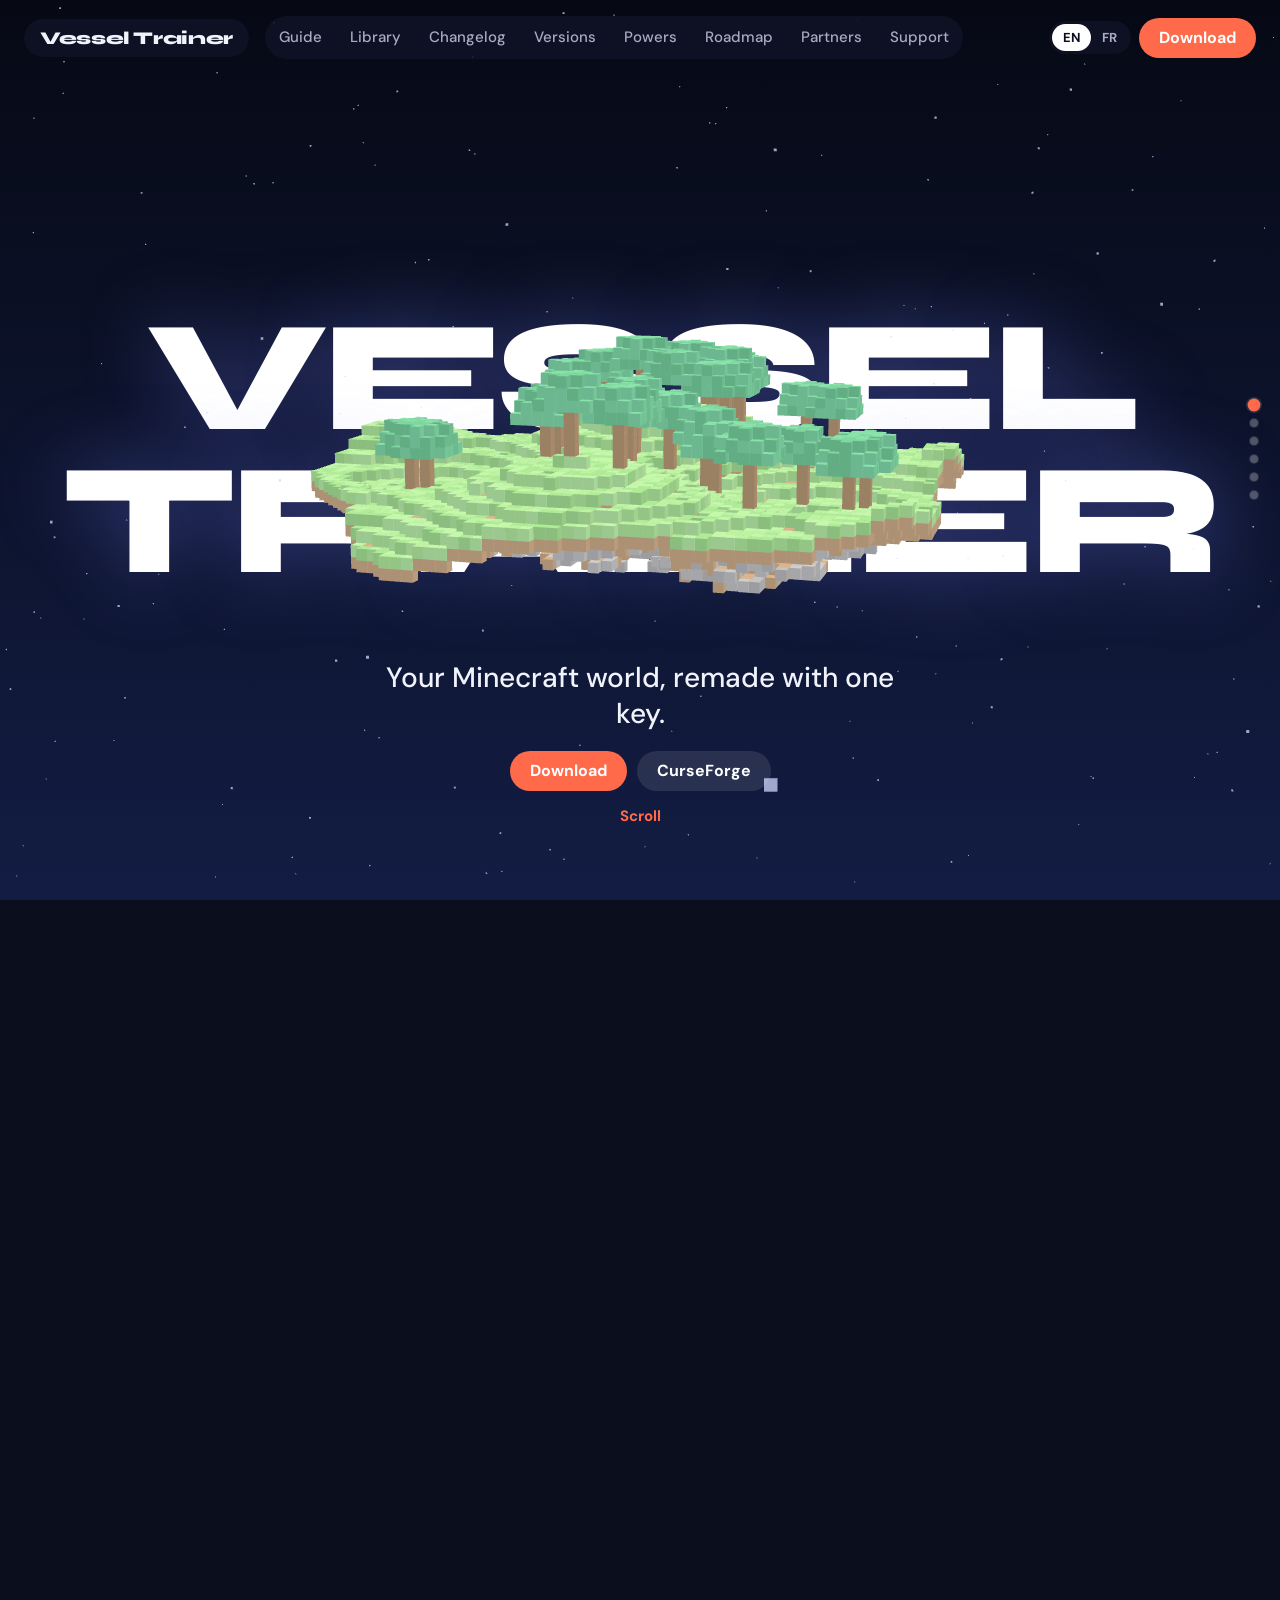
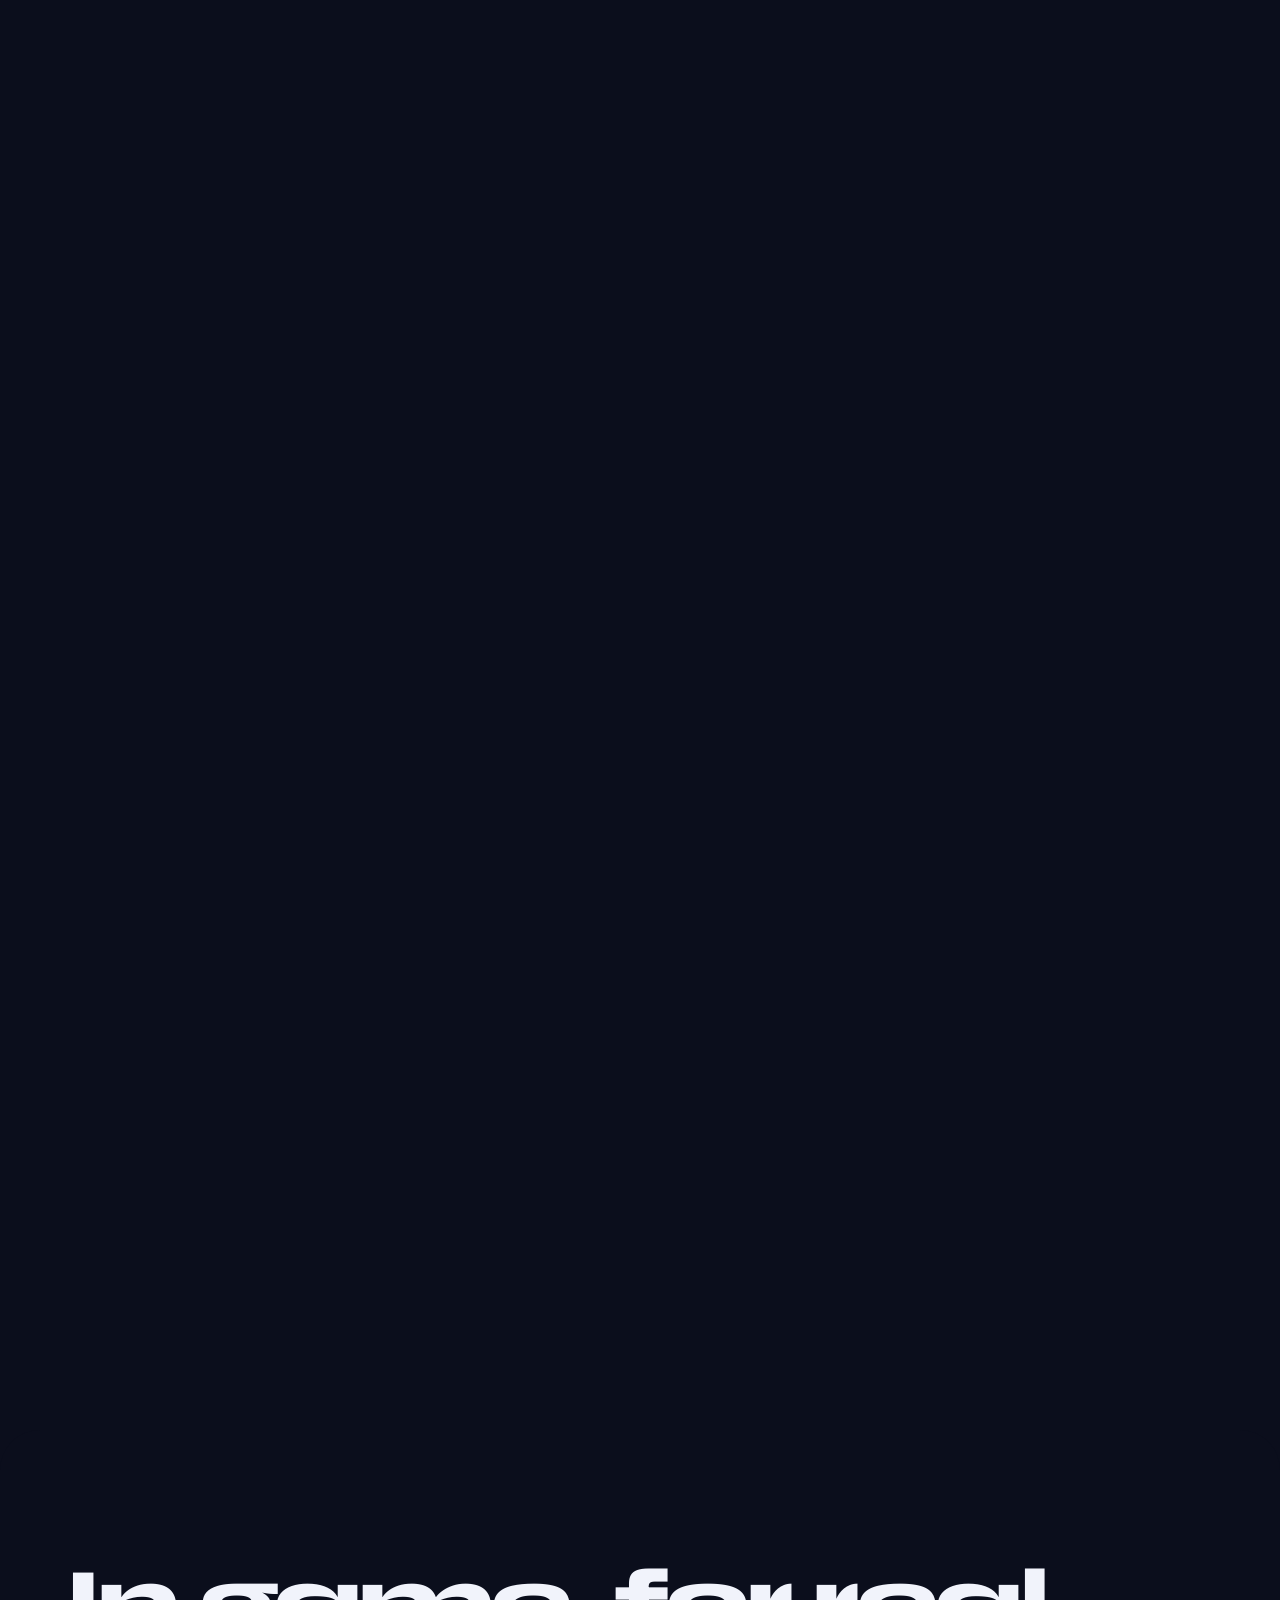
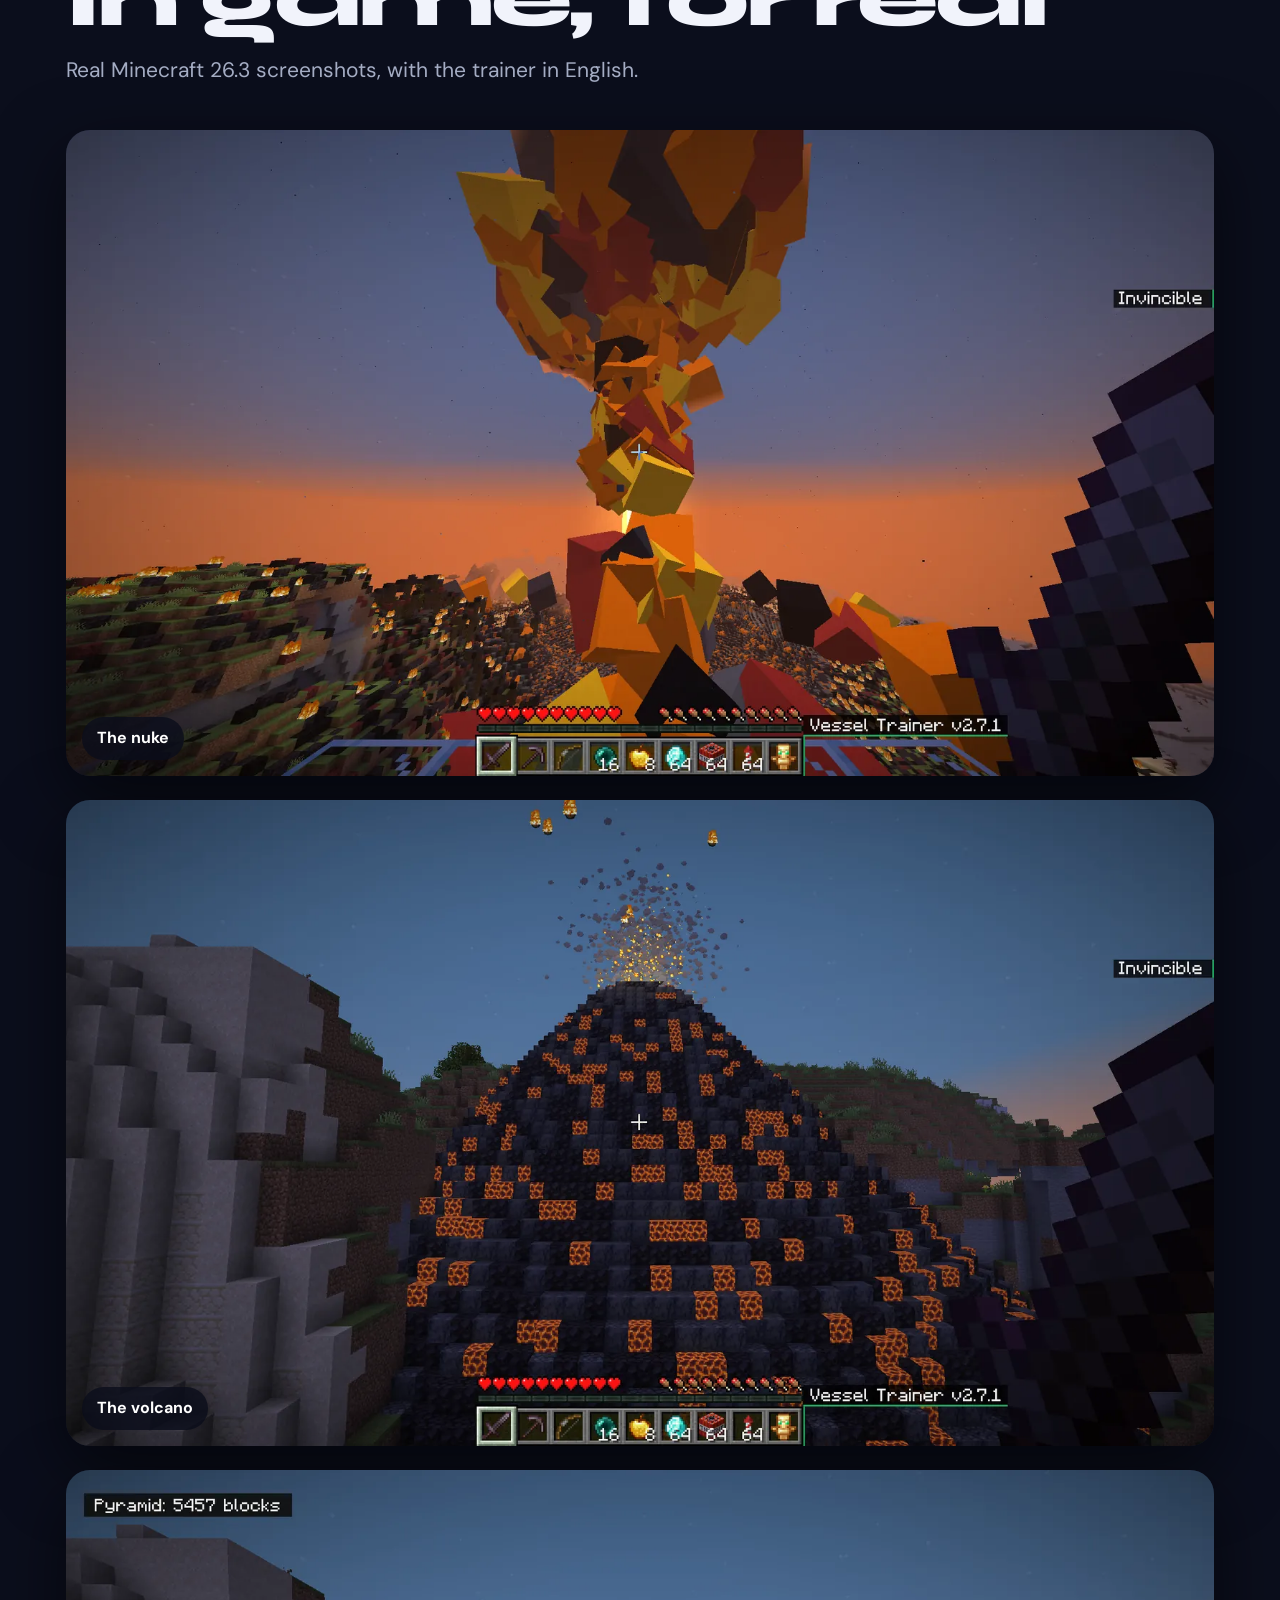
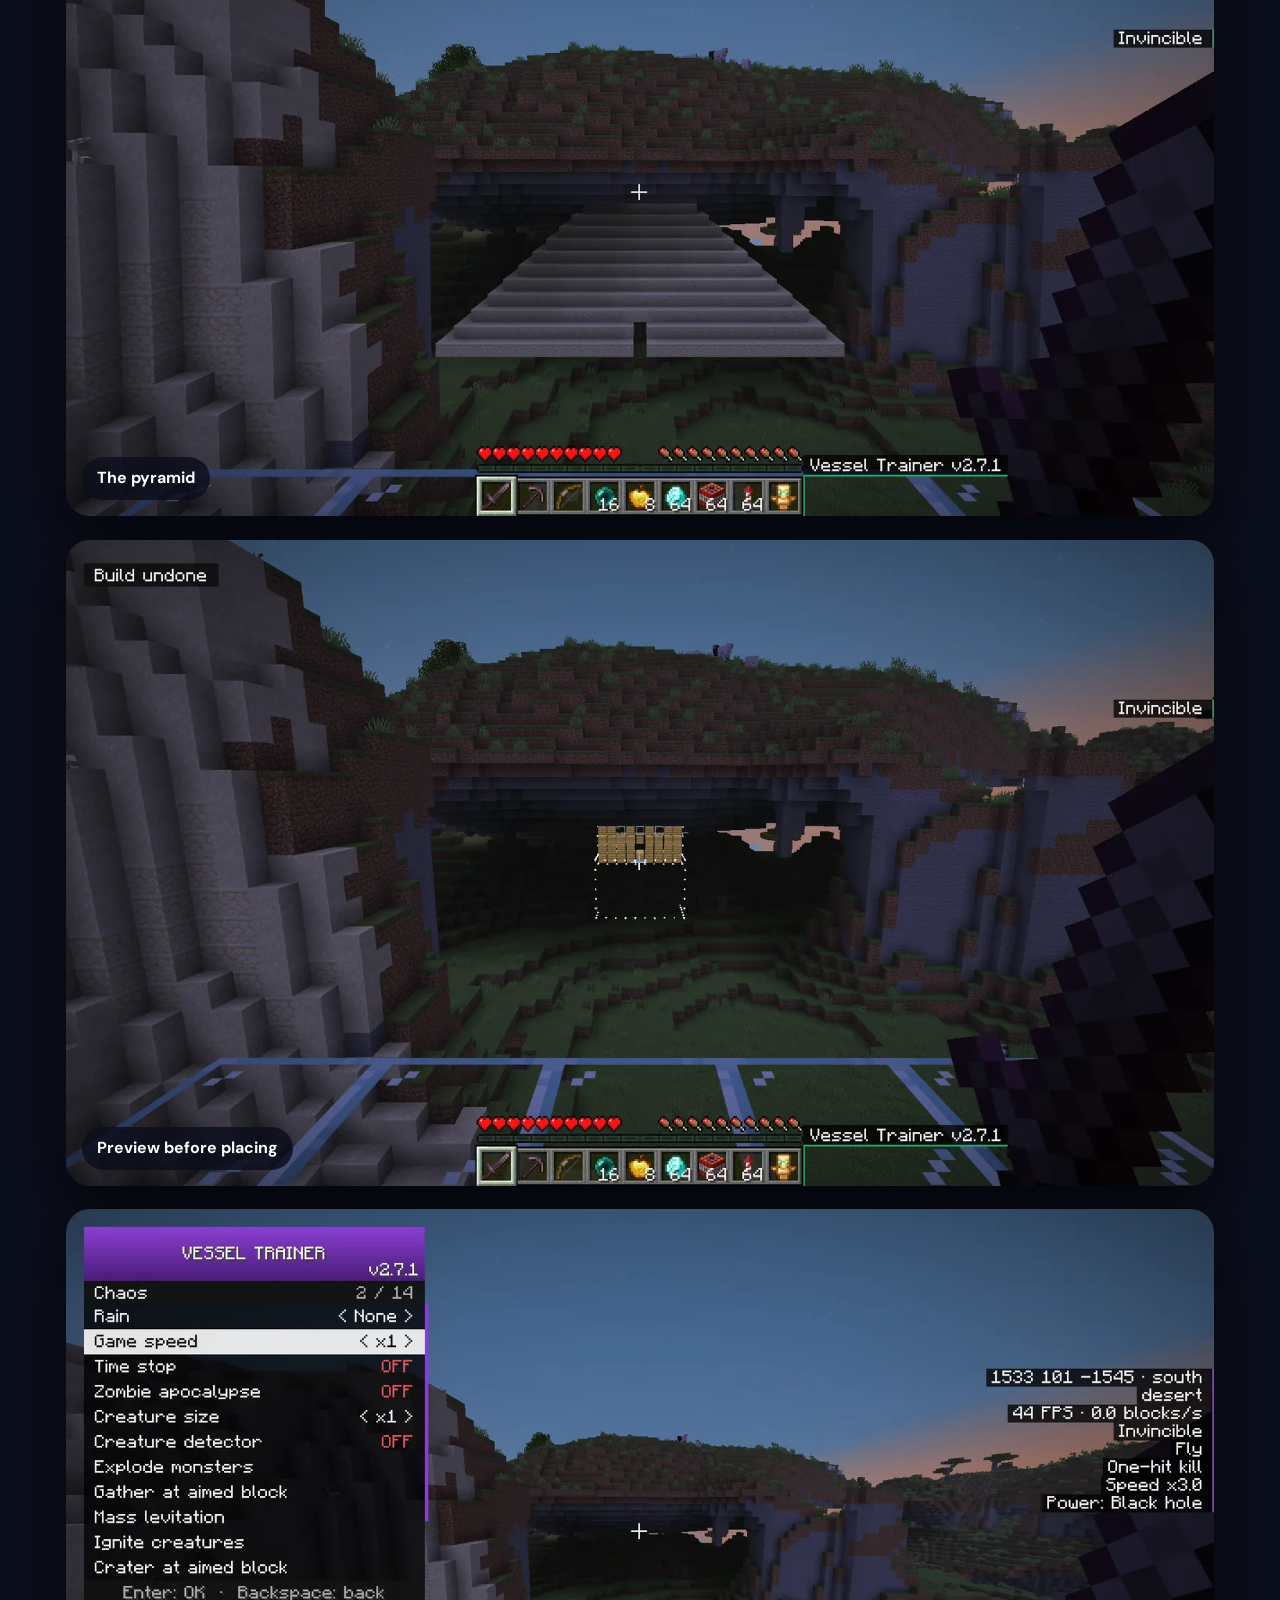
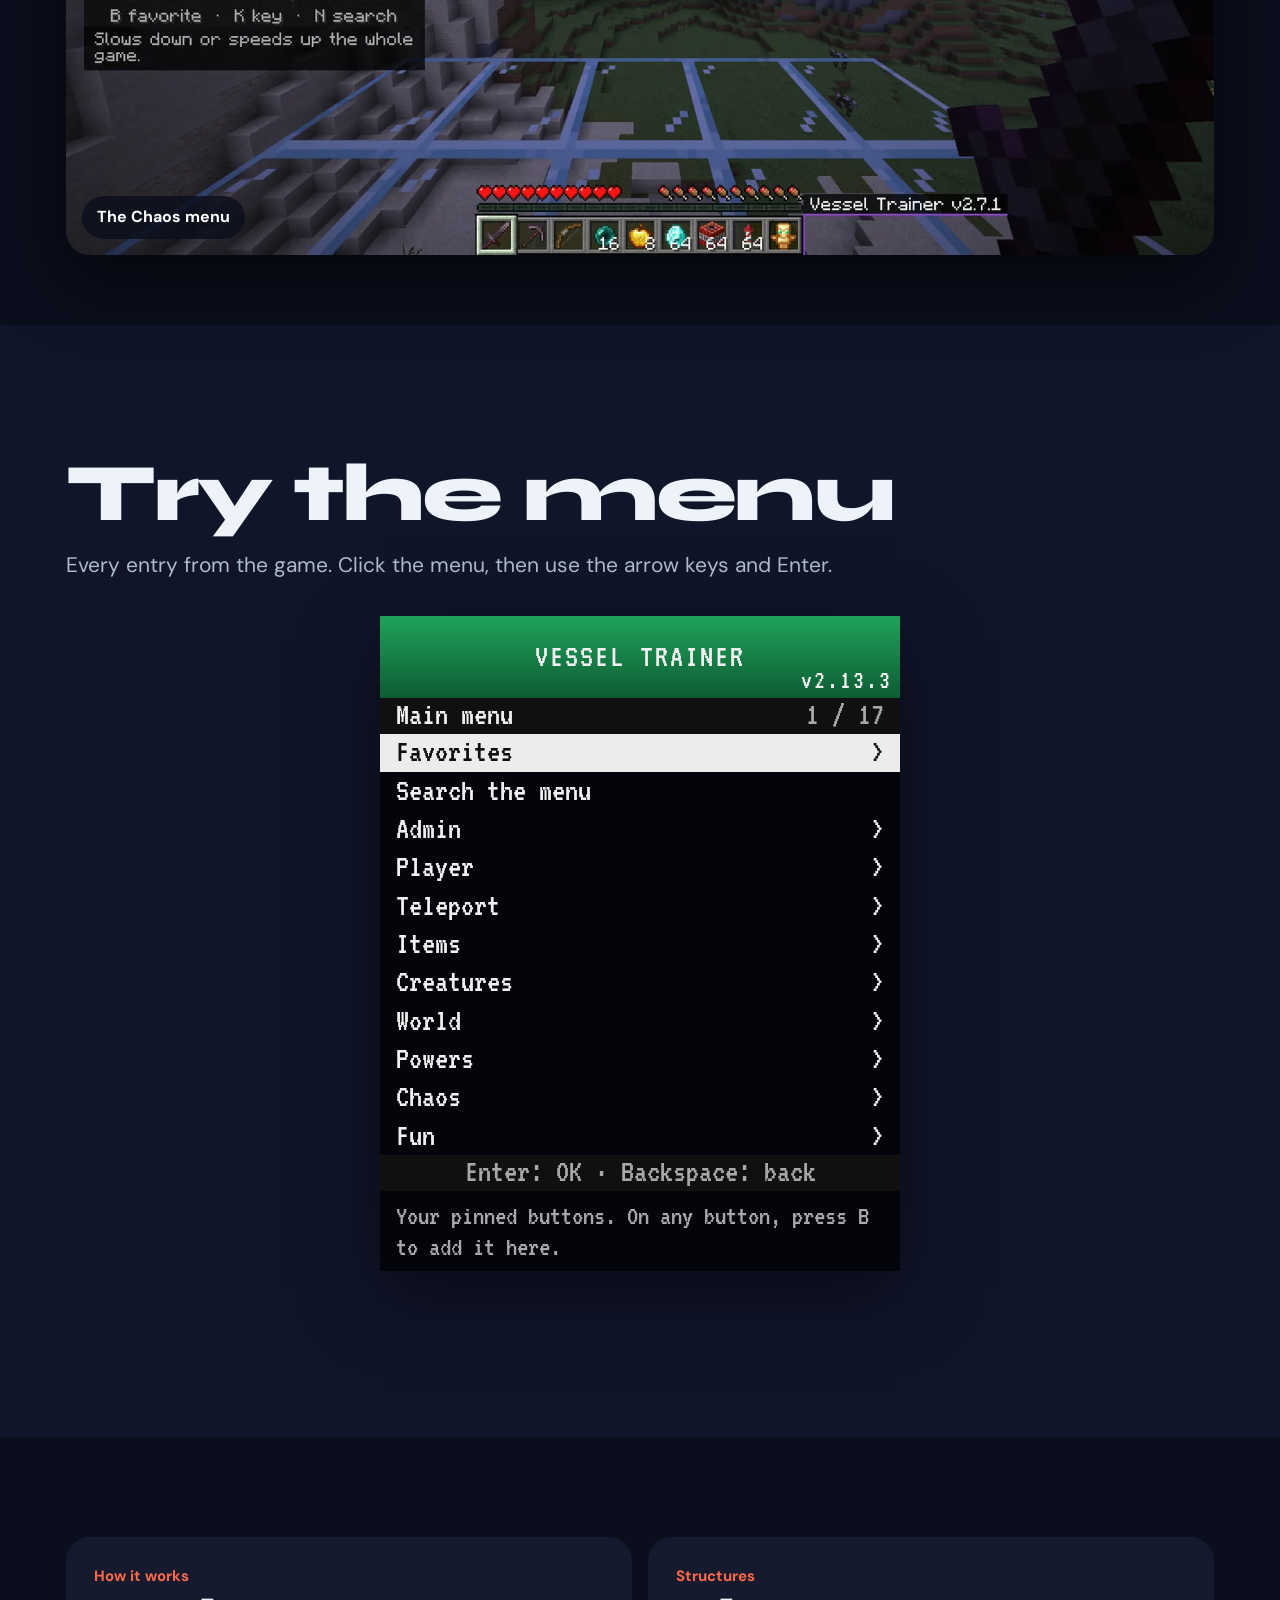
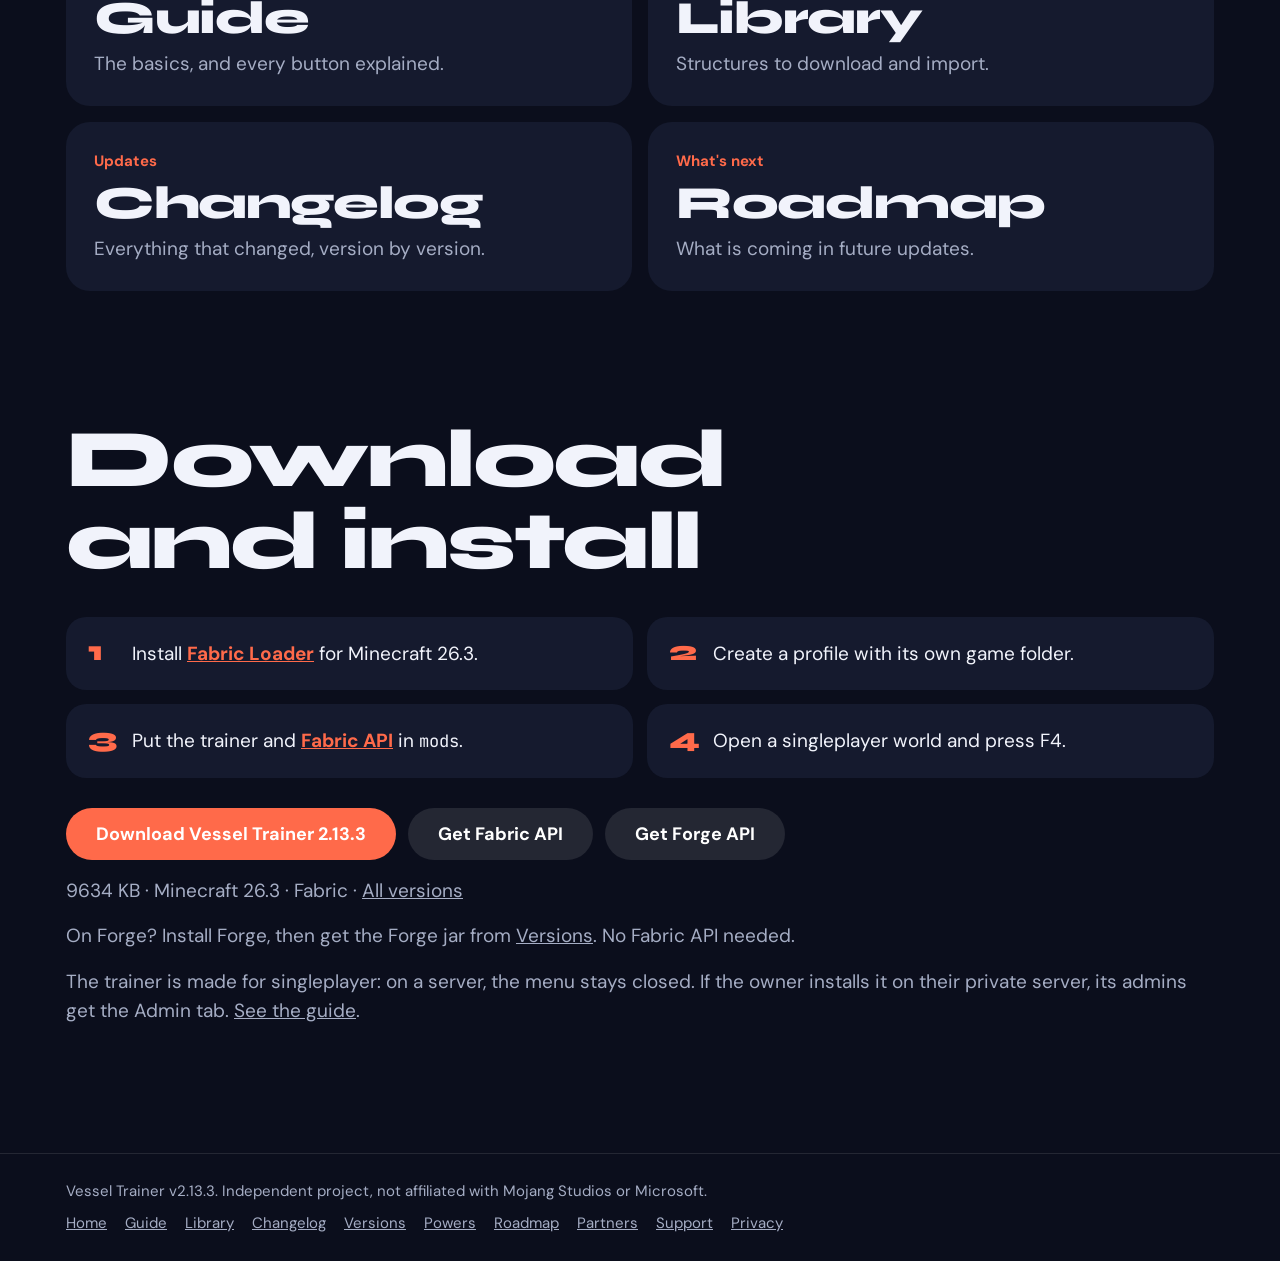
<file: index.html>
<!doctype html>
<html lang="en">
<head>
<meta charset="utf-8">
<meta name="viewport" content="width=device-width, initial-scale=1, viewport-fit=cover">
<title>Vessel Trainer</title>
<meta name="description" content="Vessel Trainer: a 334-command menu for your Minecraft 26.3 singleplayer world.">
<link rel="icon" type="image/png" href="assets/img/favicon.png">
<link rel="stylesheet" href="assets/css/style.css?v=8cb9c6679a">
</head>
<body>
<div class="sky" aria-hidden="true"></div>
<h1 class="title" id="title" aria-label="Vessel Trainer"><span aria-hidden="true">VESSEL</span><span aria-hidden="true">TRAINER</span></h1>
<canvas id="world" aria-hidden="true"></canvas>

<nav class="nav" aria-label="Main navigation" data-fr-aria="Navigation principale">
  <a class="brand" href="#top">Vessel Trainer</a>
  <div class="nav-links">
    <a href="guide.html">Guide</a>
    <a href="library.html" data-fr="Bibliothèque">Library</a>
    <a href="changelog.html">Changelog</a>
    <a href="versions.html">Versions</a>
    <a href="powers.html" data-fr="Pouvoirs">Powers</a>
    <a href="roadmap.html">Roadmap</a>
    <a href="partners.html" data-fr="Partenaires">Partners</a><a href="support.html" data-fr="Soutenir">Support</a>
  </div>
  <div class="nav-right">
    <div class="lang" role="group" aria-label="Language">
      <button type="button" data-lang="en">EN</button>
      <button type="button" data-lang="fr">FR</button>
    </div>
    <a class="pill" href="#install" data-fr="Télécharger">Download</a>
  </div>
</nav>

<div class="dots" id="dots" aria-hidden="true"></div>

<main id="top">
  <div id="story">
    <section class="chapter hero-ch">
      <div class="copy">
        <p class="lead" data-fr="Ton monde Minecraft, refait d'une seule touche.">Your Minecraft world, remade with one key.</p>
        <div class="hero-dl">
          <a class="pill" href="downloads/vesseltrainer-2.13.3.jar" download data-fr="Télécharger">Download</a>
          <a class="pill quiet" data-store="curseforge">CurseForge</a>
          <a class="pill quiet" data-store="modrinth">Modrinth</a>
        </div>
        <p class="hint" data-fr="Fais défiler">Scroll</p>
      </div>
    </section>

    <section class="chapter right">
      <div class="copy">
        <p class="tag" data-fr="Construction">Build</p>
        <h2 data-fr="Une pyramide en un appui">A pyramid in one press</h2>
        <p data-fr="5 457 blocs posés d'un coup. Capture tes constructions, importe celles des autres, prévisualise, puis annule ou rétablis.">5,457 blocks placed at once. Capture your builds, import others', preview them, then undo or redo.</p>
      </div>
    </section>

    <section class="chapter left">
      <div class="copy">
        <p class="tag" data-fr="Catastrophes">Disasters</p>
        <h2 data-fr="Appelle la tempête">Call the storm</h2>
        <p data-fr="Tornade, séisme, volcan, météorite géante. Le terrain change pour de bon.">Tornado, earthquake, volcano, giant meteorite. The land changes for good.</p>
      </div>
    </section>

    <section class="chapter right night">
      <div class="copy">
        <p class="tag" data-fr="Pouvoirs">Powers</p>
        <h2 data-fr="48 pouvoirs sur une touche">48 powers on one key</h2>
        <p data-fr="Trou noir, dragon de feu, supernova, clones. Choisis-en un et appuie sur R.">Black hole, fire dragon, supernova, clones. Pick one and press R.</p>
      </div>
    </section>

    <section class="chapter left night">
      <div class="copy">
        <p class="tag" data-fr="La bombe">The nuke</p>
        <h2 data-fr="La grosse">The big one</h2>
        <p data-fr="Un cratère jusqu'à 130 blocs de rayon, une onde de choc et un champignon de plus de 300 blocs géants.">A crater up to a 130-block radius, a shockwave and a mushroom cloud of over 300 giant blocks.</p>
      </div>
    </section>

    <section class="chapter right">
      <div class="copy">
        <p class="tag" data-fr="Voici Vess">Meet Vess</p>
        <h2 data-fr="Vess contient tout">Vess holds it all</h2>
        <p data-fr="Vess est une fiole vivante. À l'intérieur : 334 commandes pour ton monde solo.">Vess is a living flask. Inside: 334 commands for your singleplayer world.</p>
        <a class="pill big" href="#install" data-fr="Télécharger">Download</a>
      </div>
    </section>
  </div>

  <div class="solid">
    <section class="shots" id="shots">
      <div class="wrap">
        <h2 data-fr="En jeu, pour de vrai">In game, for real</h2>
        <p class="sub" data-fr="Captures réelles de Minecraft 26.3, avec le trainer en français.">Real Minecraft 26.3 screenshots, with the trainer in English.</p>
      </div>
      <div class="wrap stack">
        <figure class="card"><img loading="lazy" data-shot="bombe_3" src="assets/img/en/bombe_3.webp" width="1600" height="900" alt="A mushroom cloud over a burning plain at dusk." data-fr-alt="Un champignon atomique au-dessus d'une plaine en feu au crépuscule."><figcaption data-fr="La bombe">The nuke</figcaption></figure>
        <figure class="card"><img loading="lazy" data-shot="volcan" src="assets/img/en/volcan.webp" width="1600" height="900" alt="A volcano erupting." data-fr-alt="Un volcan en éruption."><figcaption data-fr="Le volcan">The volcano</figcaption></figure>
        <figure class="card"><img loading="lazy" data-shot="pyramide" src="assets/img/en/pyramide.webp" width="1600" height="900" alt="A pyramid built next to a desert village." data-fr-alt="Une pyramide construite près d'un village du désert."><figcaption data-fr="La pyramide">The pyramid</figcaption></figure>
        <figure class="card"><img loading="lazy" data-shot="apercu" src="assets/img/en/apercu.webp" width="1600" height="900" alt="A preview of a captured building hovering over the ground before it is placed." data-fr-alt="L'aperçu d'un bâtiment capturé, posé au sol avant d'être placé."><figcaption data-fr="L'aperçu avant de placer">Preview before placing</figcaption></figure>
        <figure class="card"><img loading="lazy" data-shot="chaos" src="assets/img/en/chaos.webp" width="1600" height="900" alt="The Chaos menu with the purple theme." data-fr-alt="Le menu Chaos avec le thème violet."><figcaption data-fr="Le menu Chaos">The Chaos menu</figcaption></figure>
      </div>
    </section>

    <section class="try" id="try">
      <div class="wrap">
        <h2 data-fr="Essaie le menu">Try the menu</h2>
        <p class="sub" data-fr="Toutes les entrées du jeu. Clique sur le menu puis utilise les flèches et Entrée.">Every entry from the game. Click the menu, then use the arrow keys and Enter.</p>
        <div class="stage" id="stage" tabindex="0" role="application" aria-label="Menu demo. Arrow keys to navigate, Enter to select, Backspace to go back." data-fr-aria="Démonstration du menu. Flèches pour naviguer, Entrée pour valider, Effacer pour revenir.">
          <div class="vt" id="vt"></div>
          <div class="vt-flash" id="vtFlash"></div>
          <div class="vt-count" id="vtCount"></div>
        </div>
        <div class="pad" aria-label="Touch controls" data-fr-aria="Commandes tactiles">
          <button type="button" data-k="ArrowUp" aria-label="Up" data-fr-aria="Haut">↑</button>
          <button type="button" data-k="ArrowDown" aria-label="Down" data-fr-aria="Bas">↓</button>
          <button type="button" data-k="ArrowLeft" aria-label="Previous value" data-fr-aria="Valeur précédente">←</button>
          <button type="button" data-k="ArrowRight" aria-label="Next value" data-fr-aria="Valeur suivante">→</button>
          <button type="button" data-k="Enter" aria-label="Select" data-fr-aria="Valider">OK</button>
          <button type="button" data-k="Backspace" aria-label="Back" data-fr-aria="Retour">⌫</button>
        </div>
      </div>
    </section>

    <section class="more">
      <div class="wrap more-grid">
        <a class="more-card" href="guide.html"><span data-fr="Mode d'emploi">How it works</span><b>Guide</b><i data-fr="Les bases et tous les boutons expliqués.">The basics, and every button explained.</i></a>
        <a class="more-card" href="library.html"><span>Structures</span><b data-fr="Bibliothèque">Library</b><i data-fr="Des structures à télécharger et à importer.">Structures to download and import.</i></a>
        <a class="more-card" href="changelog.html"><span data-fr="Mises à jour">Updates</span><b>Changelog</b><i data-fr="Tout ce qui a changé, version par version.">Everything that changed, version by version.</i></a>
        <a class="more-card" href="roadmap.html"><span data-fr="La suite">What's next</span><b>Roadmap</b><i data-fr="Ce qui arrive dans les prochaines mises à jour.">What is coming in future updates.</i></a>
      </div>
    </section>

    <section class="install" id="install">
      <div class="wrap">
        <h2 data-fr="Télécharger et installer">Download and install</h2>
        <ol class="steps">
          <li data-fr="Installe <a href=&quot;https://fabricmc.net/use/installer/&quot;>Fabric Loader</a> pour Minecraft 26.3.">Install <a href="https://fabricmc.net/use/installer/">Fabric Loader</a> for Minecraft 26.3.</li>
          <li data-fr="Crée un profil avec son propre dossier de jeu.">Create a profile with its own game folder.</li>
          <li data-fr="Mets le trainer et <a href=&quot;https://modrinth.com/mod/fabric-api&quot;>Fabric API</a> dans <code>mods</code>.">Put the trainer and <a href="https://modrinth.com/mod/fabric-api">Fabric API</a> in <code>mods</code>.</li>
          <li data-fr="Ouvre un monde solo et appuie sur F4.">Open a singleplayer world and press F4.</li>
        </ol>
        <div class="downloads">
          <a class="pill big" id="downloadJar" href="downloads/vesseltrainer-2.13.3.jar" download data-fr="Télécharger Vessel Trainer 2.13.3">Download Vessel Trainer 2.13.3</a>
          <a class="pill big quiet" href="https://modrinth.com/mod/fabric-api" data-fr="Récupérer Fabric API">Get Fabric API</a>
          <a class="pill big quiet" href="https://files.minecraftforge.net/net/minecraftforge/forge/" data-fr="Récupérer Forge API">Get Forge API</a>
        </div>
        <p class="note">9634 KB · Minecraft 26.3 · Fabric · <a href="versions.html" data-fr="Toutes les versions">All versions</a></p>
        <p class="note" data-fr="Sur Forge ? Installe Forge, puis prends le jar Forge dans <a href=&quot;versions.html&quot;>Versions</a>. Pas besoin de Fabric API.">On Forge? Install Forge, then get the Forge jar from <a href="versions.html">Versions</a>. No Fabric API needed.</p>
        <p class="note" data-fr="Le trainer est fait pour le solo : sur un serveur, le menu reste fermé. Si le propriétaire l'installe sur son serveur privé, ses admins ont l'onglet Admin. <a href=&quot;guide.html#admin&quot;>Voir le guide</a>.">The trainer is made for singleplayer: on a server, the menu stays closed. If the owner installs it on their private server, its admins get the Admin tab. <a href="guide.html#admin">See the guide</a>.</p>
      </div>
    </section>

    <footer class="foot">
  <div class="wrap foot-in">
    <span data-fr="Vessel Trainer v2.13.3. Projet indépendant, non affilié à Mojang Studios ni à Microsoft.">Vessel Trainer v2.13.3. Independent project, not affiliated with Mojang Studios or Microsoft.</span>
    <span class="foot-links"><a href="#top" data-fr="Accueil">Home</a><a href="guide.html">Guide</a><a href="library.html" data-fr="Bibliothèque">Library</a><a href="changelog.html">Changelog</a><a href="versions.html">Versions</a><a href="powers.html" data-fr="Pouvoirs">Powers</a><a href="roadmap.html">Roadmap</a><a href="partners.html" data-fr="Partenaires">Partners</a><a href="support.html" data-fr="Soutenir">Support</a><a href="privacy.html" data-fr="Confidentialité">Privacy</a></span>
  </div>
</footer>
  </div>
</main>

<script src="assets/js/vendor/three.min.js?v=3b3a1c97de"></script>
<script src="assets/js/vendor/gsap.min.js?v=28033e449a"></script>
<script src="assets/js/vendor/ScrollTrigger.min.js?v=ad33c2df9a"></script>
<script src="assets/js/vendor/lenis.min.js?v=b2958f142f"></script>
<script src="assets/js/lang.js?v=766214369f"></script>
<script src="assets/js/menu-data.js?v=fa72b974bd"></script>
<script src="assets/js/vess.js?v=04c6b9b6e1"></script>
<script src="assets/js/data.js?v=85277a6fb2"></script>
<script src="assets/js/main.js?v=349796317e"></script>
</body>
</html>
</file>
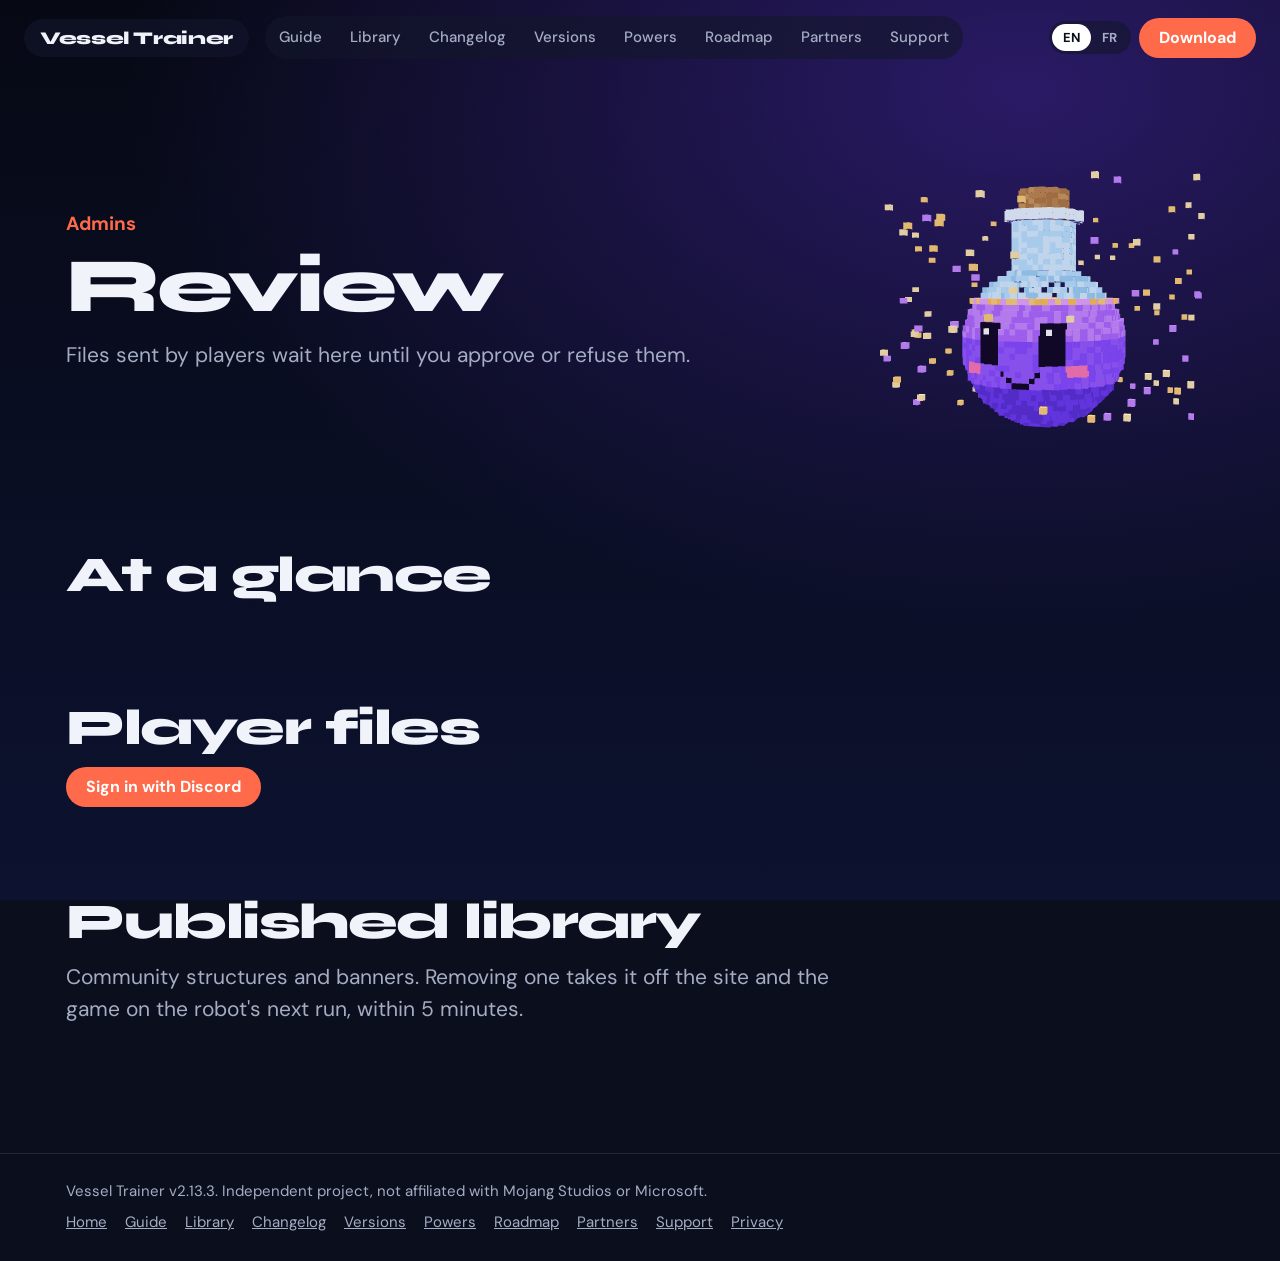
<file: admin.html>
<!doctype html>
<html lang="en">
<head>
<meta charset="utf-8">
<meta name="viewport" content="width=device-width, initial-scale=1, viewport-fit=cover">
<title>Vessel Trainer Review</title>
<meta name="description" content="Files sent by players wait here until you approve or refuse them.">
<meta name="robots" content="noindex">
<link rel="icon" type="image/png" href="assets/img/favicon.png">
<link rel="stylesheet" href="assets/css/style.css?v=8cb9c6679a">
</head>
<body class="page">
<div class="sky" aria-hidden="true"></div>
<nav class="nav" aria-label="Main navigation" data-fr-aria="Navigation principale">
  <a class="brand" href="index.html">Vessel Trainer</a>
  <div class="nav-links">
    <a href="guide.html">Guide</a>
    <a href="library.html" data-fr="Bibliothèque">Library</a>
    <a href="changelog.html">Changelog</a>
    <a href="versions.html">Versions</a>
    <a href="powers.html" data-fr="Pouvoirs">Powers</a>
    <a href="roadmap.html">Roadmap</a>
    <a href="partners.html" data-fr="Partenaires">Partners</a><a href="support.html" data-fr="Soutenir">Support</a>
  </div>
  <div class="nav-right">
    <div class="lang" role="group" aria-label="Language">
      <button type="button" data-lang="en">EN</button>
      <button type="button" data-lang="fr">FR</button>
    </div>
    <a class="pill" href="index.html#install" data-fr="Télécharger">Download</a>
  </div>
</nav>
<main class="page-main">
  <div class="wrap">
    <header class="page-top">
      <div class="page-head">
        <p class="kicker" data-fr="Admins">Admins</p>
        <h1 class="page-title" data-fr="Vérification">Review</h1>
        <p class="sub" data-fr="Les fichiers envoyés par les joueurs attendent ici que tu les valides ou les refuses.">Files sent by players wait here until you approve or refuse them.</p>
      </div>
      <canvas id="vess" aria-hidden="true"></canvas>
    </header>

    <section class="doc">
      <h2 data-fr="En un coup d'œil">At a glance</h2>
      <div class="admin-stats" id="adminStats"></div>
    </section>
    <section class="doc">
      <h2 data-fr="Envois des joueurs">Player files</h2>
      <div id="review"></div>
    </section>
    <section class="doc">
      <h2 data-fr="Bibliothèque publiée">Published library</h2>
      <p class="sub" data-fr="Les structures et bannières de la communauté. Retirer en enlève une du site et du jeu au prochain passage du robot, sous 5 minutes.">Community structures and banners. Removing one takes it off the site and the game on the robot's next run, within 5 minutes.</p>
      <div class="admin-list" id="publishedList"></div>
    </section>
  </div>
</main>
<footer class="foot">
  <div class="wrap foot-in">
    <span data-fr="Vessel Trainer v2.13.3. Projet indépendant, non affilié à Mojang Studios ni à Microsoft.">Vessel Trainer v2.13.3. Independent project, not affiliated with Mojang Studios or Microsoft.</span>
    <span class="foot-links"><a href="index.html" data-fr="Accueil">Home</a><a href="guide.html">Guide</a><a href="library.html" data-fr="Bibliothèque">Library</a><a href="changelog.html">Changelog</a><a href="versions.html">Versions</a><a href="powers.html" data-fr="Pouvoirs">Powers</a><a href="roadmap.html">Roadmap</a><a href="partners.html" data-fr="Partenaires">Partners</a><a href="support.html" data-fr="Soutenir">Support</a><a href="privacy.html" data-fr="Confidentialité">Privacy</a></span>
  </div>
</footer>
<script src="assets/js/vendor/three.min.js?v=3b3a1c97de"></script>
<script src="assets/js/vendor/gsap.min.js?v=28033e449a"></script>
<script src="assets/js/vendor/lenis.min.js?v=b2958f142f"></script>
<script src="assets/js/lang.js?v=766214369f"></script>
<script src="assets/js/vess.js?v=04c6b9b6e1"></script>
<script src="assets/js/data.js?v=85277a6fb2"></script>
<script src="assets/js/vendor/supabase.min.js?v=96277ec00e"></script>
<script src="assets/js/account.js?v=6cd736e3d2"></script>
<script src="assets/js/admin.js?v=2b6dd9f41d"></script>
<script src="assets/js/pages.js?v=c3deb91f3d"></script>
</body>
</html>
</file>
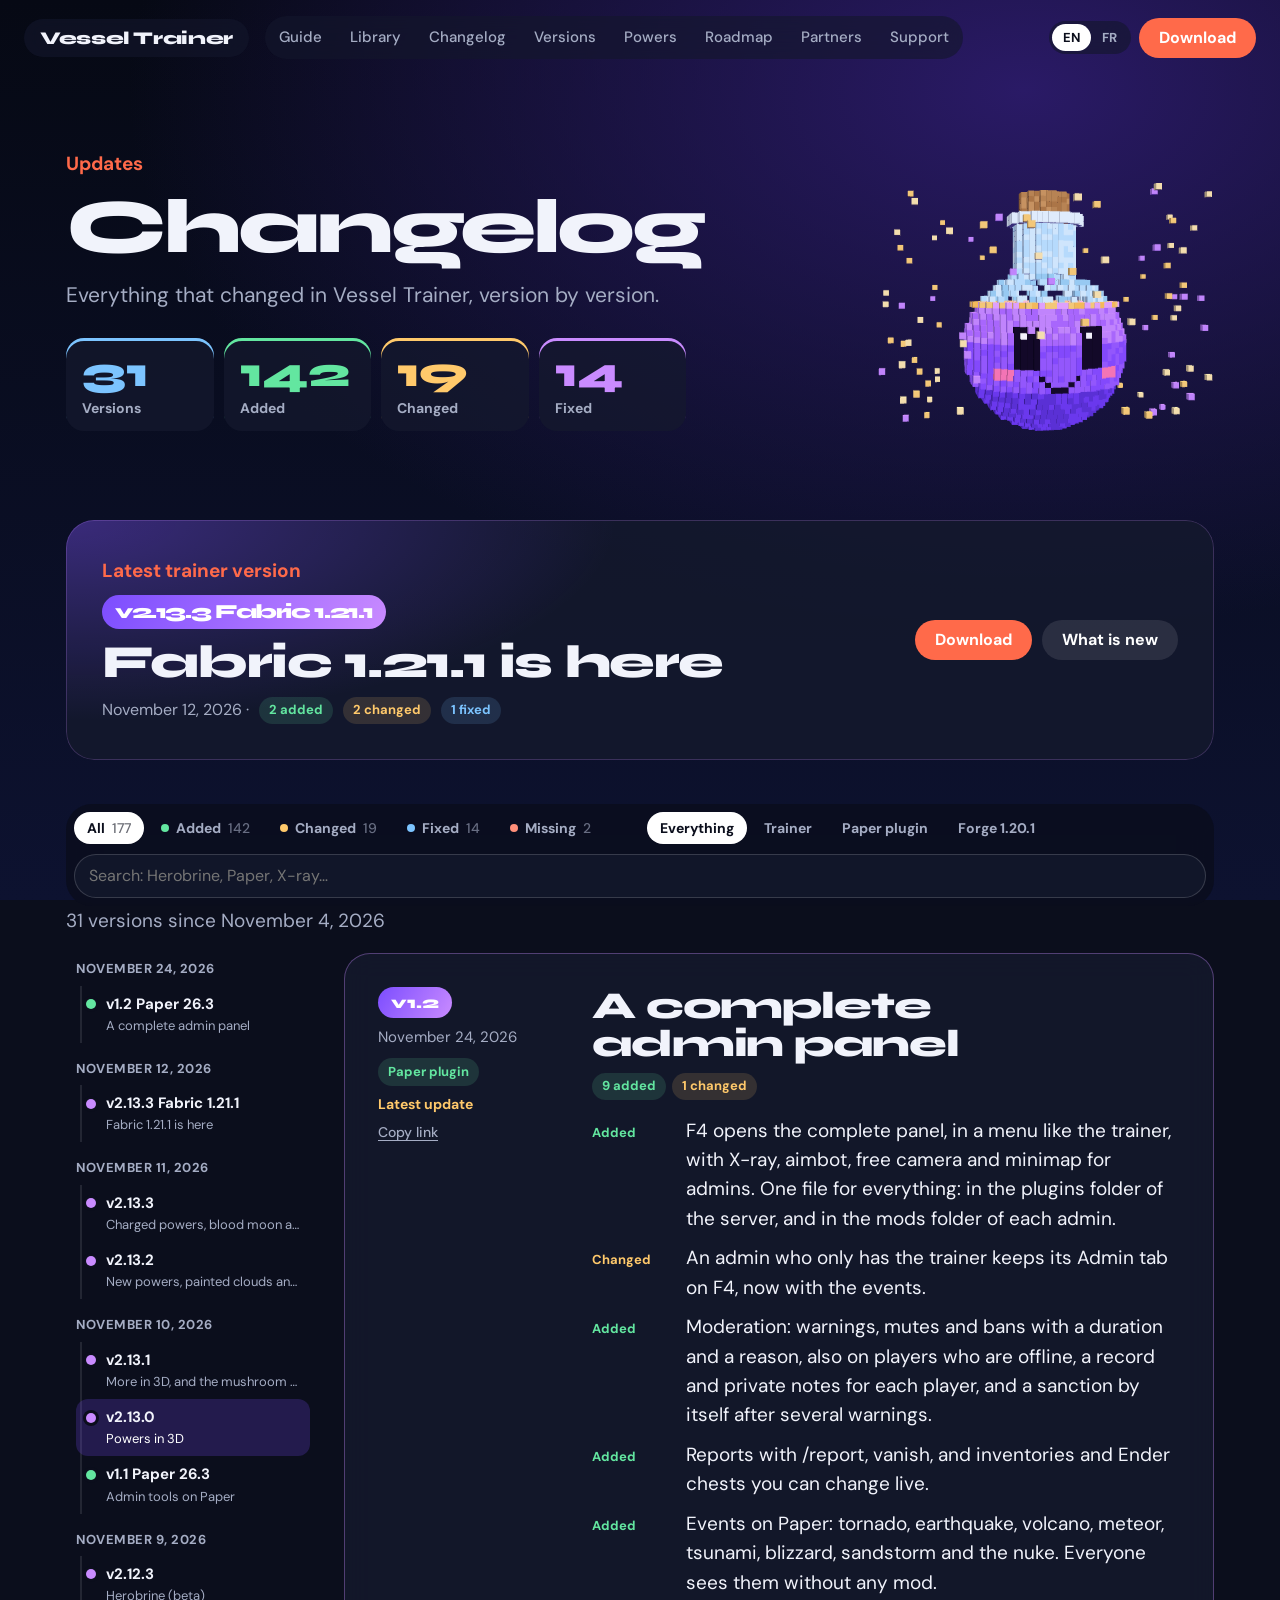
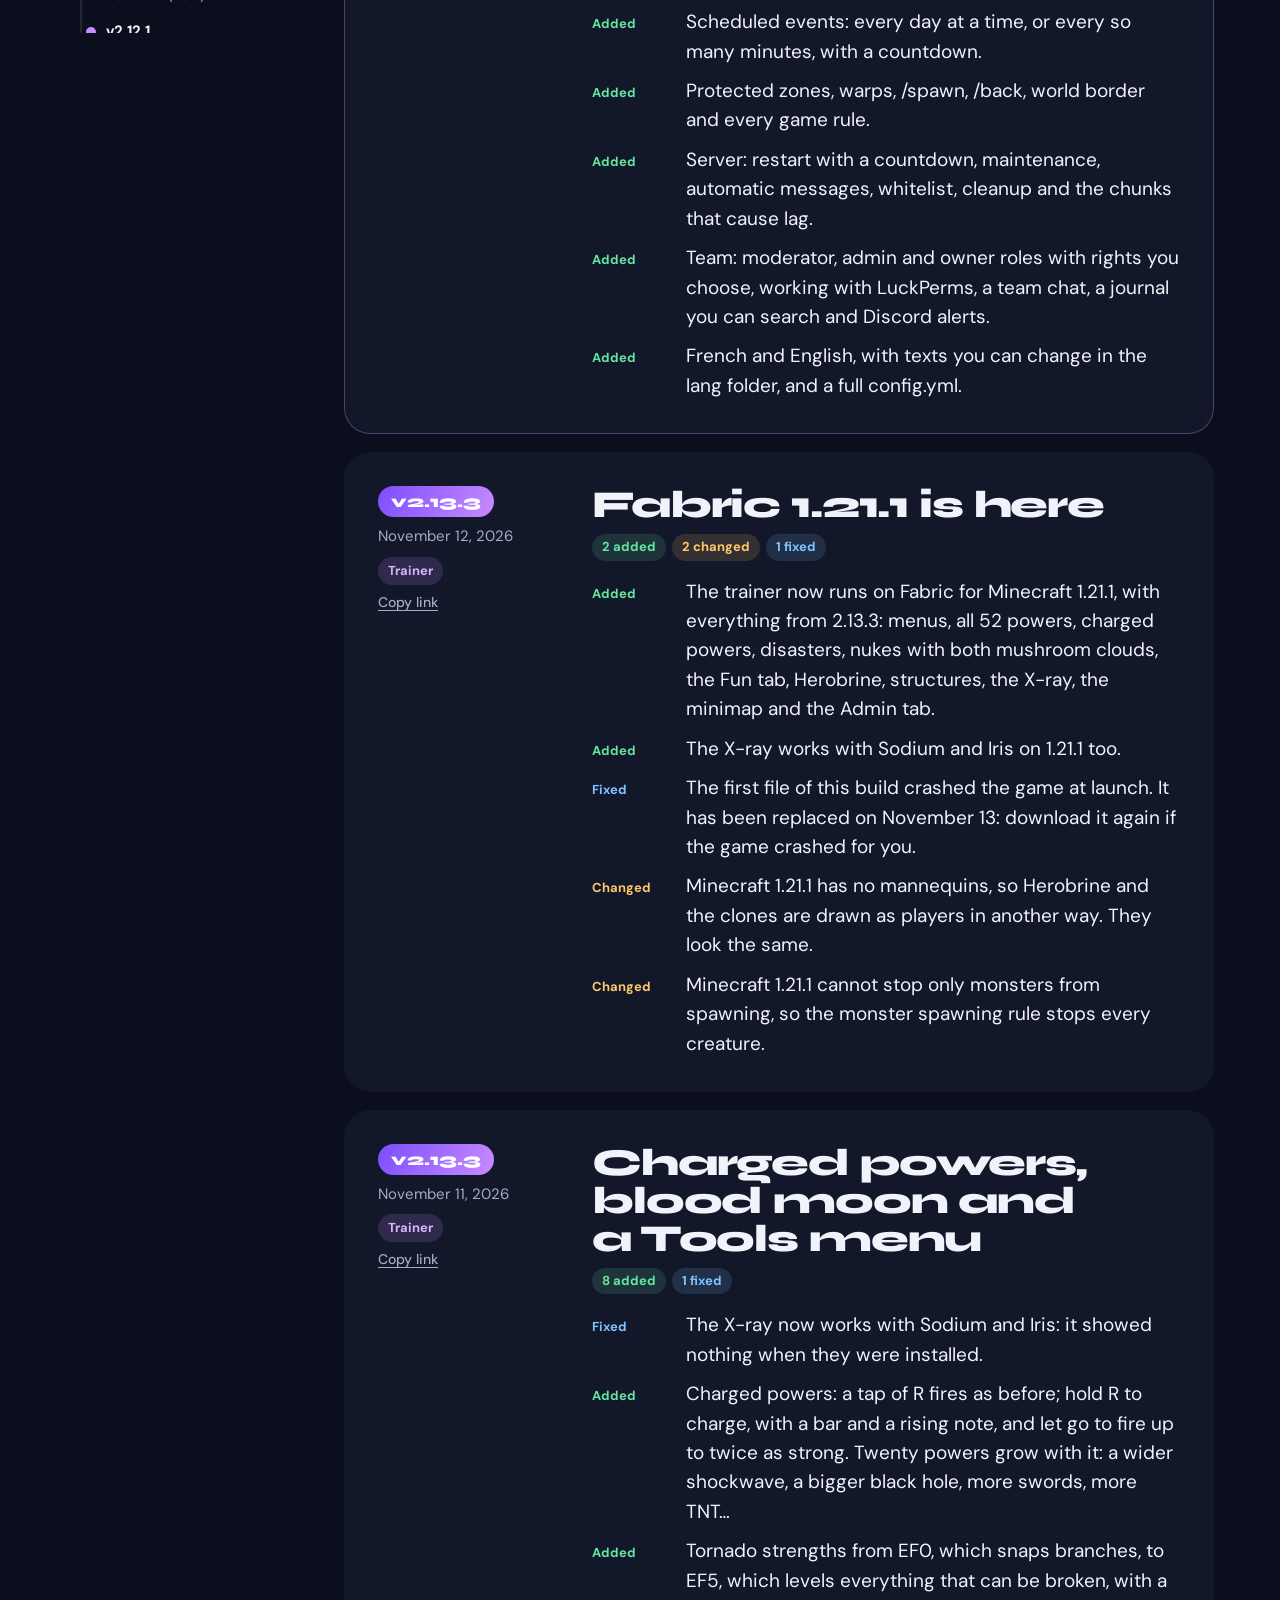
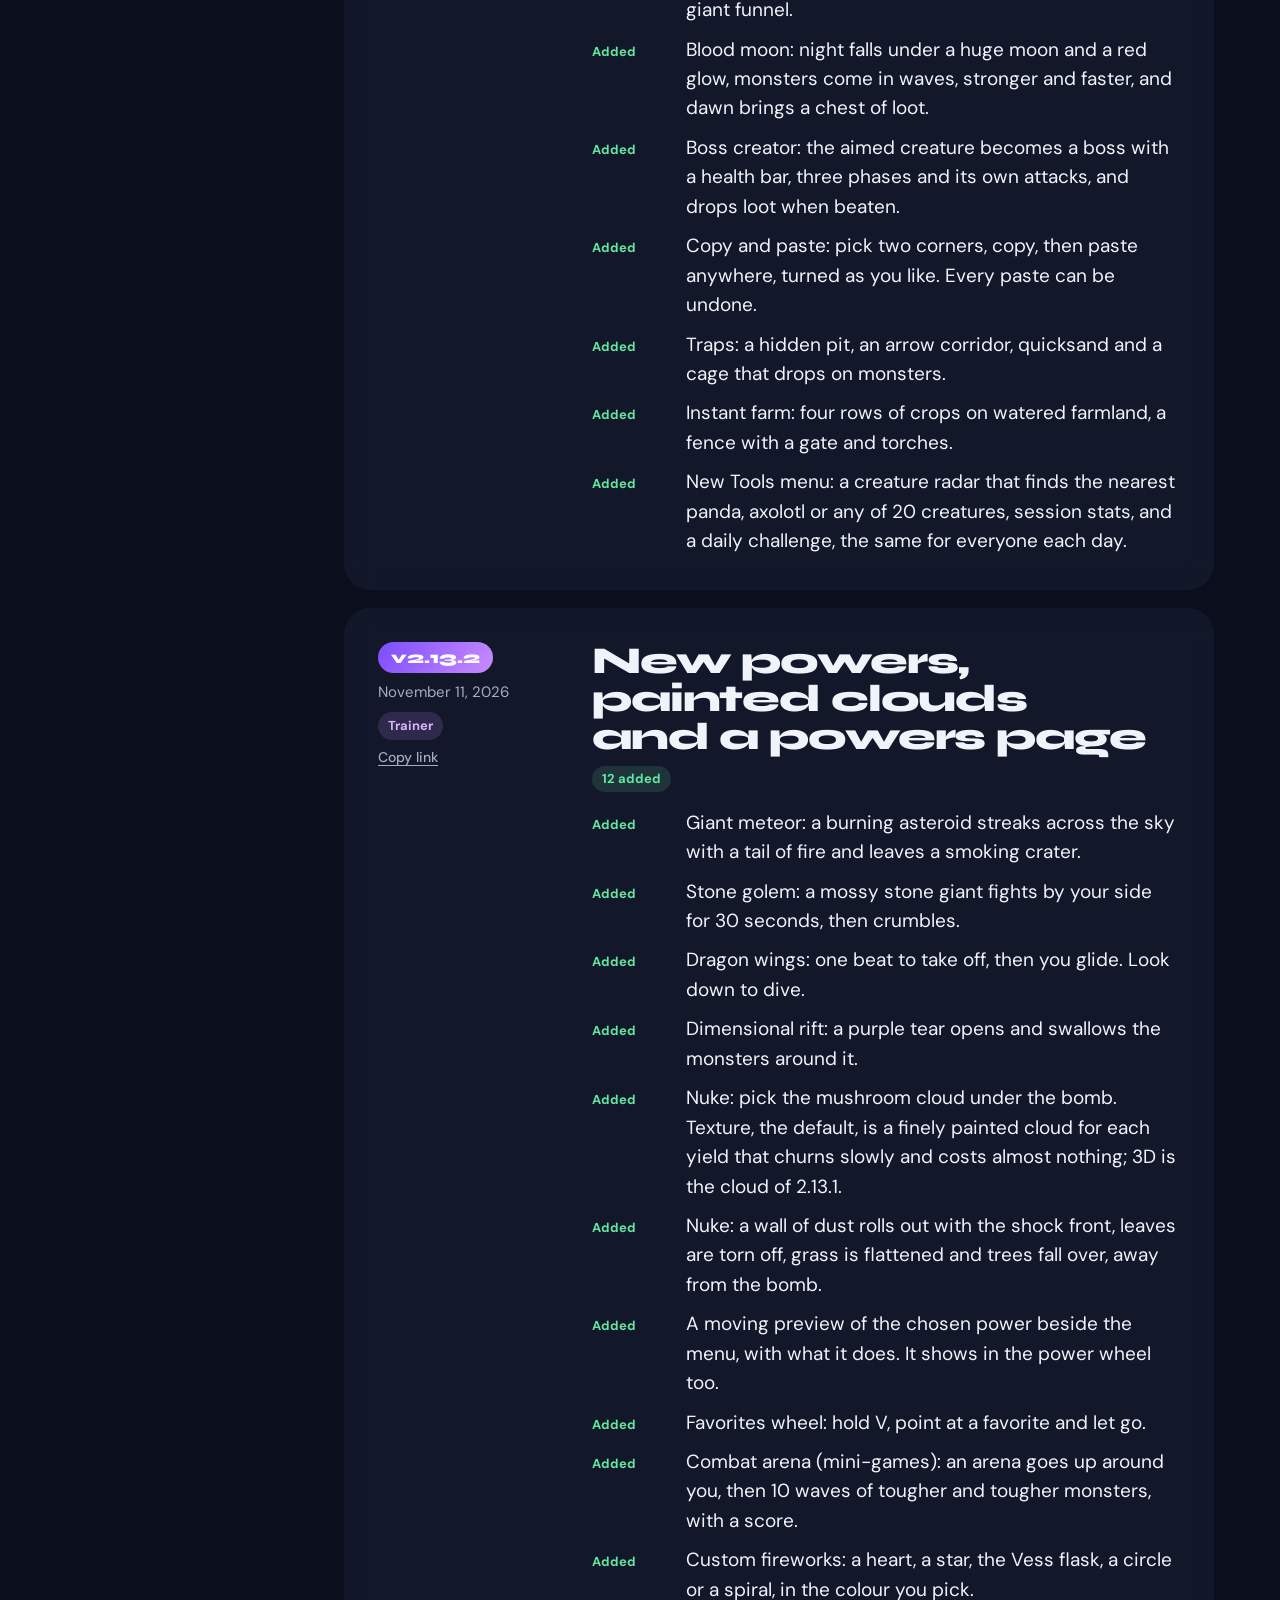
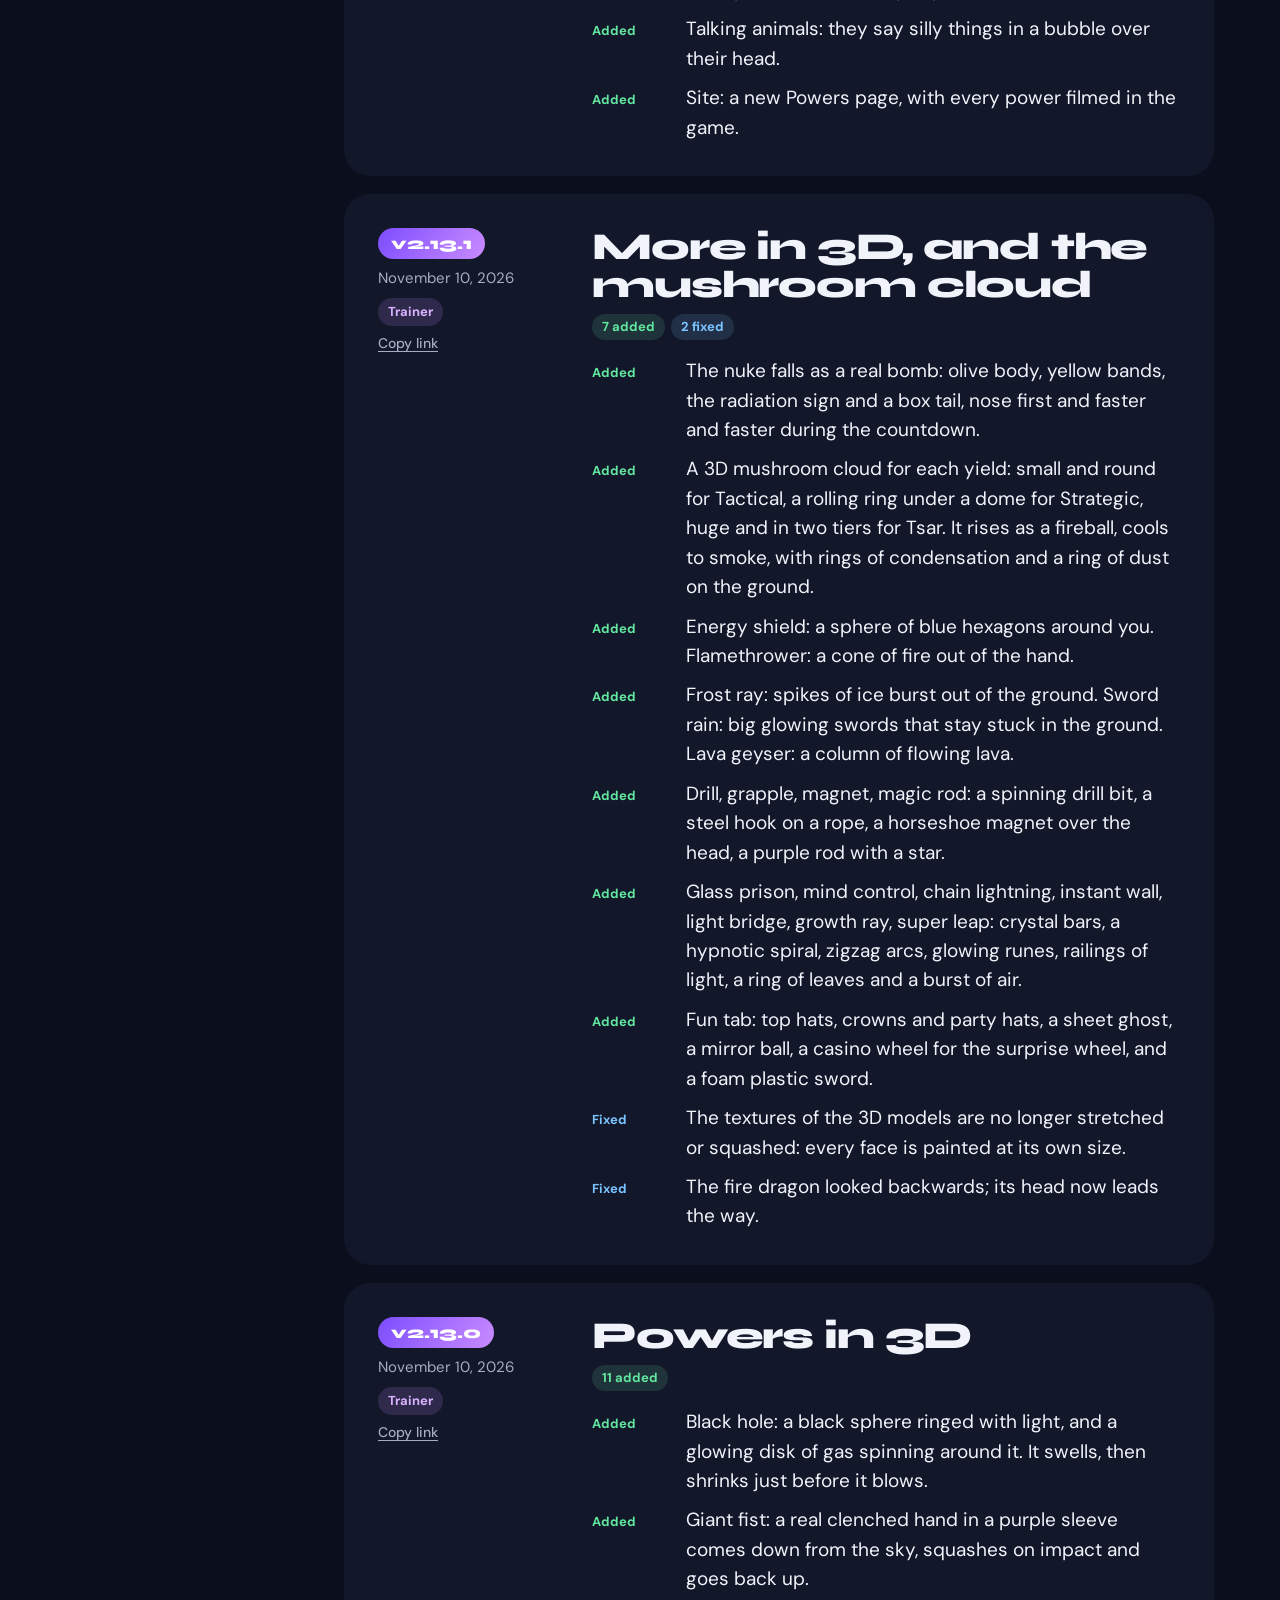
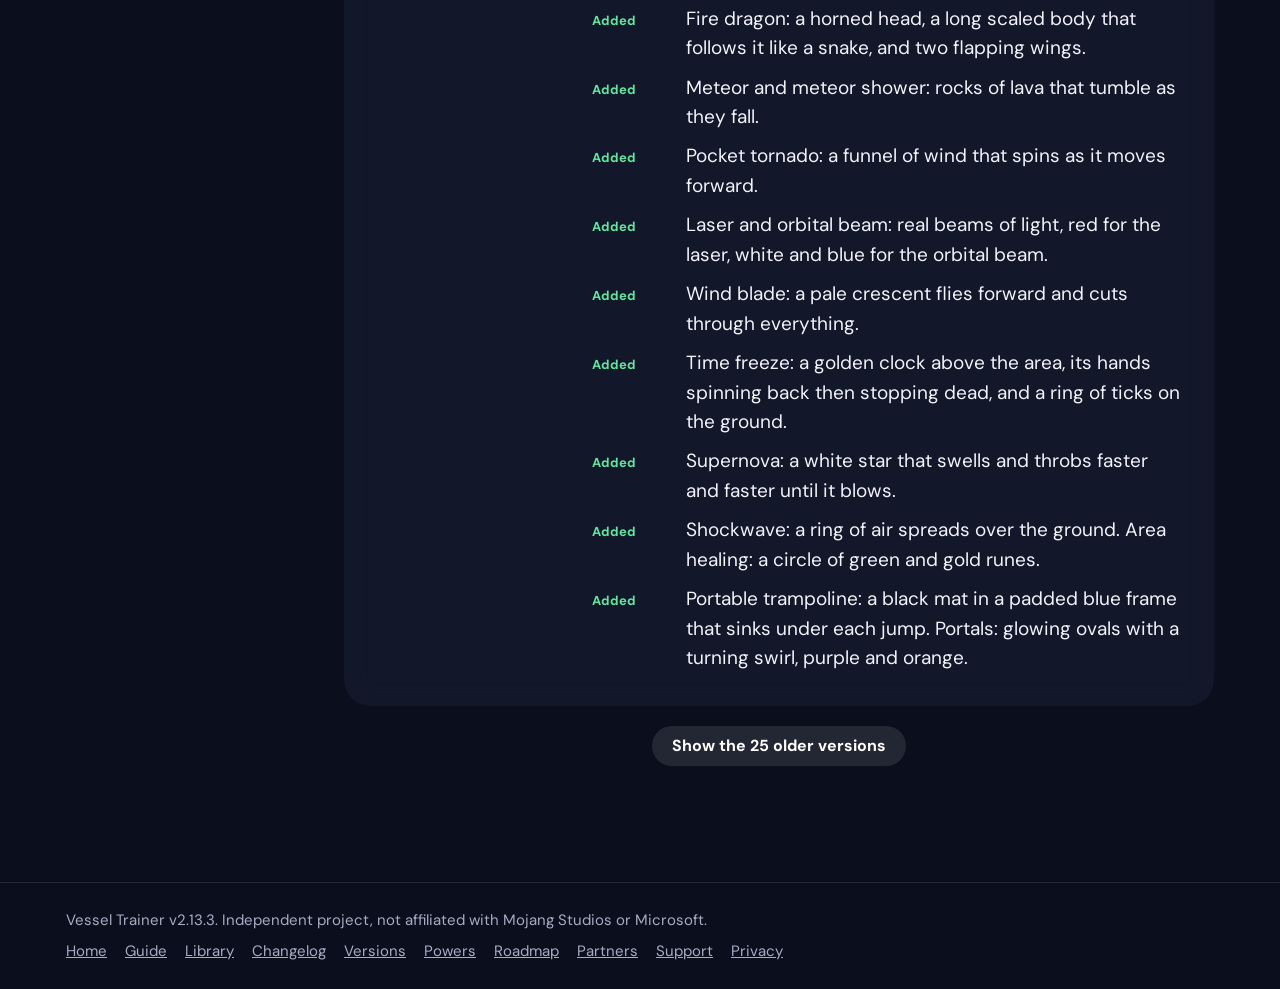
<file: changelog.html>
<!doctype html>
<html lang="en">
<head>
<meta charset="utf-8">
<meta name="viewport" content="width=device-width, initial-scale=1, viewport-fit=cover">
<title>Vessel Trainer Changelog</title>
<meta name="description" content="Every Vessel Trainer update, version by version: what was added, changed and fixed.">
<link rel="icon" type="image/png" href="assets/img/favicon.png">
<link rel="stylesheet" href="assets/css/style.css?v=8cb9c6679a">
</head>
<body class="page">
<div class="sky" aria-hidden="true"></div>
<nav class="nav" aria-label="Main navigation" data-fr-aria="Navigation principale">
  <a class="brand" href="index.html">Vessel Trainer</a>
  <div class="nav-links">
    <a href="guide.html">Guide</a>
    <a href="library.html" data-fr="Bibliothèque">Library</a>
    <a href="changelog.html">Changelog</a>
    <a href="versions.html">Versions</a>
    <a href="powers.html" data-fr="Pouvoirs">Powers</a>
    <a href="roadmap.html">Roadmap</a>
    <a href="partners.html" data-fr="Partenaires">Partners</a><a href="support.html" data-fr="Soutenir">Support</a>
  </div>
  <div class="nav-right">
    <div class="lang" role="group" aria-label="Language">
      <button type="button" data-lang="en">EN</button>
      <button type="button" data-lang="fr">FR</button>
    </div>
    <a class="pill" href="index.html#install" data-fr="Télécharger">Download</a>
  </div>
</nav>
<main class="page-main">
  <div class="wrap">
    <header class="page-top">
      <div class="page-head">
        <p class="kicker" data-fr="Mises à jour">Updates</p>
        <h1 class="page-title">Changelog</h1>
        <p class="sub" data-fr="Tout ce qui a changé dans Vessel Trainer, version par version.">Everything that changed in Vessel Trainer, version by version.</p>
        <dl class="rm-stats" id="clStats"></dl>
      </div>
      <canvas id="vess" aria-hidden="true"></canvas>
    </header>

    <section class="cl-latest" id="clLatest" aria-label="Latest version" data-fr-aria="Dernière version"></section>

    <div class="rm-toolbar cl-toolbar">
      <div class="filter-group" role="group" id="clTypes" aria-label="Kind of change" data-fr-aria="Type de changement"></div>
      <div class="filter-group" role="group" id="clProducts" aria-label="Product" data-fr-aria="Produit"></div>
      <label class="search rm-search" for="clSearch"><span class="sr" data-fr="Chercher dans le changelog">Search the changelog</span><input id="clSearch" type="search" autocomplete="off"></label>
    </div>
    <p class="build-count" id="clCount" aria-live="polite"></p>

    <div class="cl-layout">
      <nav class="cl-timeline" id="clTimeline" aria-label="Versions" data-fr-aria="Versions"></nav>
      <div class="cl-main">
        <label class="cl-jump" for="clJump"><span data-fr="Aller à la version">Go to version</span><select id="clJump"></select></label>
        <div class="releases" id="changelog"></div>
        <button class="pill quiet cl-older" id="clOlder" type="button" hidden></button>
      </div>
    </div>
  </div>
</main>
<footer class="foot">
  <div class="wrap foot-in">
    <span data-fr="Vessel Trainer v2.13.3. Projet indépendant, non affilié à Mojang Studios ni à Microsoft.">Vessel Trainer v2.13.3. Independent project, not affiliated with Mojang Studios or Microsoft.</span>
    <span class="foot-links"><a href="index.html" data-fr="Accueil">Home</a><a href="guide.html">Guide</a><a href="library.html" data-fr="Bibliothèque">Library</a><a href="changelog.html">Changelog</a><a href="versions.html">Versions</a><a href="powers.html" data-fr="Pouvoirs">Powers</a><a href="roadmap.html">Roadmap</a><a href="partners.html" data-fr="Partenaires">Partners</a><a href="support.html" data-fr="Soutenir">Support</a><a href="privacy.html" data-fr="Confidentialité">Privacy</a></span>
  </div>
</footer>
<script src="assets/js/vendor/three.min.js?v=3b3a1c97de"></script>
<script src="assets/js/vendor/gsap.min.js?v=28033e449a"></script>
<script src="assets/js/vendor/lenis.min.js?v=b2958f142f"></script>
<script src="assets/js/lang.js?v=766214369f"></script>
<script src="assets/js/vess.js?v=04c6b9b6e1"></script>
<script src="assets/js/data.js?v=85277a6fb2"></script>
<script src="assets/js/pages.js?v=c3deb91f3d"></script>
</body>
</html>
</file>
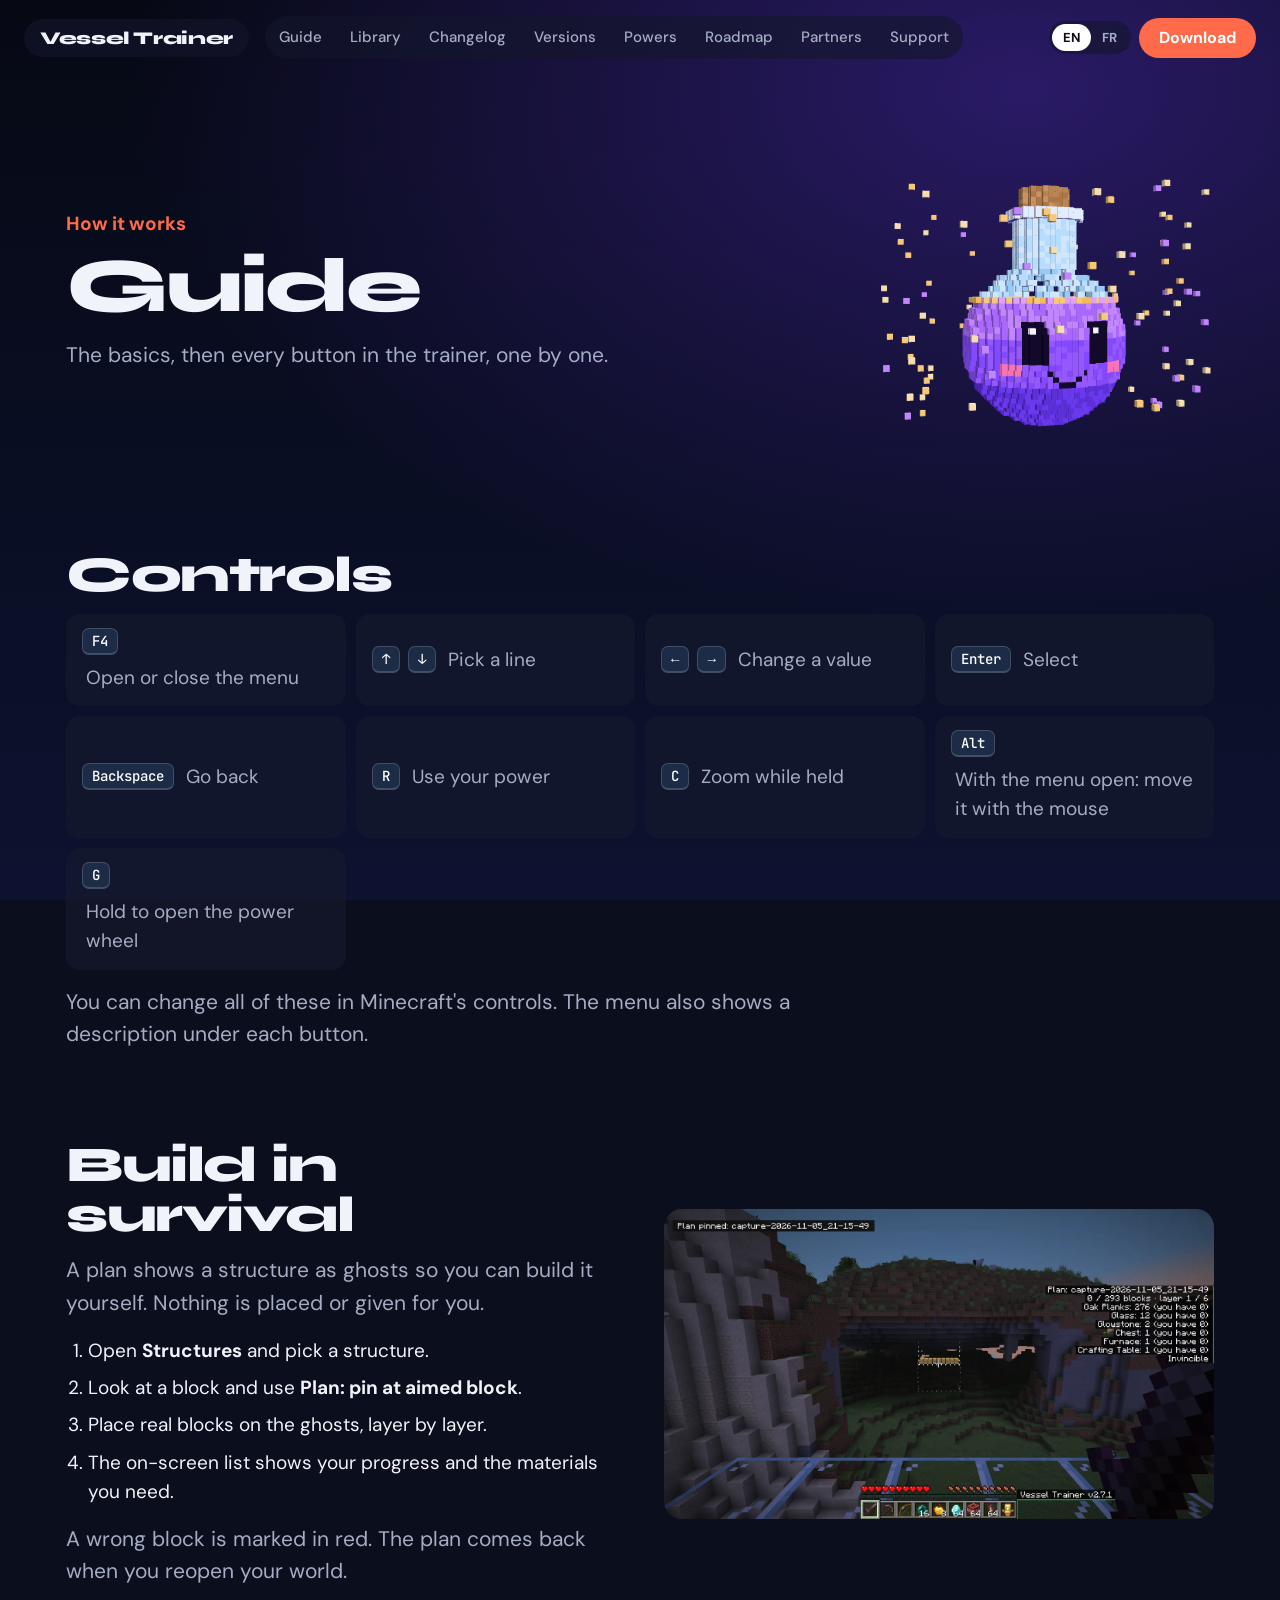
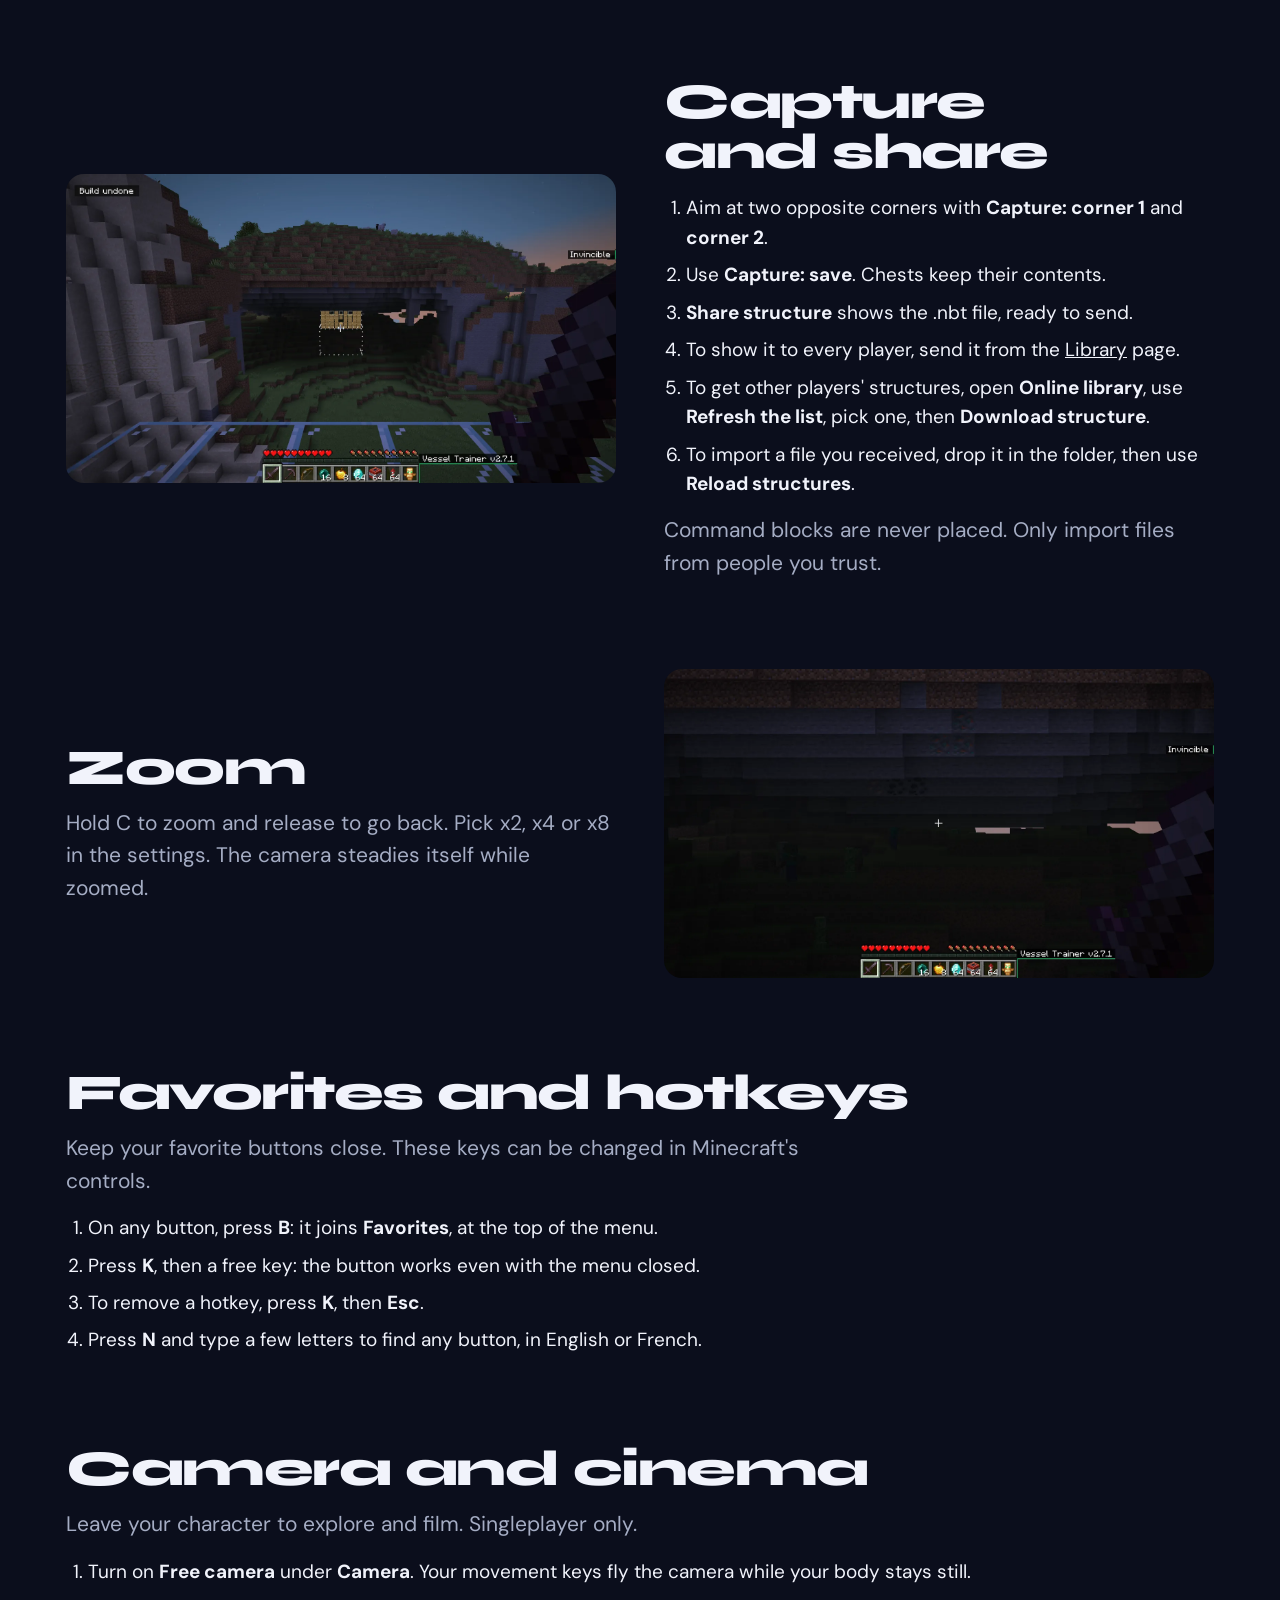
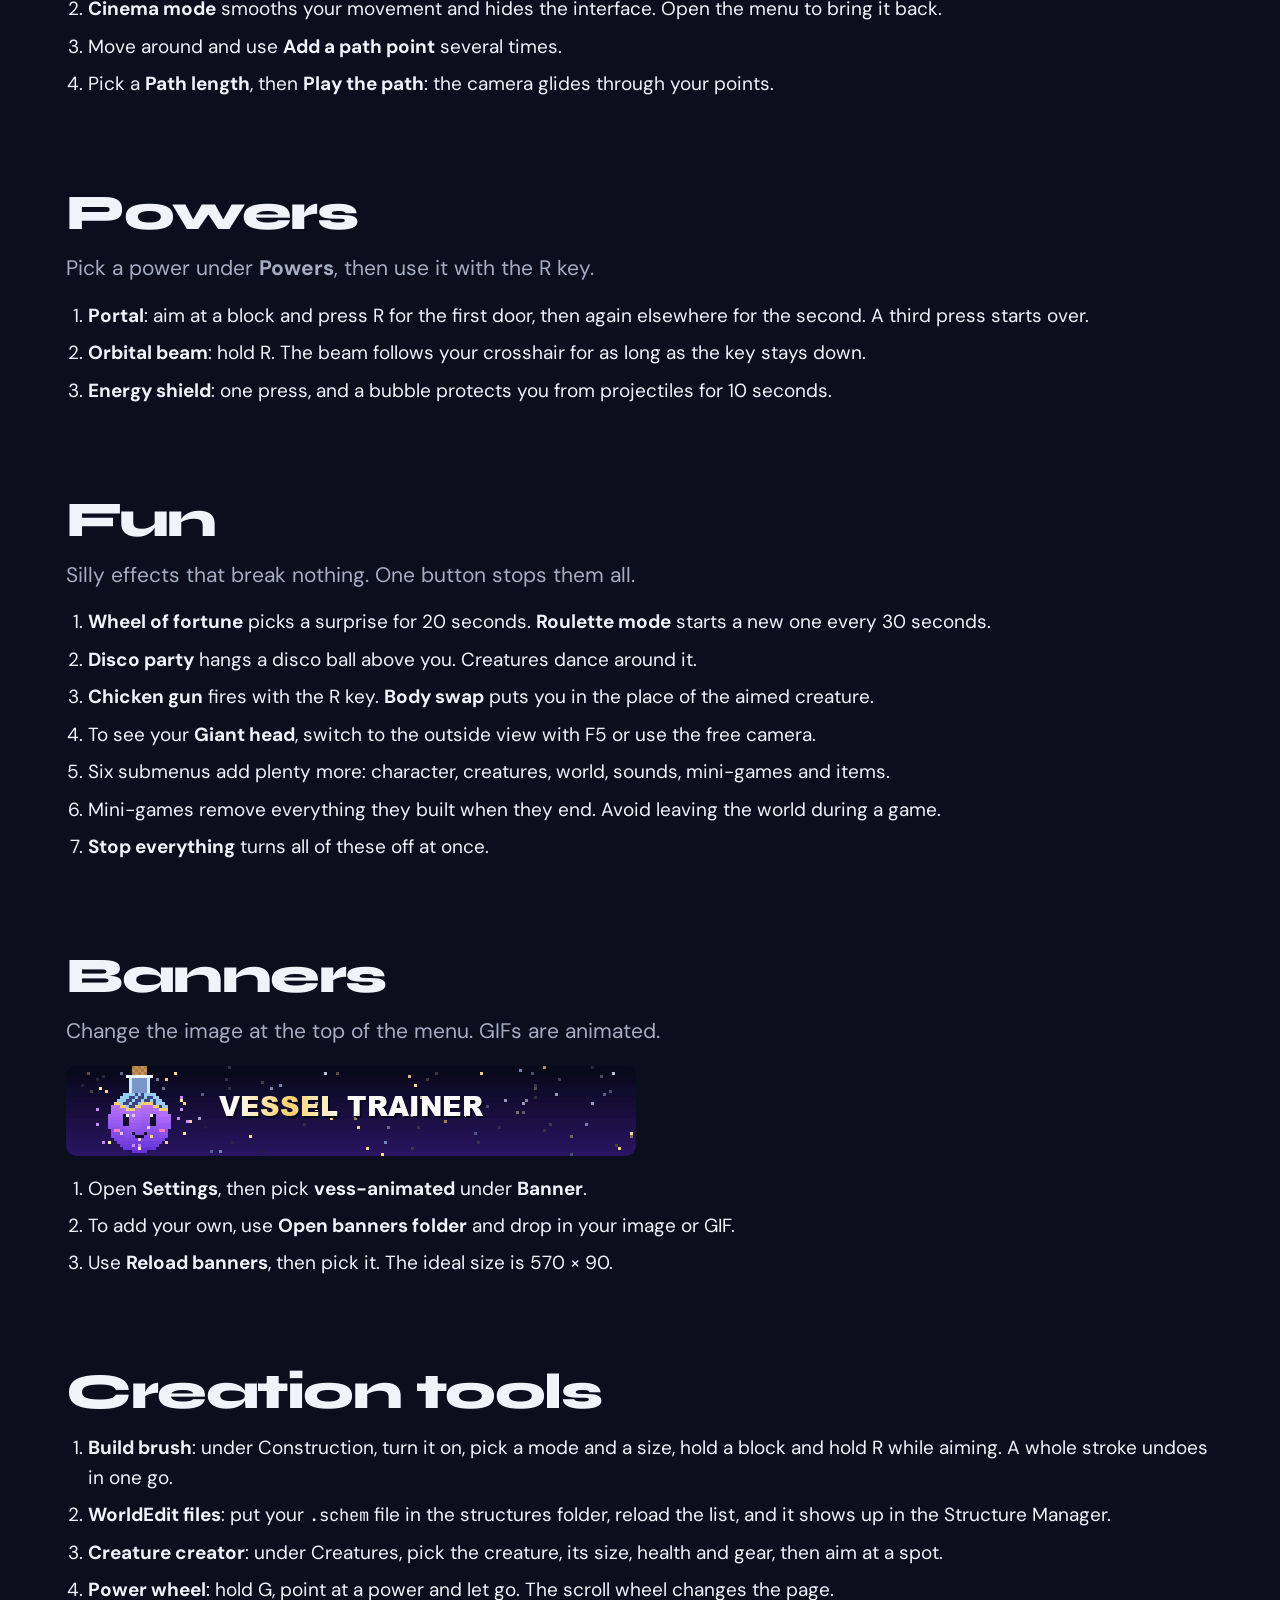
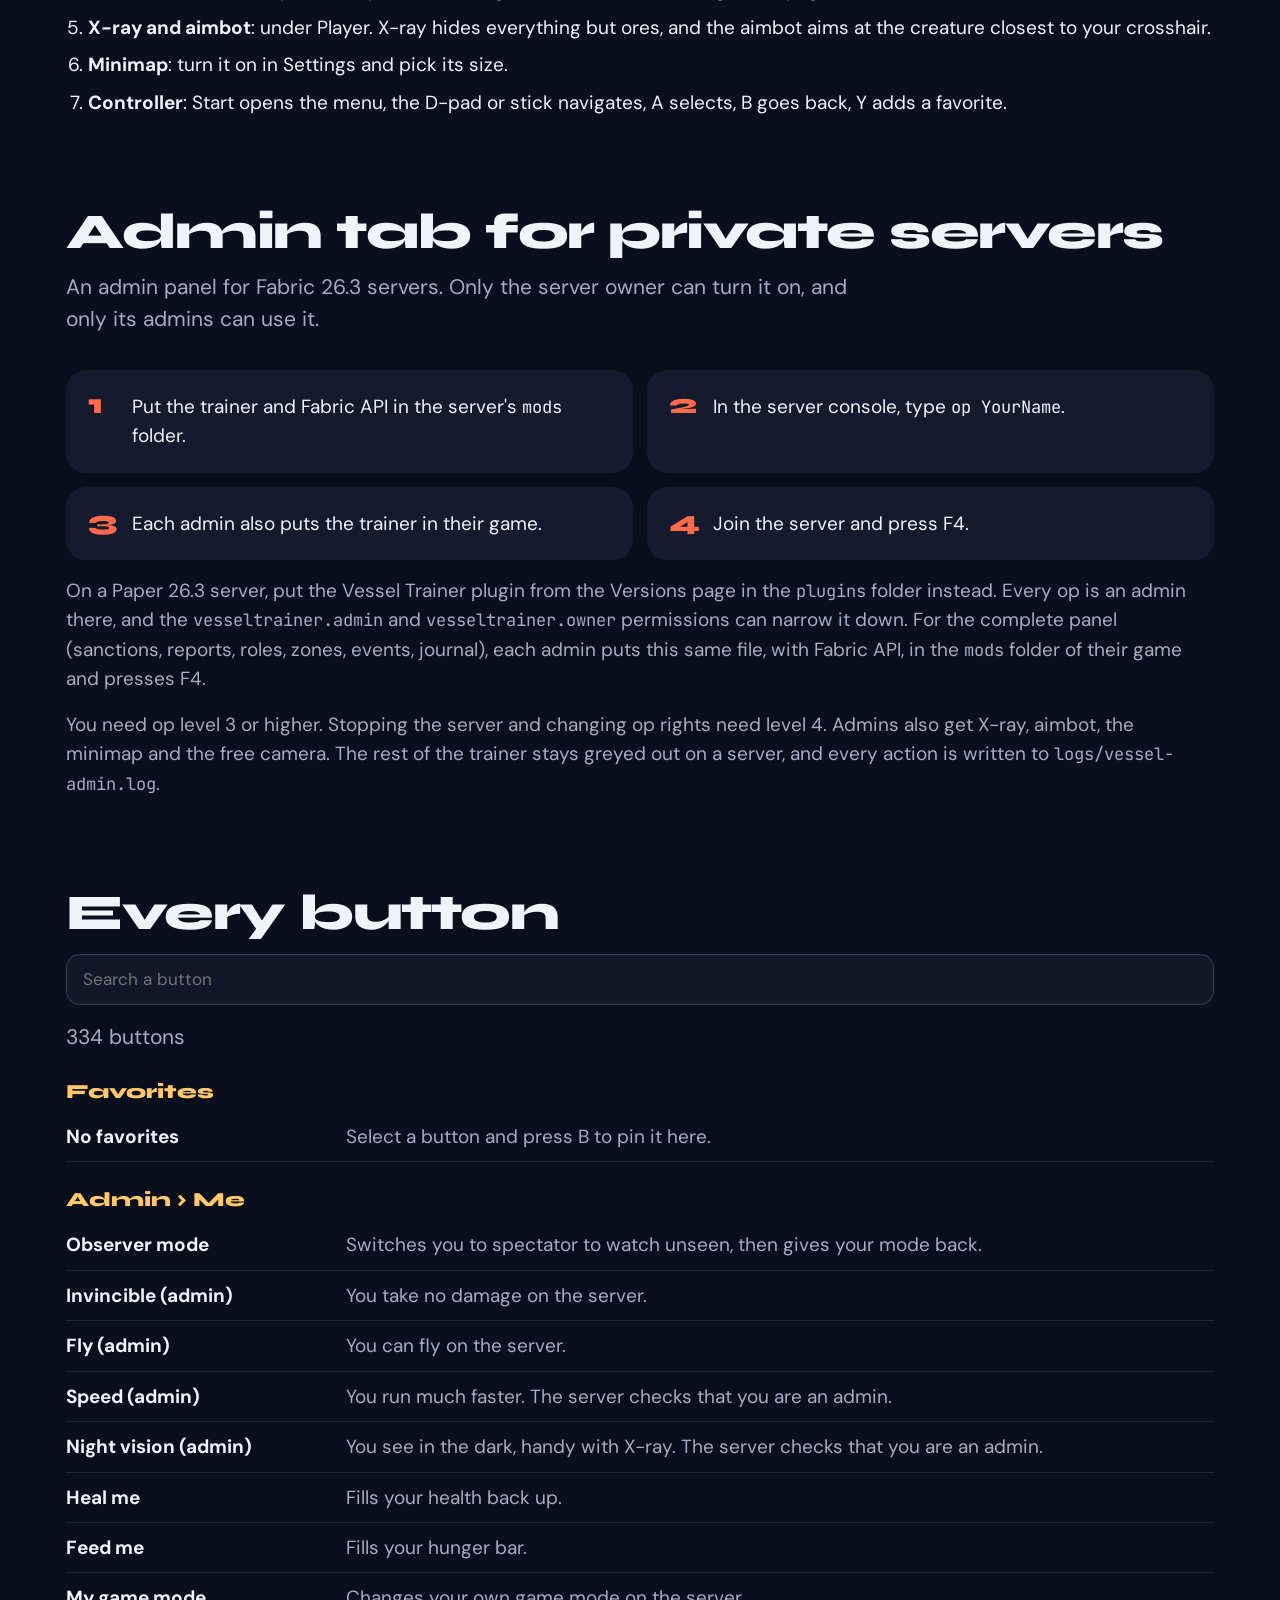
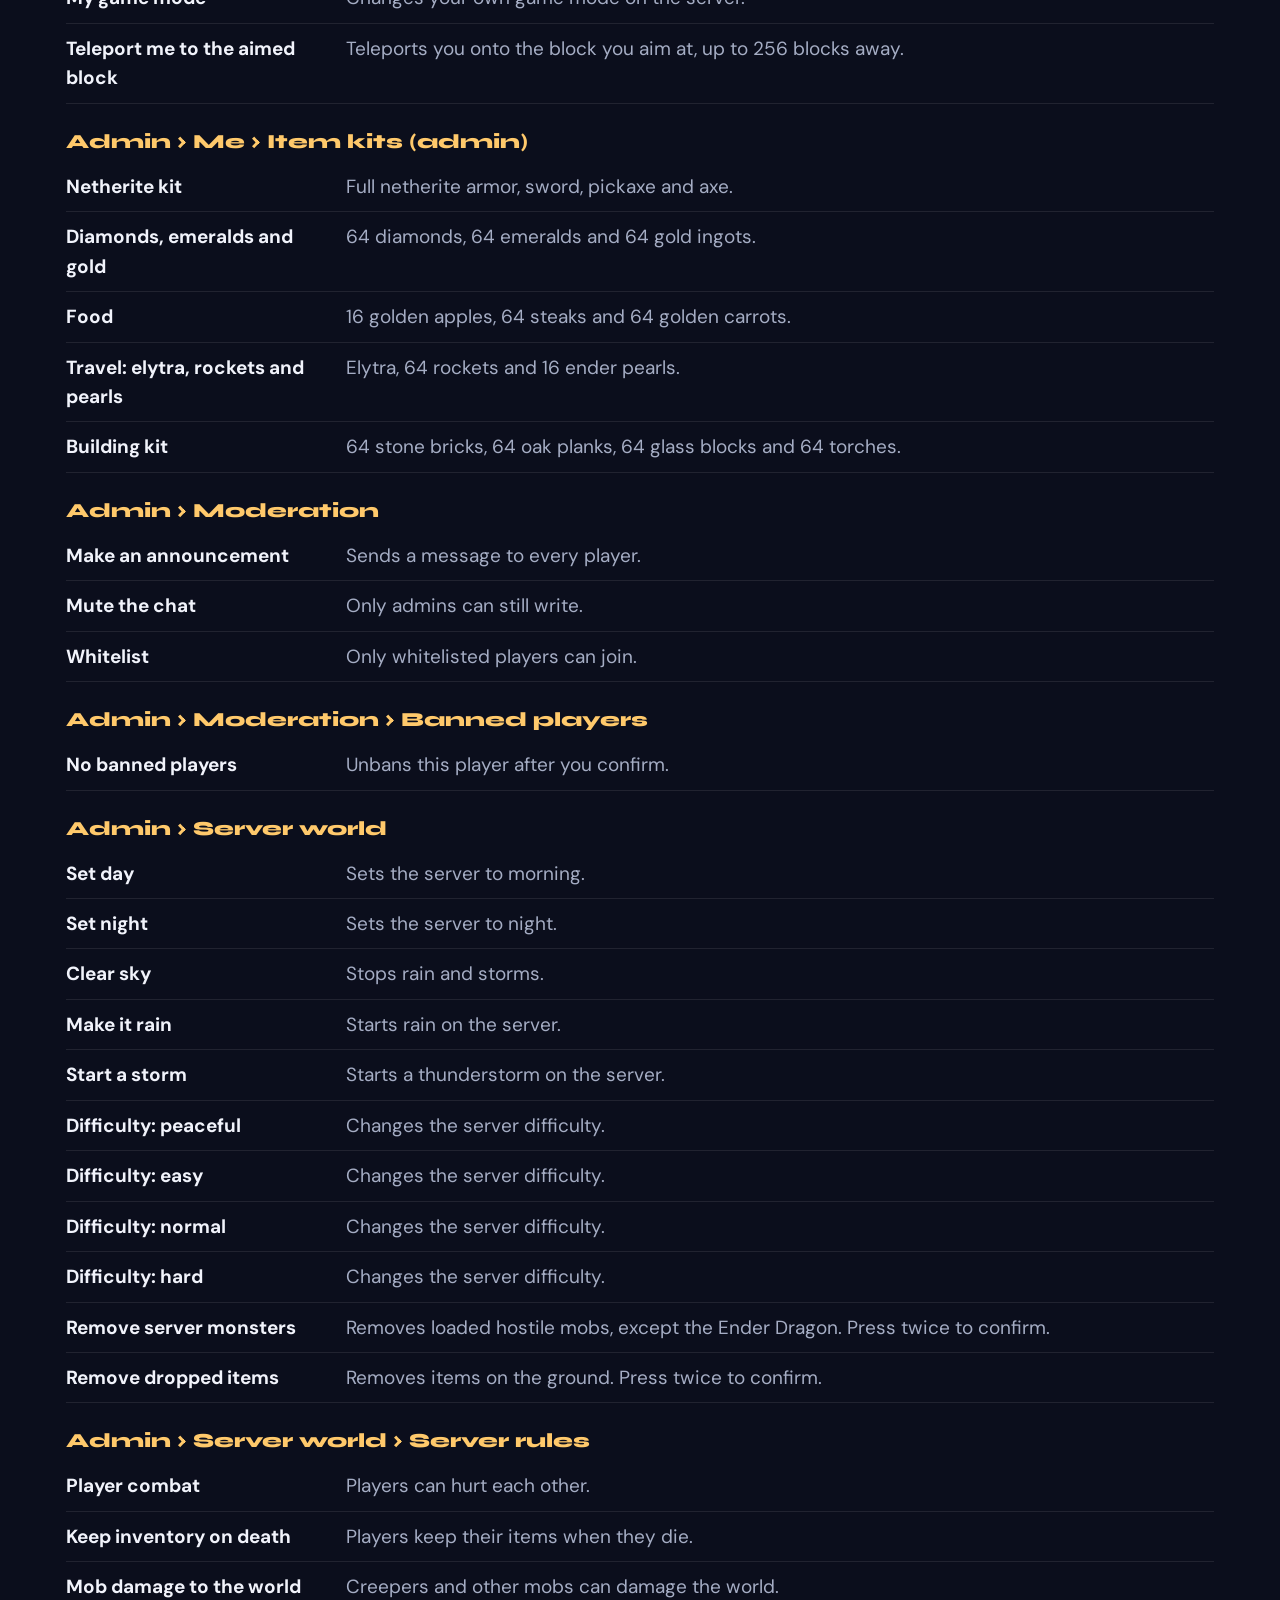
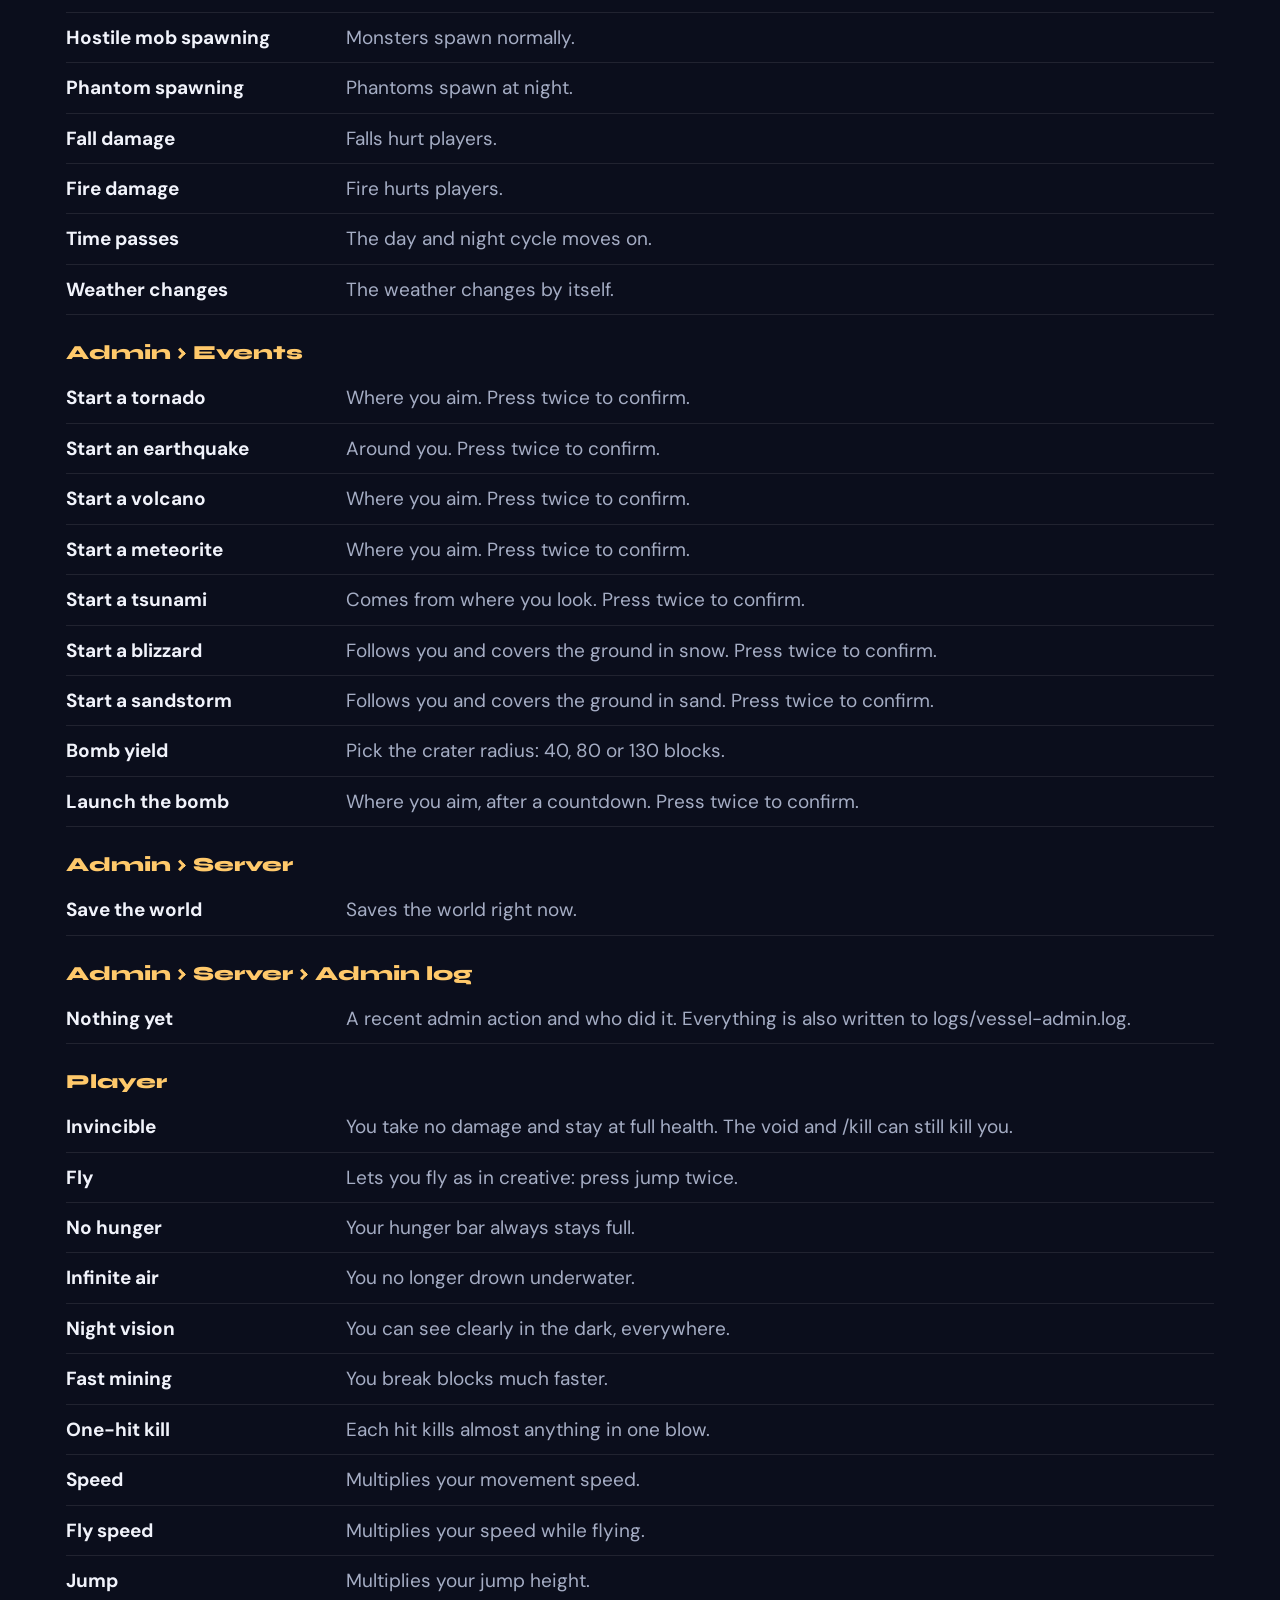
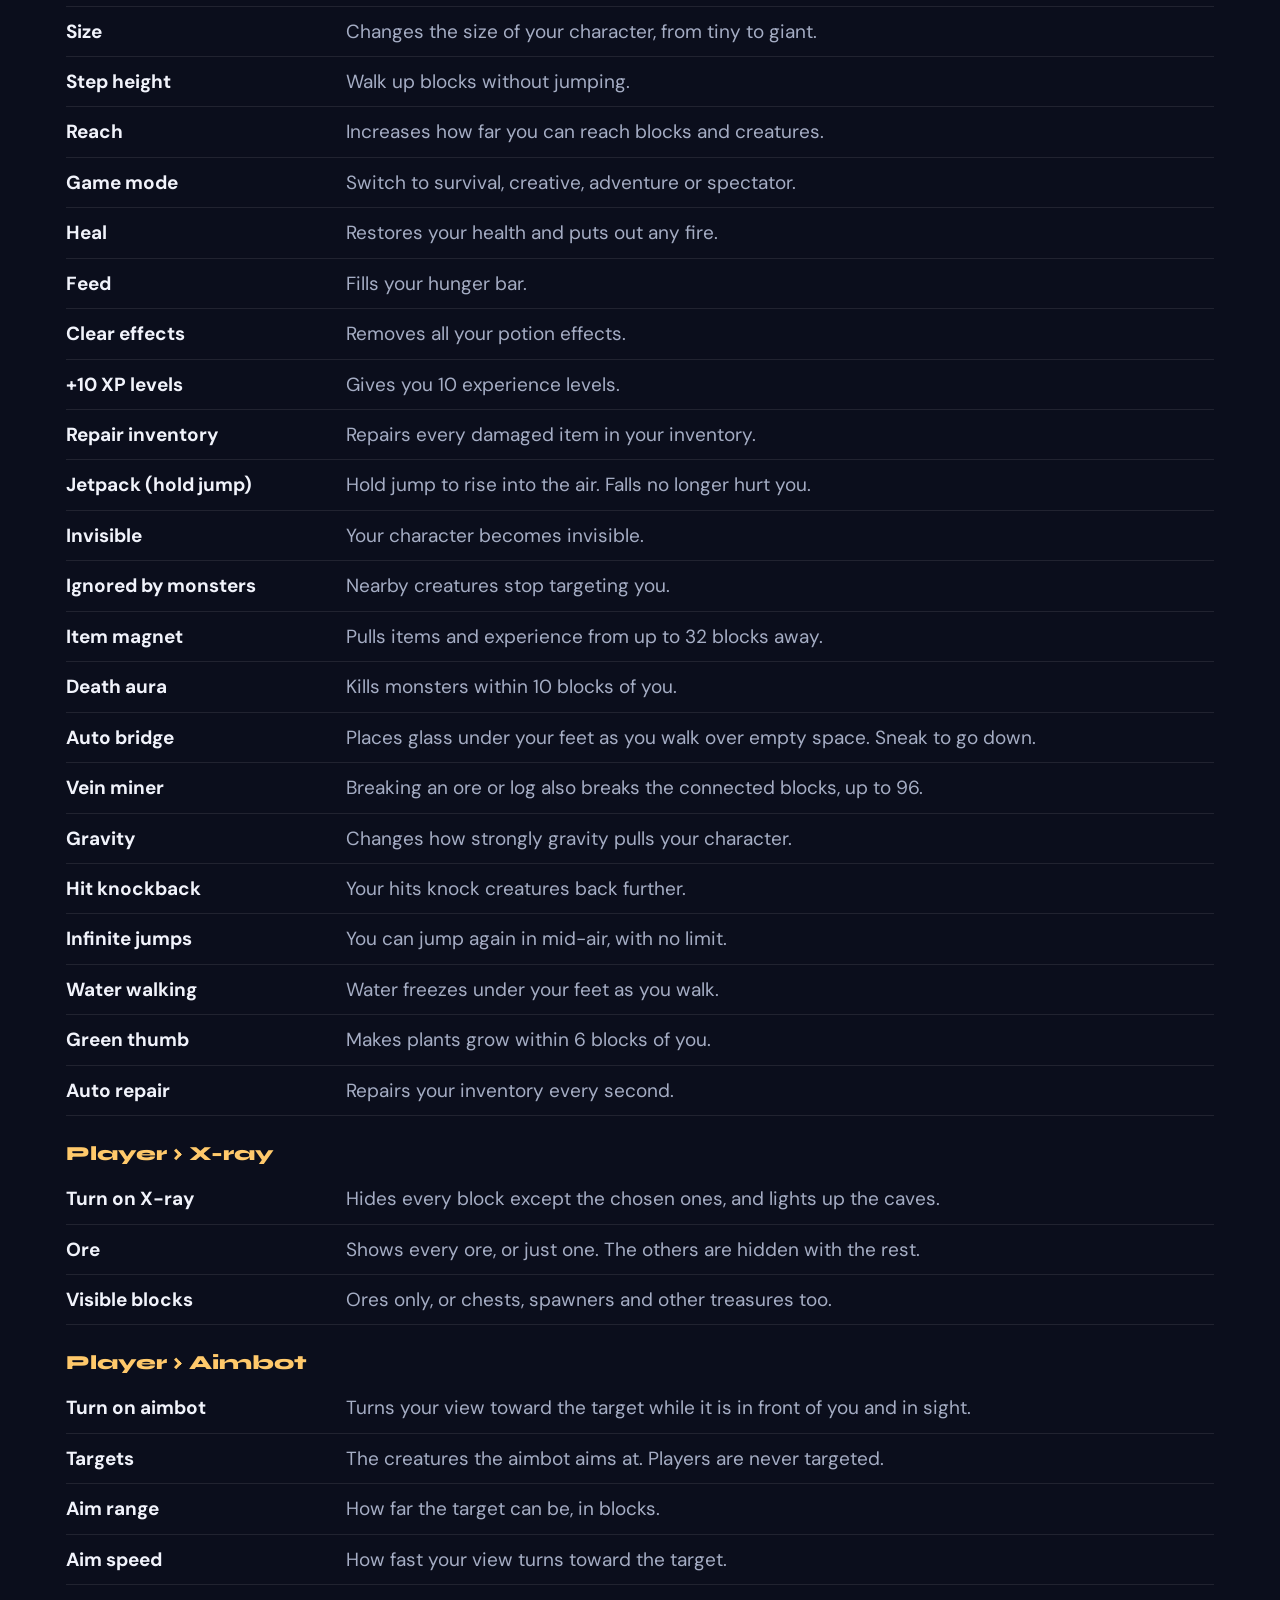
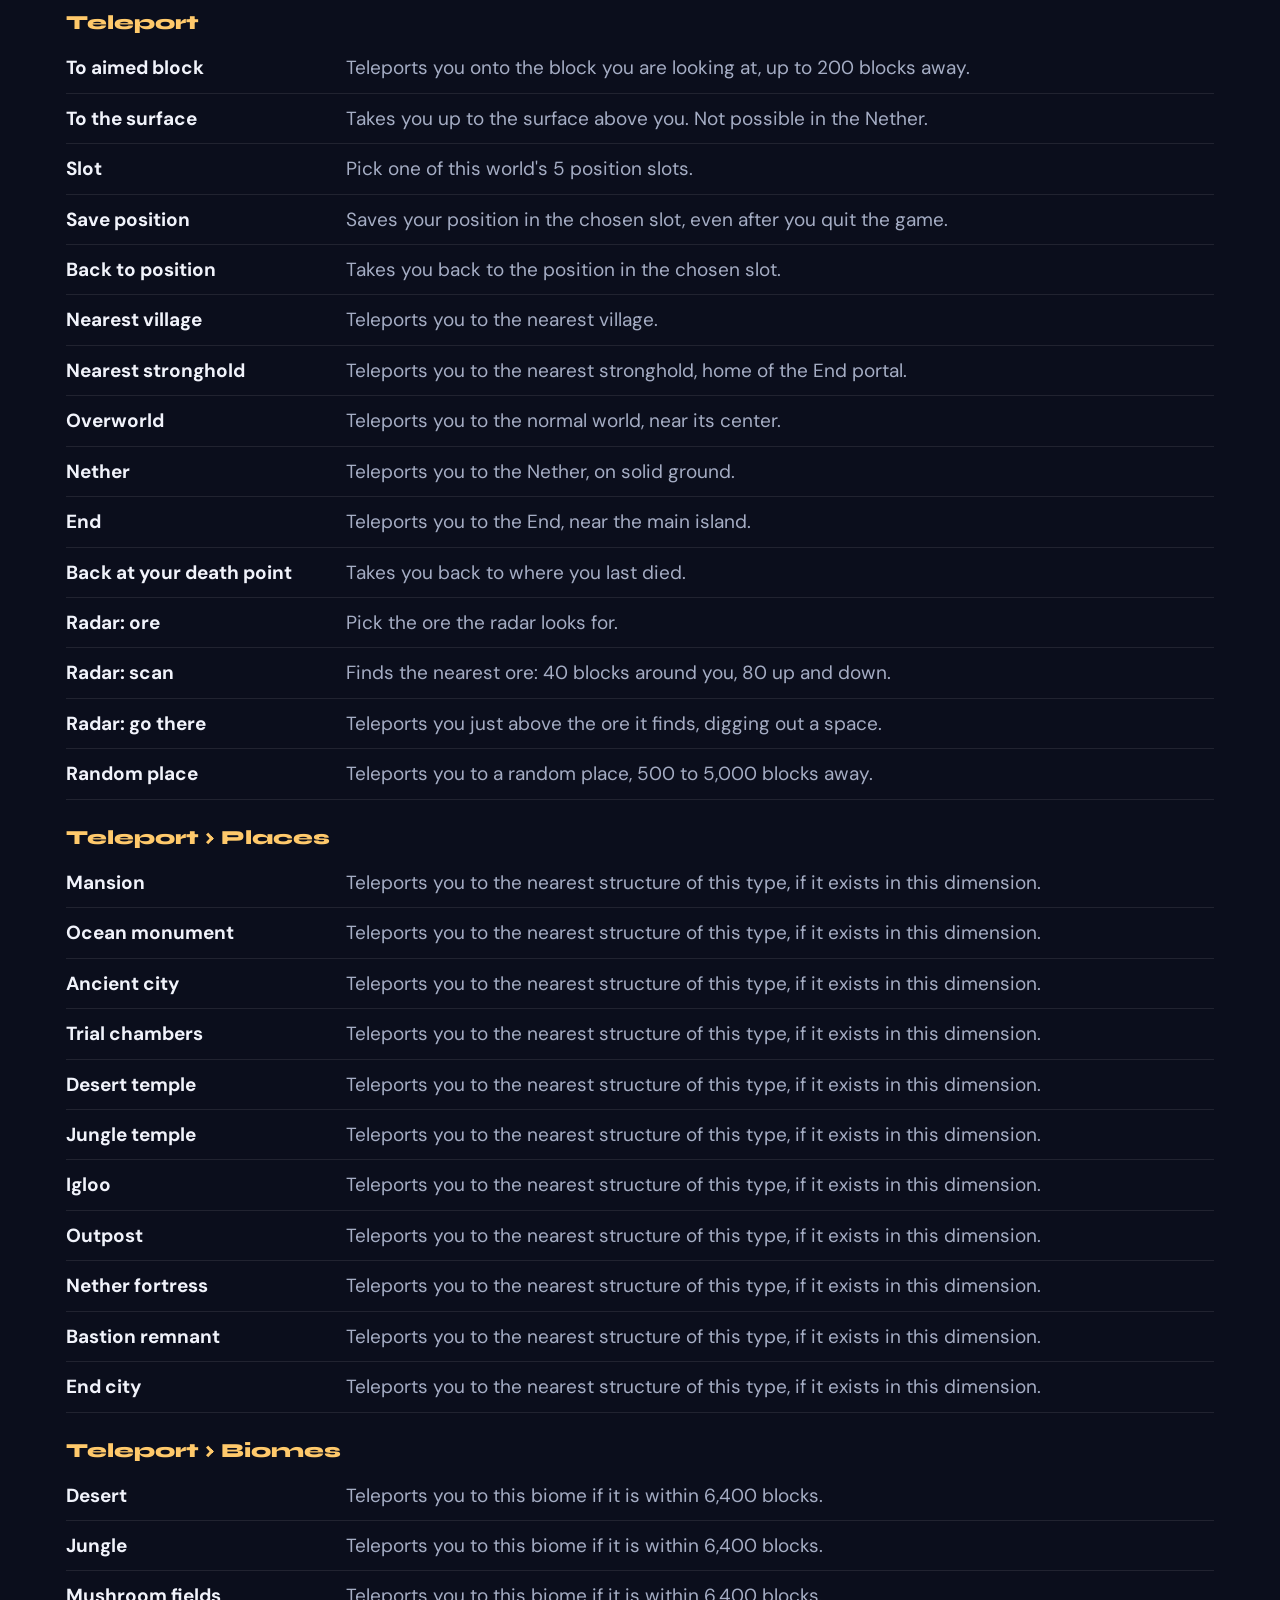
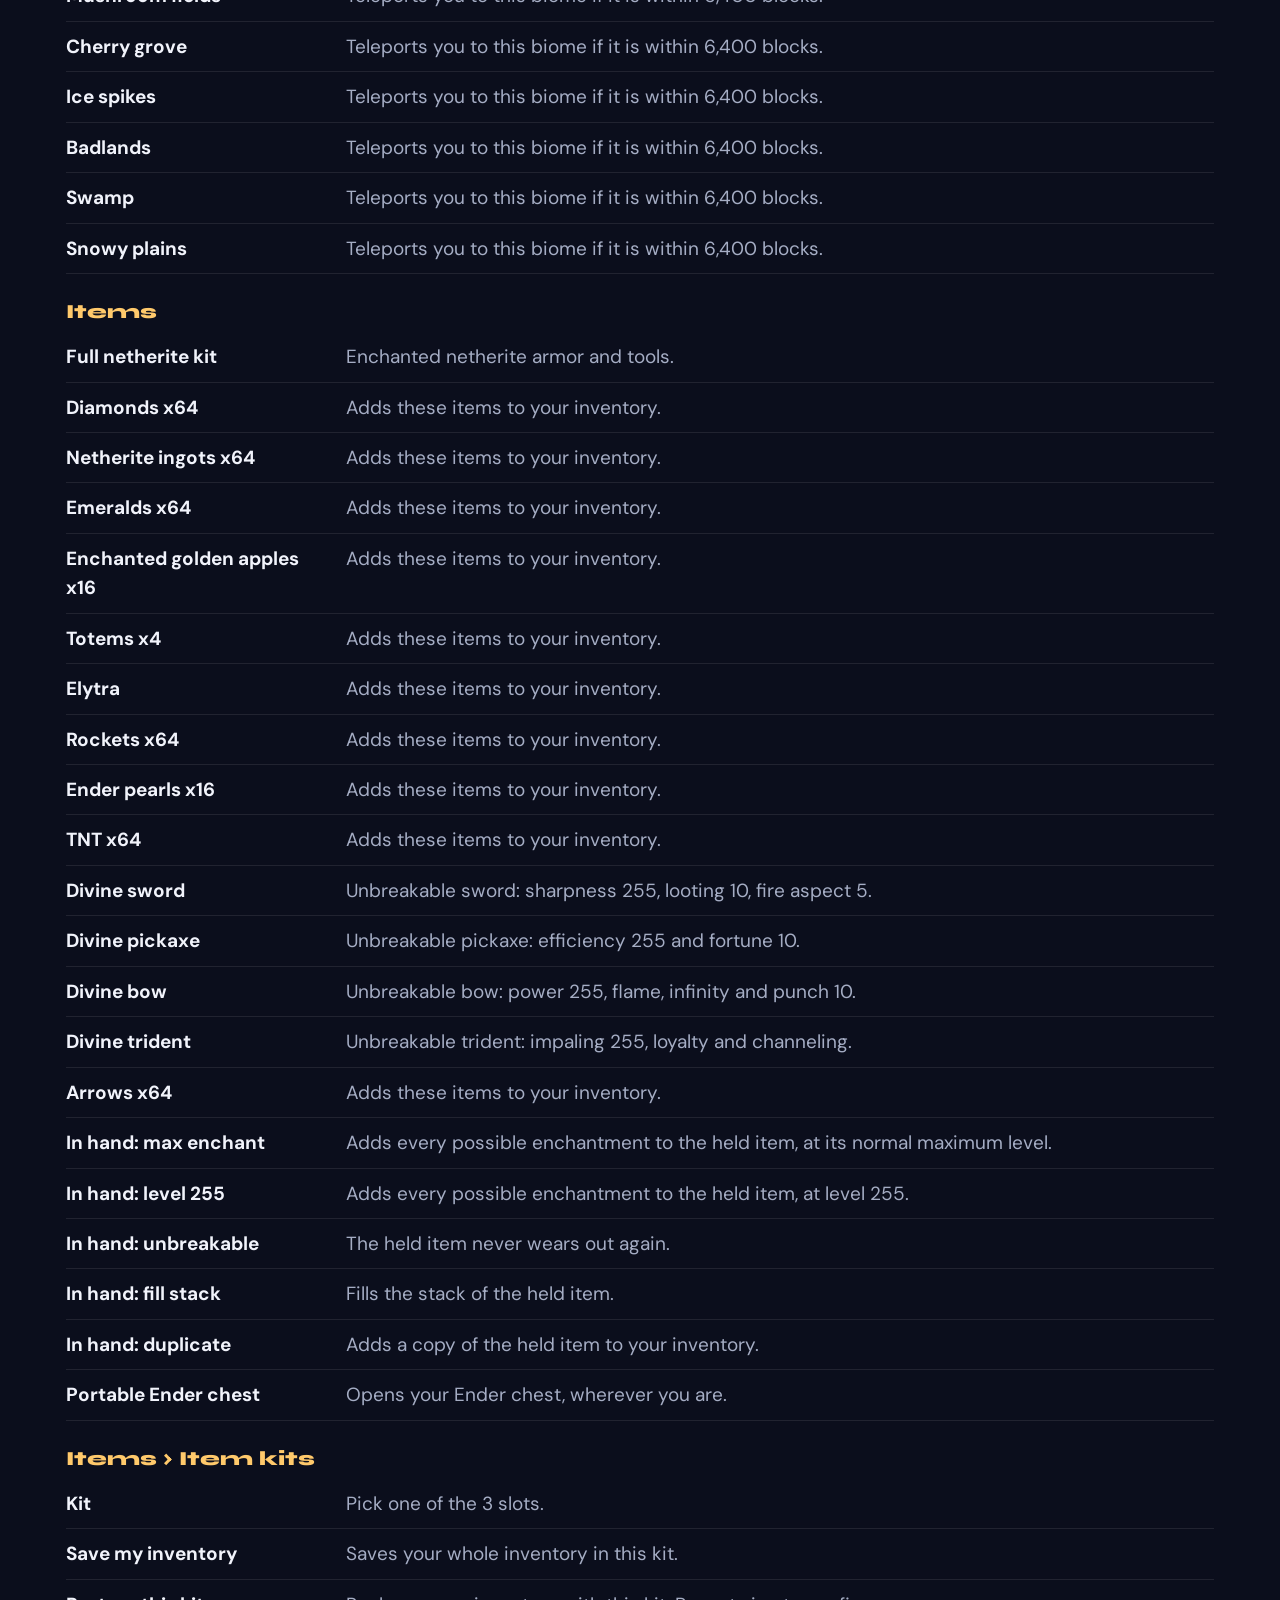
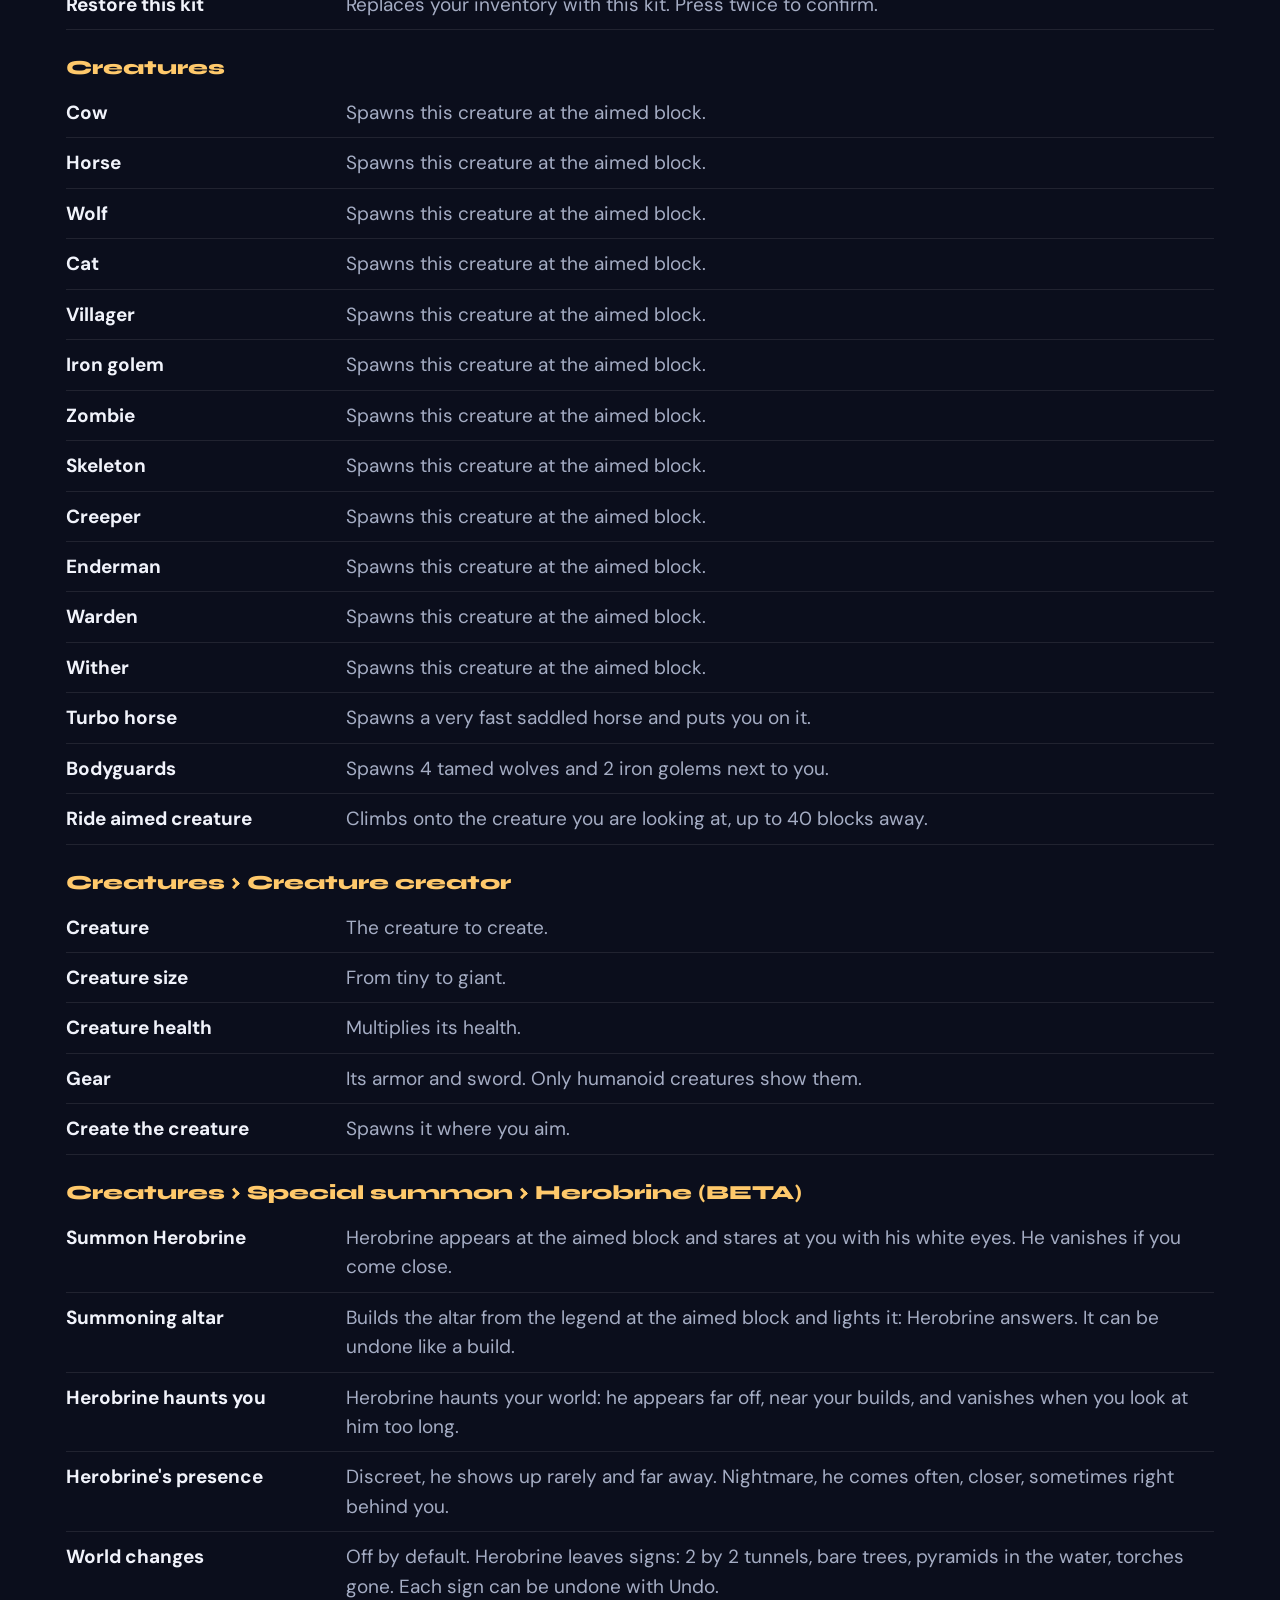
<file: guide.html>
<!doctype html>
<html lang="en">
<head>
<meta charset="utf-8">
<meta name="viewport" content="width=device-width, initial-scale=1, viewport-fit=cover">
<title>Vessel Trainer Guide</title>
<meta name="description" content="How to use Vessel Trainer, and what every button does.">
<link rel="icon" type="image/png" href="assets/img/favicon.png">
<link rel="stylesheet" href="assets/css/style.css?v=8cb9c6679a">
</head>
<body class="page">
<div class="sky" aria-hidden="true"></div>
<nav class="nav" aria-label="Main navigation" data-fr-aria="Navigation principale">
  <a class="brand" href="index.html">Vessel Trainer</a>
  <div class="nav-links">
    <a href="guide.html">Guide</a>
    <a href="library.html" data-fr="Bibliothèque">Library</a>
    <a href="changelog.html">Changelog</a>
    <a href="versions.html">Versions</a>
    <a href="powers.html" data-fr="Pouvoirs">Powers</a>
    <a href="roadmap.html">Roadmap</a>
    <a href="partners.html" data-fr="Partenaires">Partners</a><a href="support.html" data-fr="Soutenir">Support</a>
  </div>
  <div class="nav-right">
    <div class="lang" role="group" aria-label="Language">
      <button type="button" data-lang="en">EN</button>
      <button type="button" data-lang="fr">FR</button>
    </div>
    <a class="pill" href="index.html#install" data-fr="Télécharger">Download</a>
  </div>
</nav>
<main class="page-main">
  <div class="wrap">
    <header class="page-top">
      <div class="page-head">
        <p class="kicker" data-fr="Mode d'emploi">How it works</p>
        <h1 class="page-title">Guide</h1>
        <p class="sub" data-fr="Les bases, puis tous les boutons du trainer expliqués un par un.">The basics, then every button in the trainer, one by one.</p>
      </div>
      <canvas id="vess" aria-hidden="true"></canvas>
    </header>

    <section class="doc">
      <h2 data-fr="Les touches">Controls</h2>
      <div class="key-grid">
        <div><kbd>F4</kbd><span data-fr="Ouvrir ou fermer le menu">Open or close the menu</span></div>
        <div><kbd>↑</kbd> <kbd>↓</kbd><span data-fr="Choisir une ligne">Pick a line</span></div>
        <div><kbd>←</kbd> <kbd>→</kbd><span data-fr="Changer une valeur">Change a value</span></div>
        <div><kbd>Enter</kbd><span data-fr="Valider">Select</span></div>
        <div><kbd>Backspace</kbd><span data-fr="Revenir en arrière">Go back</span></div>
        <div><kbd>R</kbd><span data-fr="Utiliser ton pouvoir">Use your power</span></div>
        <div><kbd>C</kbd><span data-fr="Zoomer tant que la touche est maintenue">Zoom while held</span></div>
        <div><kbd>Alt</kbd><span data-fr="Menu ouvert : déplacer le menu à la souris">With the menu open: move it with the mouse</span></div>
        <div><kbd>G</kbd><span data-fr="Maintenir pour ouvrir la roue des pouvoirs">Hold to open the power wheel</span></div>
      </div>
      <p class="sub" data-fr="Toutes ces touches se changent dans les options de contrôle de Minecraft. Le menu affiche aussi une description sous chaque bouton.">You can change all of these in Minecraft's controls. The menu also shows a description under each button.</p>
    </section>

    <section class="doc split-doc">
      <div>
        <h2 data-fr="Construire en survie">Build in survival</h2>
        <p class="sub" data-fr="Un plan affiche une structure en fantôme pour la construire toi-même. Rien n'est posé ni donné pour toi.">A plan shows a structure as ghosts so you can build it yourself. Nothing is placed or given for you.</p>
        <ol class="doc-steps">
          <li data-fr="Ouvre <b>Structures</b> et choisis une structure.">Open <b>Structures</b> and pick a structure.</li>
          <li data-fr="Regarde un bloc et lance <b>Plan : poser au bloc visé</b>.">Look at a block and use <b>Plan: pin at aimed block</b>.</li>
          <li data-fr="Pose les vrais blocs sur les fantômes, couche par couche.">Place real blocks on the ghosts, layer by layer.</li>
          <li data-fr="La liste à l'écran montre ta progression et les matériaux qu'il te manque.">The on-screen list shows your progress and the materials you need.</li>
        </ol>
        <p class="sub" data-fr="Un mauvais bloc est signalé en rouge. Le plan revient quand tu rouvres ton monde.">A wrong block is marked in red. The plan comes back when you reopen your world.</p>
      </div>
      <img data-shot="plan" src="assets/img/en/plan.webp" width="1600" height="900" alt="A ghost plan on the ground with the progress list on screen." data-fr-alt="Un plan fantôme au sol avec la liste de progression à l'écran.">
    </section>

    <section class="doc split-doc">
      <img data-shot="apercu" src="assets/img/en/apercu.webp" width="1600" height="900" alt="A preview of a captured building before placing it." data-fr-alt="L'aperçu d'un bâtiment capturé avant de le placer.">
      <div>
        <h2 data-fr="Capturer et partager">Capture and share</h2>
        <ol class="doc-steps">
          <li data-fr="Vise deux coins opposés avec <b>Capture : coin 1</b> et <b>coin 2</b>.">Aim at two opposite corners with <b>Capture: corner 1</b> and <b>corner 2</b>.</li>
          <li data-fr="Lance <b>Capture : enregistrer</b>. Les coffres gardent leur contenu.">Use <b>Capture: save</b>. Chests keep their contents.</li>
          <li data-fr="<b>Partager la structure</b> affiche le fichier .nbt, prêt à envoyer."><b>Share structure</b> shows the .nbt file, ready to send.</li>
          <li data-fr="Pour la montrer à tous les joueurs, envoie-la depuis la page <a href=&quot;library.html&quot;>Bibliothèque</a>.">To show it to every player, send it from the <a href="library.html">Library</a> page.</li>
          <li data-fr="Pour récupérer celles des autres, ouvre <b>Bibliothèque en ligne</b>, lance <b>Actualiser la liste</b>, choisis-en une, puis <b>Télécharger la structure</b>.">To get other players' structures, open <b>Online library</b>, use <b>Refresh the list</b>, pick one, then <b>Download structure</b>.</li>
          <li data-fr="Pour importer un fichier reçu, dépose-le dans le dossier, puis <b>Recharger les structures</b>.">To import a file you received, drop it in the folder, then use <b>Reload structures</b>.</li>
        </ol>
        <p class="sub" data-fr="Les blocs de commande ne sont jamais posés. N'importe que des fichiers de personnes de confiance.">Command blocks are never placed. Only import files from people you trust.</p>
      </div>
    </section>

    <section class="doc split-doc">
      <div>
        <h2>Zoom</h2>
        <p class="sub" data-fr="Maintiens C pour zoomer, relâche pour revenir. Choisis x2, x4 ou x8 dans les réglages. La caméra se stabilise pendant le zoom.">Hold C to zoom and release to go back. Pick x2, x4 or x8 in the settings. The camera steadies itself while zoomed.</p>
      </div>
      <img data-shot="zoom" src="assets/img/en/zoom.webp" width="1600" height="900" alt="The game view zoomed in." data-fr-alt="La vue du jeu zoomée.">
    </section>

    <section class="doc">
      <h2 data-fr="Favoris et raccourcis">Favorites and hotkeys</h2>
      <p class="sub" data-fr="Garde tes boutons préférés à portée de main. Ces touches se changent dans les contrôles de Minecraft.">Keep your favorite buttons close. These keys can be changed in Minecraft's controls.</p>
      <ol class="doc-steps">
        <li data-fr="Sur n'importe quel bouton, appuie sur <b>B</b> : il rejoint <b>Favoris</b>, en haut du menu.">On any button, press <b>B</b>: it joins <b>Favorites</b>, at the top of the menu.</li>
        <li data-fr="Appuie sur <b>K</b>, puis sur une touche libre : le bouton marche même menu fermé.">Press <b>K</b>, then a free key: the button works even with the menu closed.</li>
        <li data-fr="Pour retirer un raccourci, appuie sur <b>K</b>, puis sur <b>Échap</b>.">To remove a hotkey, press <b>K</b>, then <b>Esc</b>.</li>
        <li data-fr="Appuie sur <b>N</b> et tape quelques lettres pour trouver n'importe quel bouton, en français ou en anglais.">Press <b>N</b> and type a few letters to find any button, in English or French.</li>
      </ol>
    </section>

    <section class="doc">
      <h2 data-fr="Caméra et cinéma">Camera and cinema</h2>
      <p class="sub" data-fr="Quitte ton personnage pour explorer et filmer. Fonctionne uniquement en solo.">Leave your character to explore and film. Singleplayer only.</p>
      <ol class="doc-steps">
        <li data-fr="Active <b>Caméra libre</b> dans <b>Caméra</b>. Tes touches de déplacement font voler la caméra, ton corps reste sur place.">Turn on <b>Free camera</b> under <b>Camera</b>. Your movement keys fly the camera while your body stays still.</li>
        <li data-fr="<b>Mode cinéma</b> adoucit les mouvements et cache l'interface. Ouvre le menu pour la retrouver."><b>Cinema mode</b> smooths your movement and hides the interface. Open the menu to bring it back.</li>
        <li data-fr="Place-toi et lance <b>Ajouter un point au trajet</b>, plusieurs fois.">Move around and use <b>Add a path point</b> several times.</li>
        <li data-fr="Choisis la <b>Durée du trajet</b>, puis <b>Lire le trajet</b> : la caméra suit tes points en douceur.">Pick a <b>Path length</b>, then <b>Play the path</b>: the camera glides through your points.</li>
      </ol>
    </section>

    <section class="doc">
      <h2 data-fr="Pouvoirs">Powers</h2>
      <p class="sub" data-fr="Choisis un pouvoir dans <b>Pouvoirs</b>, puis utilise-le avec la touche R.">Pick a power under <b>Powers</b>, then use it with the R key.</p>
      <ol class="doc-steps">
        <li data-fr="<b>Portail</b> : vise un bloc et appuie sur R pour poser la première porte, puis recommence ailleurs pour la seconde. Un troisième appui repart à zéro."><b>Portal</b>: aim at a block and press R for the first door, then again elsewhere for the second. A third press starts over.</li>
        <li data-fr="<b>Rayon orbital</b> : maintiens R. Le rayon suit ton viseur tant que la touche reste enfoncée."><b>Orbital beam</b>: hold R. The beam follows your crosshair for as long as the key stays down.</li>
        <li data-fr="<b>Bouclier d'énergie</b> : un appui, et une bulle te protège des projectiles pendant 10 secondes."><b>Energy shield</b>: one press, and a bubble protects you from projectiles for 10 seconds.</li>
      </ol>
    </section>

    <section class="doc">
      <h2>Fun</h2>
      <p class="sub" data-fr="Des effets absurdes qui ne cassent rien. Ils s'arrêtent tous avec un seul bouton.">Silly effects that break nothing. One button stops them all.</p>
      <ol class="doc-steps">
        <li data-fr="<b>Roue de la chance</b> choisit une surprise pendant 20 secondes.  <b>Mode roulette</b> en lance une nouvelle toutes les 30 secondes."><b>Wheel of fortune</b> picks a surprise for 20 seconds. <b>Roulette mode</b> starts a new one every 30 seconds.</li>
        <li data-fr="<b>Soirée disco</b> installe une boule à facettes au-dessus de toi. Les créatures dansent autour."><b>Disco party</b> hangs a disco ball above you. Creatures dance around it.</li>
        <li data-fr="<b>Pistolet à poulets</b> tire avec la touche R. <b>Échange de corps</b> te met à la place de la créature visée."><b>Chicken gun</b> fires with the R key. <b>Body swap</b> puts you in the place of the aimed creature.</li>
        <li data-fr="Pour voir ta <b>Tête géante</b>, passe en vue extérieure avec F5 ou utilise la caméra libre.">To see your <b>Giant head</b>, switch to the outside view with F5 or use the free camera.</li>
        <li data-fr="Six sous-menus ajoutent plein d'effets : personnage, créatures, monde, sons, mini-jeux et objets.">Six submenus add plenty more: character, creatures, world, sounds, mini-games and items.</li>
        <li data-fr="Les mini-jeux retirent tout ce qu'ils ont construit à la fin. Évite de quitter le monde pendant une partie.">Mini-games remove everything they built when they end. Avoid leaving the world during a game.</li>
        <li data-fr="<b>Tout arrêter</b> coupe tous ces effets d'un coup."><b>Stop everything</b> turns all of these off at once.</li>
      </ol>
    </section>

    <section class="doc">
      <h2 data-fr="Bannières">Banners</h2>
      <p class="sub" data-fr="Change l'image en haut du menu. Les GIF sont animés.">Change the image at the top of the menu. GIFs are animated.</p>
      <img class="banner-demo" src="assets/img/vess-animated.gif" width="570" height="90" alt="Vess floating and blinking above the words Vessel Trainer." data-fr-alt="Vess qui flotte et cligne des yeux à côté du titre Vessel Trainer.">
      <ol class="doc-steps">
        <li data-fr="Ouvre <b>Réglages</b>, puis choisis <b>vess-animated</b> dans <b>Bannière</b>.">Open <b>Settings</b>, then pick <b>vess-animated</b> under <b>Banner</b>.</li>
        <li data-fr="Pour ajouter la tienne, lance <b>Ouvrir le dossier des bannières</b> et dépose ton image ou ton GIF.">To add your own, use <b>Open banners folder</b> and drop in your image or GIF.</li>
        <li data-fr="Lance <b>Recharger les bannières</b>, puis choisis-la. Le format idéal est 570 × 90.">Use <b>Reload banners</b>, then pick it. The ideal size is 570 × 90.</li>
      </ol>
    </section>

    <section class="doc">
      <h2 data-fr="Outils de création">Creation tools</h2>
      <ol class="doc-steps">
        <li data-fr="<b>Pinceau de construction</b> : dans Construction, active-le, choisis un mode et une taille, tiens un bloc en main et maintiens R en visant. Un trait s'annule d'un seul coup."><b>Build brush</b>: under Construction, turn it on, pick a mode and a size, hold a block and hold R while aiming. A whole stroke undoes in one go.</li>
        <li data-fr="<b>Fichiers WorldEdit</b> : mets ton fichier <code>.schem</code> dans le dossier des structures, recharge la liste, et il apparaît dans le Gestionnaire de structures."><b>WorldEdit files</b>: put your <code>.schem</code> file in the structures folder, reload the list, and it shows up in the Structure Manager.</li>
        <li data-fr="<b>Créateur de créatures</b> : dans Créatures, choisis la créature, sa taille, sa vie et son équipement, puis vise un endroit."><b>Creature creator</b>: under Creatures, pick the creature, its size, health and gear, then aim at a spot.</li>
        <li data-fr="<b>Roue des pouvoirs</b> : maintiens G, pointe un pouvoir et relâche. La molette change de page."><b>Power wheel</b>: hold G, point at a power and let go. The scroll wheel changes the page.</li>
        <li data-fr="<b>X-ray et aimbot</b> : dans Joueur. Le X-ray cache tout sauf les minerais, l'aimbot vise la créature la plus proche de ton viseur."><b>X-ray and aimbot</b>: under Player. X-ray hides everything but ores, and the aimbot aims at the creature closest to your crosshair.</li>
        <li data-fr="<b>Mini-carte</b> : active-la dans Réglages et choisis sa taille."><b>Minimap</b>: turn it on in Settings and pick its size.</li>
        <li data-fr="<b>Manette</b> : Start ouvre le menu, la croix ou le stick navigue, A valide, B revient, Y met en favori."><b>Controller</b>: Start opens the menu, the D-pad or stick navigates, A selects, B goes back, Y adds a favorite.</li>
      </ol>
    </section>

    <section class="doc" id="admin">
      <h2 data-fr="Onglet Admin pour serveurs privés">Admin tab for private servers</h2>
      <p class="sub" data-fr="Un panneau d'administration pour les serveurs Fabric 26.3. Seul le propriétaire du serveur peut l'activer, et seuls ses admins y ont accès.">An admin panel for Fabric 26.3 servers. Only the server owner can turn it on, and only its admins can use it.</p>
      <ol class="steps">
        <li data-fr="Mets le trainer et Fabric API dans le dossier <code>mods</code> du serveur.">Put the trainer and Fabric API in the server's <code>mods</code> folder.</li>
        <li data-fr="Dans la console du serveur, tape <code>op TonPseudo</code>.">In the server console, type <code>op YourName</code>.</li>
        <li data-fr="Chaque admin met aussi le trainer dans son jeu.">Each admin also puts the trainer in their game.</li>
        <li data-fr="Rejoins le serveur et appuie sur F4.">Join the server and press F4.</li>
      </ol>
      <p class="note" data-fr="Sur un serveur Paper 26.3, mets plutôt le plugin Vessel Trainer de la page Versions dans le dossier <code>plugins</code>. Chaque op y est admin, et les permissions <code>vesseltrainer.admin</code> et <code>vesseltrainer.owner</code> permettent de restreindre. Pour le panneau complet (sanctions, signalements, rôles, zones, événements, journal), chaque admin met ce même fichier, avec Fabric API, dans le dossier <code>mods</code> de son jeu et appuie sur F4.">On a Paper 26.3 server, put the Vessel Trainer plugin from the Versions page in the <code>plugins</code> folder instead. Every op is an admin there, and the <code>vesseltrainer.admin</code> and <code>vesseltrainer.owner</code> permissions can narrow it down. For the complete panel (sanctions, reports, roles, zones, events, journal), each admin puts this same file, with Fabric API, in the <code>mods</code> folder of their game and presses F4.</p>
      <p class="note" data-fr="Il faut être op de niveau 3 ou plus. Arrêter le serveur et changer les droits d'op demandent le niveau 4. Les admins ont aussi le X-ray, l'aimbot, la minimap et la caméra libre. Le reste du trainer reste grisé sur un serveur, et chaque action est écrite dans <code>logs/vessel-admin.log</code>.">You need op level 3 or higher. Stopping the server and changing op rights need level 4. Admins also get X-ray, aimbot, the minimap and the free camera. The rest of the trainer stays greyed out on a server, and every action is written to <code>logs/vessel-admin.log</code>.</p>
    </section>

    <section class="doc">
      <h2 data-fr="Tous les boutons">Every button</h2>
      <label class="search" for="guideSearch"><span class="sr" data-fr="Chercher un bouton">Search a button</span><input id="guideSearch" type="search" autocomplete="off"></label>
      <p class="sub" id="guideCount" aria-live="polite"></p>
      <div id="reference"></div>
    </section>
  </div>
</main>
<footer class="foot">
  <div class="wrap foot-in">
    <span data-fr="Vessel Trainer v2.13.3. Projet indépendant, non affilié à Mojang Studios ni à Microsoft.">Vessel Trainer v2.13.3. Independent project, not affiliated with Mojang Studios or Microsoft.</span>
    <span class="foot-links"><a href="index.html" data-fr="Accueil">Home</a><a href="guide.html">Guide</a><a href="library.html" data-fr="Bibliothèque">Library</a><a href="changelog.html">Changelog</a><a href="versions.html">Versions</a><a href="powers.html" data-fr="Pouvoirs">Powers</a><a href="roadmap.html">Roadmap</a><a href="partners.html" data-fr="Partenaires">Partners</a><a href="support.html" data-fr="Soutenir">Support</a><a href="privacy.html" data-fr="Confidentialité">Privacy</a></span>
  </div>
</footer>
<script src="assets/js/vendor/three.min.js?v=3b3a1c97de"></script>
<script src="assets/js/vendor/gsap.min.js?v=28033e449a"></script>
<script src="assets/js/vendor/lenis.min.js?v=b2958f142f"></script>
<script src="assets/js/lang.js?v=766214369f"></script>
<script src="assets/js/menu-data.js?v=fa72b974bd"></script>
<script src="assets/js/vess.js?v=04c6b9b6e1"></script>
<script src="assets/js/data.js?v=85277a6fb2"></script>
<script src="assets/js/pages.js?v=c3deb91f3d"></script>
</body>
</html>
</file>
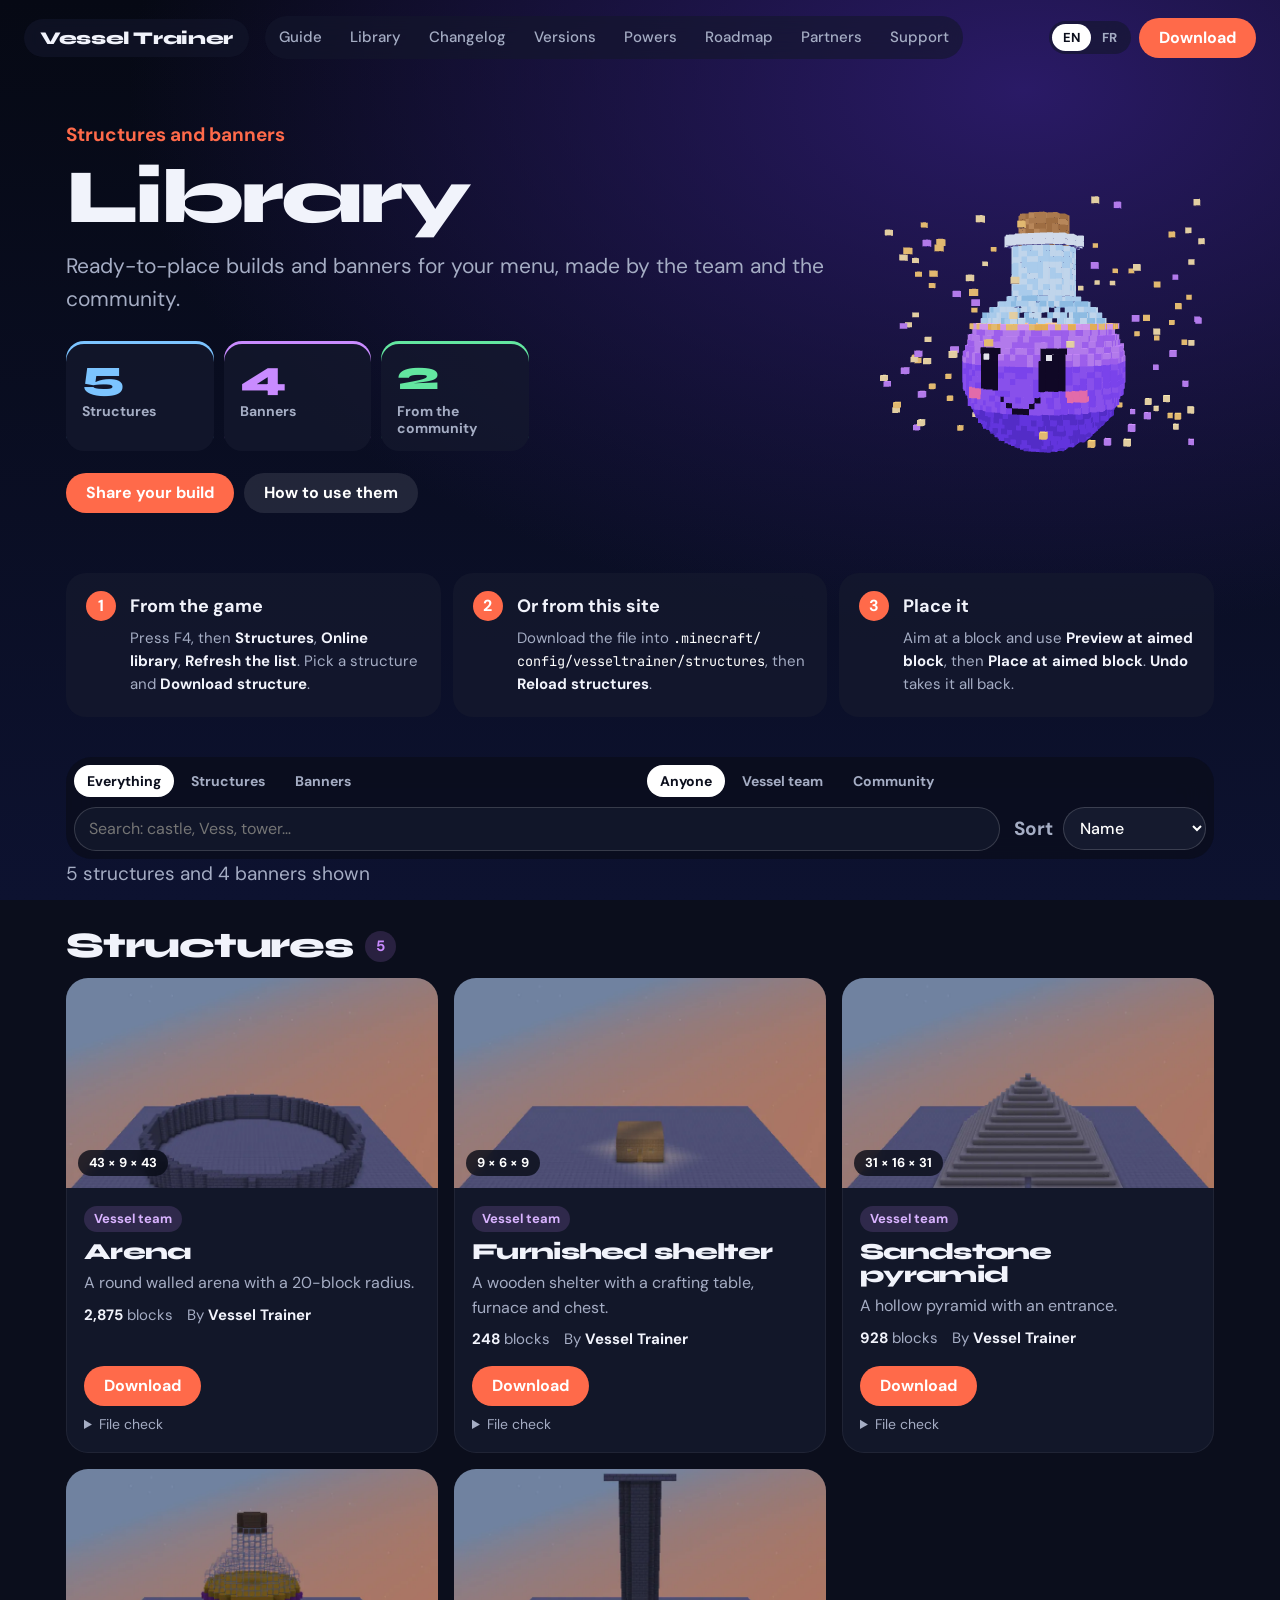
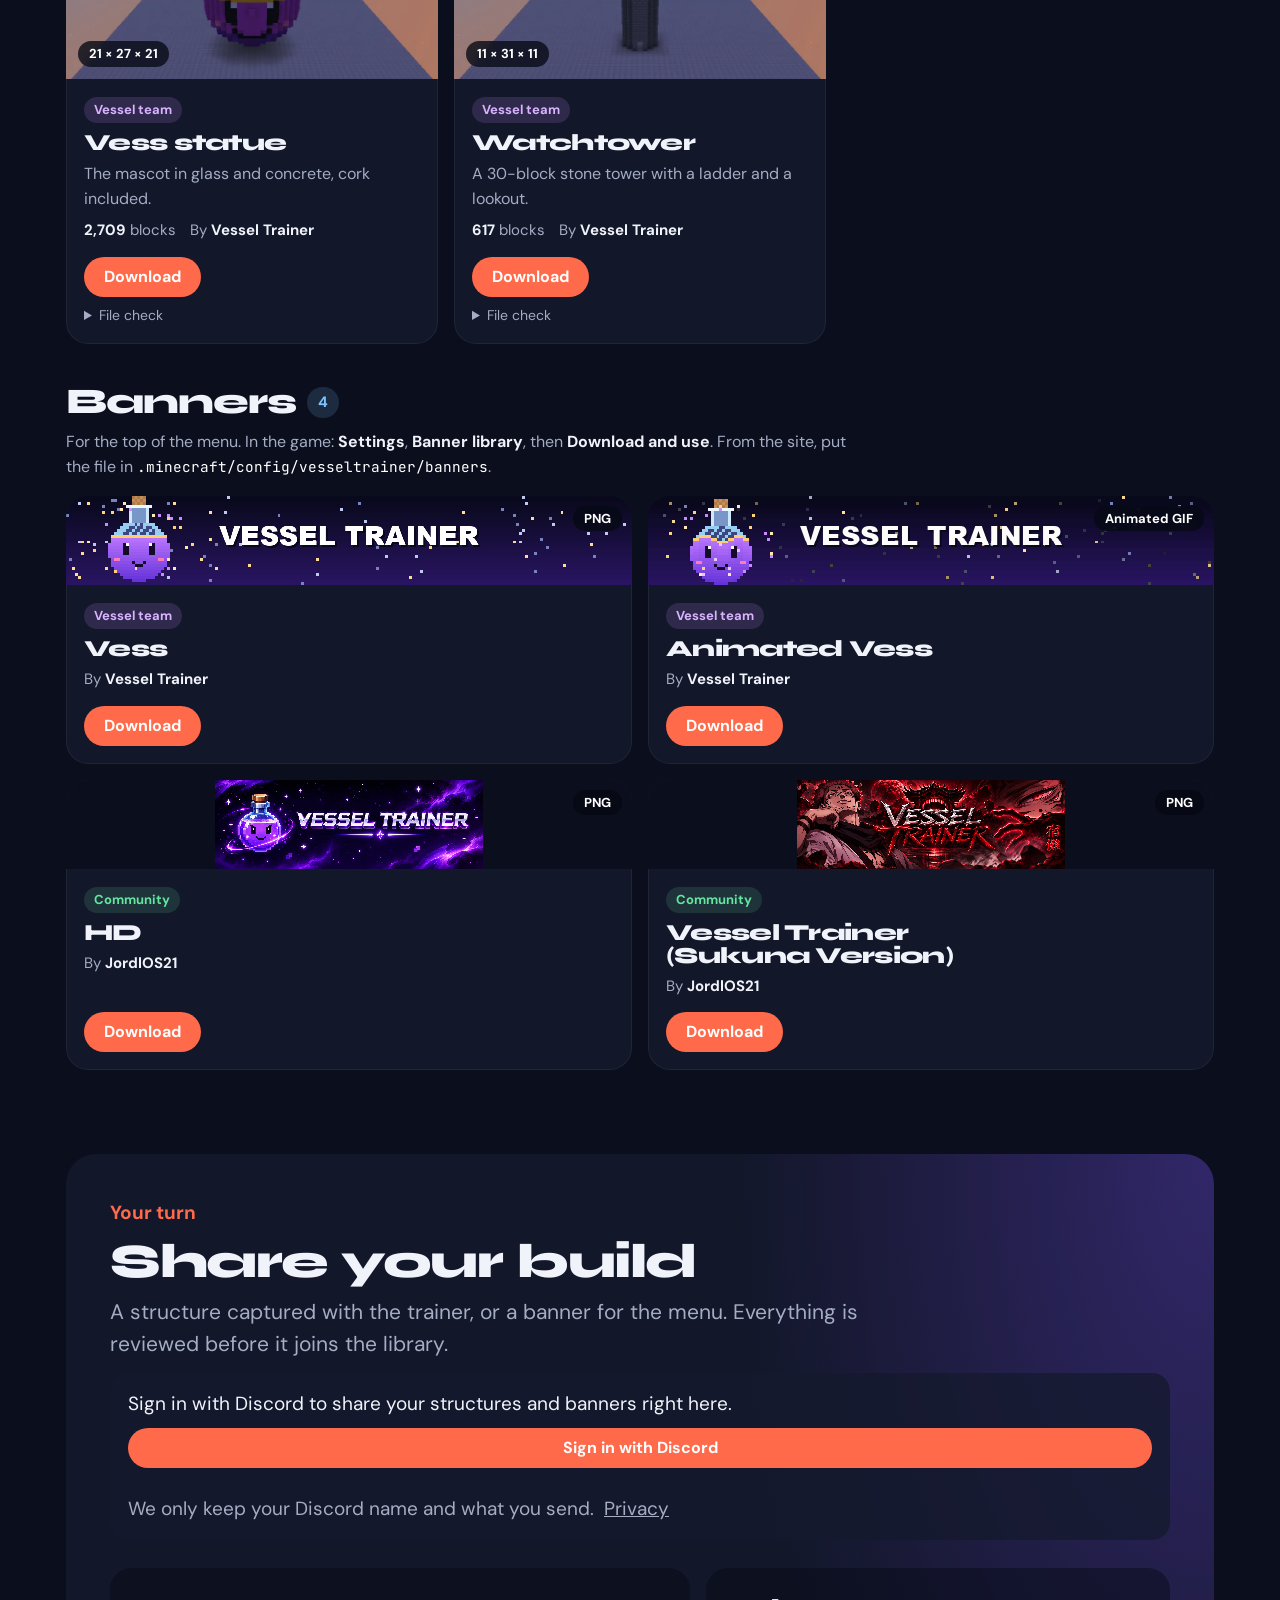
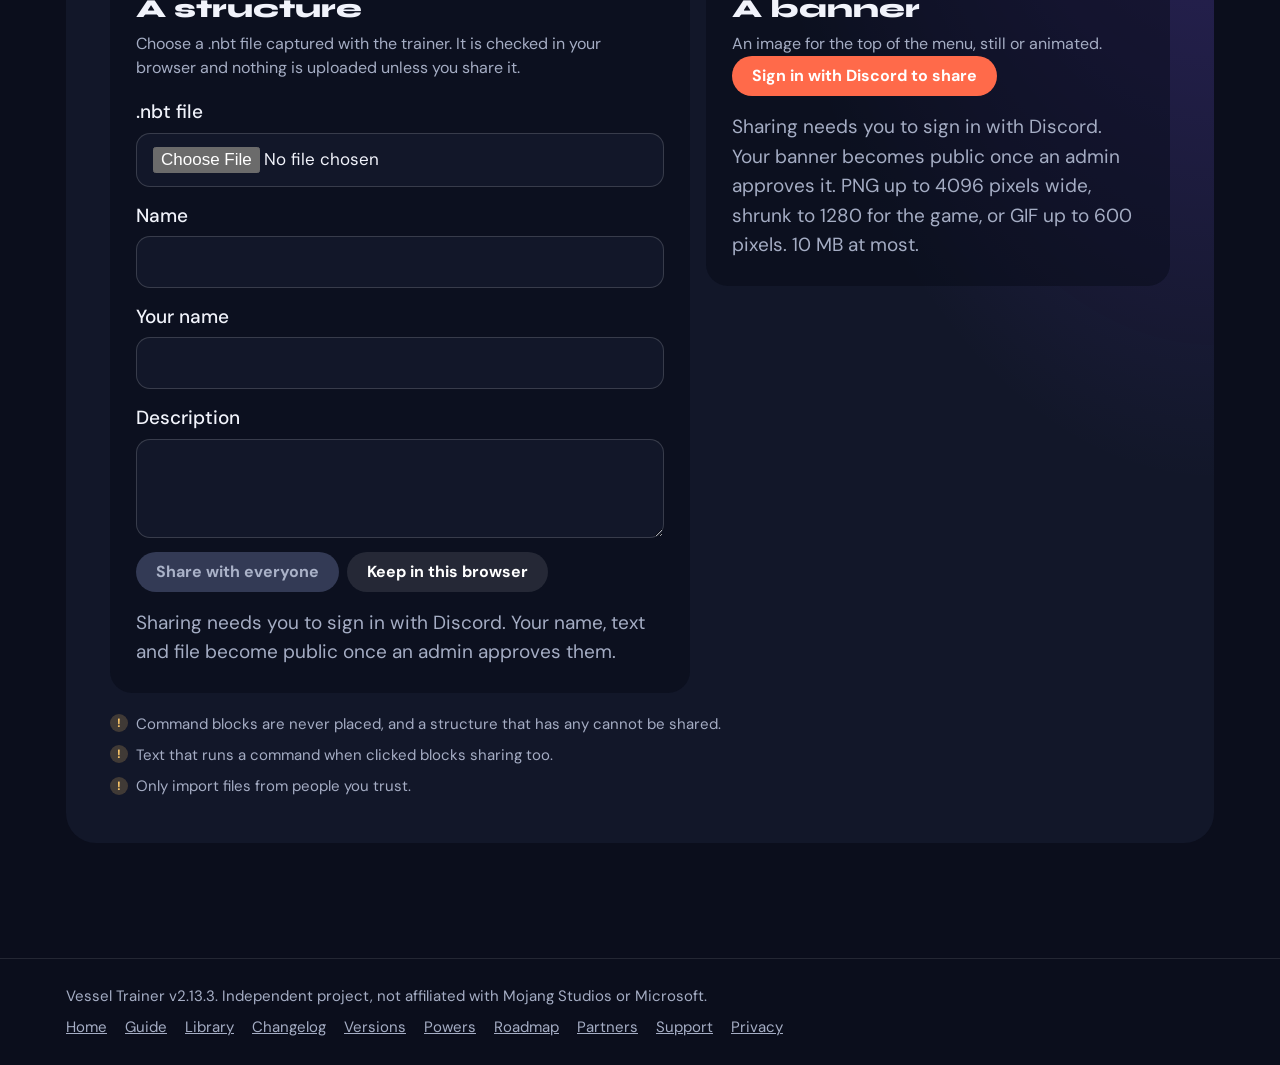
<file: library.html>
<!doctype html>
<html lang="en">
<head>
<meta charset="utf-8">
<meta name="viewport" content="width=device-width, initial-scale=1, viewport-fit=cover">
<title>Vessel Trainer Library</title>
<meta name="description" content="Structures and menu banners for Vessel Trainer, made by the team and the community. Download them here or straight from the game.">
<link rel="icon" type="image/png" href="assets/img/favicon.png">
<link rel="stylesheet" href="assets/css/style.css?v=8cb9c6679a">
</head>
<body class="page">
<div class="sky" aria-hidden="true"></div>
<nav class="nav" aria-label="Main navigation" data-fr-aria="Navigation principale">
  <a class="brand" href="index.html">Vessel Trainer</a>
  <div class="nav-links">
    <a href="guide.html">Guide</a>
    <a href="library.html" data-fr="Bibliothèque">Library</a>
    <a href="changelog.html">Changelog</a>
    <a href="versions.html">Versions</a>
    <a href="powers.html" data-fr="Pouvoirs">Powers</a>
    <a href="roadmap.html">Roadmap</a>
    <a href="partners.html" data-fr="Partenaires">Partners</a><a href="support.html" data-fr="Soutenir">Support</a>
  </div>
  <div class="nav-right">
    <div class="lang" role="group" aria-label="Language">
      <button type="button" data-lang="en">EN</button>
      <button type="button" data-lang="fr">FR</button>
    </div>
    <a class="pill" href="index.html#install" data-fr="Télécharger">Download</a>
  </div>
</nav>
<main class="page-main">
  <div class="wrap">
    <header class="page-top">
      <div class="page-head">
        <p class="kicker" data-fr="Structures et bannières">Structures and banners</p>
        <h1 class="page-title" data-fr="Bibliothèque">Library</h1>
        <p class="sub" data-fr="Des constructions prêtes à poser et des bannières pour ton menu, faites par l'équipe et la communauté.">Ready-to-place builds and banners for your menu, made by the team and the community.</p>
        <dl class="rm-stats" id="libStats"></dl>
        <div class="rm-cta">
          <a class="pill" href="#add" data-fr="Partager ta création">Share your build</a>
          <a class="pill quiet" href="#how" data-fr="Comment les utiliser">How to use them</a>
        </div>
      </div>
      <canvas id="vess" aria-hidden="true"></canvas>
    </header>

    <section class="lib-how" id="how" aria-labelledby="libHowTitle">
      <h2 class="sr" id="libHowTitle" data-fr="Comment les utiliser">How to use them</h2>
      <ol class="lib-steps">
        <li>
          <b data-fr="Depuis le jeu">From the game</b>
          <span data-fr="Appuie sur F4, puis <b>Structures</b>, <b>Bibliothèque en ligne</b>, <b>Actualiser la liste</b>. Choisis une structure et <b>Télécharger la structure</b>.">Press F4, then <b>Structures</b>, <b>Online library</b>, <b>Refresh the list</b>. Pick a structure and <b>Download structure</b>.</span>
        </li>
        <li>
          <b data-fr="Ou depuis ce site">Or from this site</b>
          <span data-fr="Télécharge le fichier et mets-le dans <code>.minecraft/<wbr>config/<wbr>vesseltrainer/<wbr>structures</code>, puis <b>Recharger les structures</b>.">Download the file into <code>.minecraft/<wbr>config/<wbr>vesseltrainer/<wbr>structures</code>, then <b>Reload structures</b>.</span>
        </li>
        <li>
          <b data-fr="Pose-la">Place it</b>
          <span data-fr="Vise un bloc et lance <b>Aperçu au bloc visé</b>, puis <b>Placer au bloc visé</b>. Tout s'annule avec <b>Annuler</b>.">Aim at a block and use <b>Preview at aimed block</b>, then <b>Place at aimed block</b>. <b>Undo</b> takes it all back.</span>
        </li>
      </ol>
    </section>

    <div class="rm-toolbar lib-toolbar">
      <div class="filter-group" role="group" id="libKinds" aria-label="Show" data-fr-aria="Afficher"></div>
      <div class="filter-group" role="group" id="libSources" aria-label="Made by" data-fr-aria="Fait par"></div>
      <label class="search rm-search" for="libSearch"><span class="sr" data-fr="Chercher dans la bibliothèque">Search the library</span><input id="libSearch" type="search" autocomplete="off"></label>
      <label class="filter-select lib-sort" for="libSort"><span data-fr="Trier">Sort</span><select id="libSort"></select></label>
    </div>
    <p class="build-count" id="libCount" aria-live="polite"></p>

    <section class="lib-section" id="structures" aria-labelledby="libStructTitle">
      <div class="rm-section-head">
        <h2 id="libStructTitle">Structures</h2>
        <span class="lane-count" id="libStructCount"></span>
      </div>
      <div class="lib-grid" id="library"></div>
      <p class="rm-empty" id="libEmpty" hidden></p>
    </section>

    <section class="lib-section" id="banners" aria-labelledby="libBannerTitle">
      <div class="rm-section-head">
        <h2 id="libBannerTitle" data-fr="Bannières">Banners</h2>
        <span class="lane-count" id="libBannerCount"></span>
      </div>
      <p class="sub lib-section-sub" data-fr="Pour l'en-tête du menu. Dans le jeu : <b>Réglages</b>, <b>Bibliothèque de bannières</b>, puis <b>Télécharger et utiliser</b>. Depuis le site, mets le fichier dans <code>.minecraft/<wbr>config/<wbr>vesseltrainer/<wbr>banners</code>.">For the top of the menu. In the game: <b>Settings</b>, <b>Banner library</b>, then <b>Download and use</b>. From the site, put the file in <code>.minecraft/<wbr>config/<wbr>vesseltrainer/<wbr>banners</code>.</p>
      <div class="lib-grid lib-banners" id="bannerList"></div>
      <p class="rm-empty" id="libBannerEmpty" hidden></p>
    </section>

    <section class="lib-share" id="add" aria-labelledby="libShareTitle">
      <div class="lib-share-head">
        <p class="kicker" data-fr="À toi de jouer">Your turn</p>
        <h2 id="libShareTitle" data-fr="Partage ta création">Share your build</h2>
        <p class="sub" data-fr="Une structure capturée avec le trainer, ou une bannière pour le menu. Tout est vérifié avant d'arriver dans la bibliothèque.">A structure captured with the trainer, or a banner for the menu. Everything is reviewed before it joins the library.</p>
      </div>
      <div class="account-box" id="accountBox" hidden></div>

      <div class="lib-share-grid">
        <div class="lib-panel add-box">
          <h3 data-fr="Une structure">A structure</h3>
          <p class="sub" data-fr="Choisis un fichier .nbt capturé avec le trainer. Il est analysé dans ton navigateur et rien n'est envoyé tant que tu ne le partages pas.">Choose a .nbt file captured with the trainer. It is checked in your browser and nothing is uploaded unless you share it.</p>
          <form id="addForm" novalidate>
            <label class="field" for="addFile"><span data-fr="Fichier .nbt">.nbt file</span><input id="addFile" type="file" accept=".nbt" required></label>
            <div class="report" id="addReport" aria-live="polite" hidden></div>
            <label class="field" for="addName"><span data-fr="Nom">Name</span><input id="addName" type="text" maxlength="60" required></label>
            <label class="field" for="addAuthor"><span data-fr="Ton pseudo">Your name</span><input id="addAuthor" type="text" maxlength="40"></label>
            <label class="field" for="addText"><span>Description</span><textarea id="addText" rows="3" maxlength="240"></textarea></label>
            <div class="lib-actions">
              <button class="pill" type="button" id="shareButton" disabled data-fr="Partager avec tout le monde">Share with everyone</button>
              <button class="pill quiet" type="submit" id="addButton" disabled data-fr="Garder dans ce navigateur">Keep in this browser</button>
            </div>
          </form>
          <p class="note" id="addNote"></p>
        </div>

        <div class="lib-panel">
          <h3 data-fr="Une bannière">A banner</h3>
          <p class="sub" data-fr="Une image pour l'en-tête du menu, fixe ou animée.">An image for the top of the menu, still or animated.</p>
          <div class="lib-actions banner-share">
            <a class="pill" id="bannerShare" target="_blank" rel="noopener" data-fr="Partager une bannière">Share a banner</a>
            <button class="pill" type="button" id="bannerSignIn" hidden data-fr="Se connecter avec Discord pour partager">Sign in with Discord to share</button>
          </div>
          <form class="banner-form" id="bannerForm" hidden novalidate>
            <label class="field" for="bannerFile"><span data-fr="Image (PNG ou GIF)">Image (PNG or GIF)</span><input id="bannerFile" type="file" accept="image/png,image/gif"></label>
            <label class="field" for="bannerName"><span data-fr="Nom">Name</span><input id="bannerName" type="text" maxlength="40"></label>
            <label class="field" for="bannerAuthor"><span data-fr="Ton pseudo">Your name</span><input id="bannerAuthor" type="text" maxlength="40"></label>
            <button class="pill" type="submit" data-fr="Envoyer ma bannière">Send my banner</button>
            <div class="report" id="bannerResult" aria-live="polite" hidden></div>
          </form>
          <p class="note" id="bannerNote" data-fr="Partager demande un compte GitHub gratuit. Ton image est publique dès l'envoi, et elle rejoint la bibliothèque après vérification. PNG jusqu'à 4096 pixels de large, réduit à 1280 pour le jeu, ou GIF jusqu'à 600 pixels. 10 Mo maximum.">Sharing needs a free GitHub account. Your image is public as soon as you send it, and it joins the library once it has been reviewed. PNG up to 4096 pixels wide, shrunk to 1280 for the game, or GIF up to 600 pixels. 10 MB at most.</p>
        </div>
      </div>

      <ul class="lib-rules">
        <li data-fr="Les blocs de commande ne sont jamais posés, et une structure qui en contient ne peut pas être partagée.">Command blocks are never placed, and a structure that has any cannot be shared.</li>
        <li data-fr="Un texte qui lance une commande au clic bloque aussi le partage.">Text that runs a command when clicked blocks sharing too.</li>
        <li data-fr="N'importe que des fichiers de personnes de confiance.">Only import files from people you trust.</li>
      </ul>
    </section>
  </div>
</main>
<footer class="foot">
  <div class="wrap foot-in">
    <span data-fr="Vessel Trainer v2.13.3. Projet indépendant, non affilié à Mojang Studios ni à Microsoft.">Vessel Trainer v2.13.3. Independent project, not affiliated with Mojang Studios or Microsoft.</span>
    <span class="foot-links"><a href="index.html" data-fr="Accueil">Home</a><a href="guide.html">Guide</a><a href="library.html" data-fr="Bibliothèque">Library</a><a href="changelog.html">Changelog</a><a href="versions.html">Versions</a><a href="powers.html" data-fr="Pouvoirs">Powers</a><a href="roadmap.html">Roadmap</a><a href="partners.html" data-fr="Partenaires">Partners</a><a href="support.html" data-fr="Soutenir">Support</a><a href="privacy.html" data-fr="Confidentialité">Privacy</a></span>
  </div>
</footer>
<script src="assets/js/vendor/three.min.js?v=3b3a1c97de"></script>
<script src="assets/js/vendor/gsap.min.js?v=28033e449a"></script>
<script src="assets/js/vendor/lenis.min.js?v=b2958f142f"></script>
<script src="assets/js/lang.js?v=766214369f"></script>
<script src="assets/js/vess.js?v=04c6b9b6e1"></script>
<script src="assets/js/data.js?v=85277a6fb2"></script>
<script src="assets/js/library-meta.js?v=195f767918"></script>
<script src="assets/js/vendor/supabase.min.js?v=96277ec00e"></script>
<script src="assets/js/account.js?v=6cd736e3d2"></script>
<script src="assets/js/library.js?v=2deec47b81"></script>
<script src="assets/js/pages.js?v=c3deb91f3d"></script>
</body>
</html>
</file>
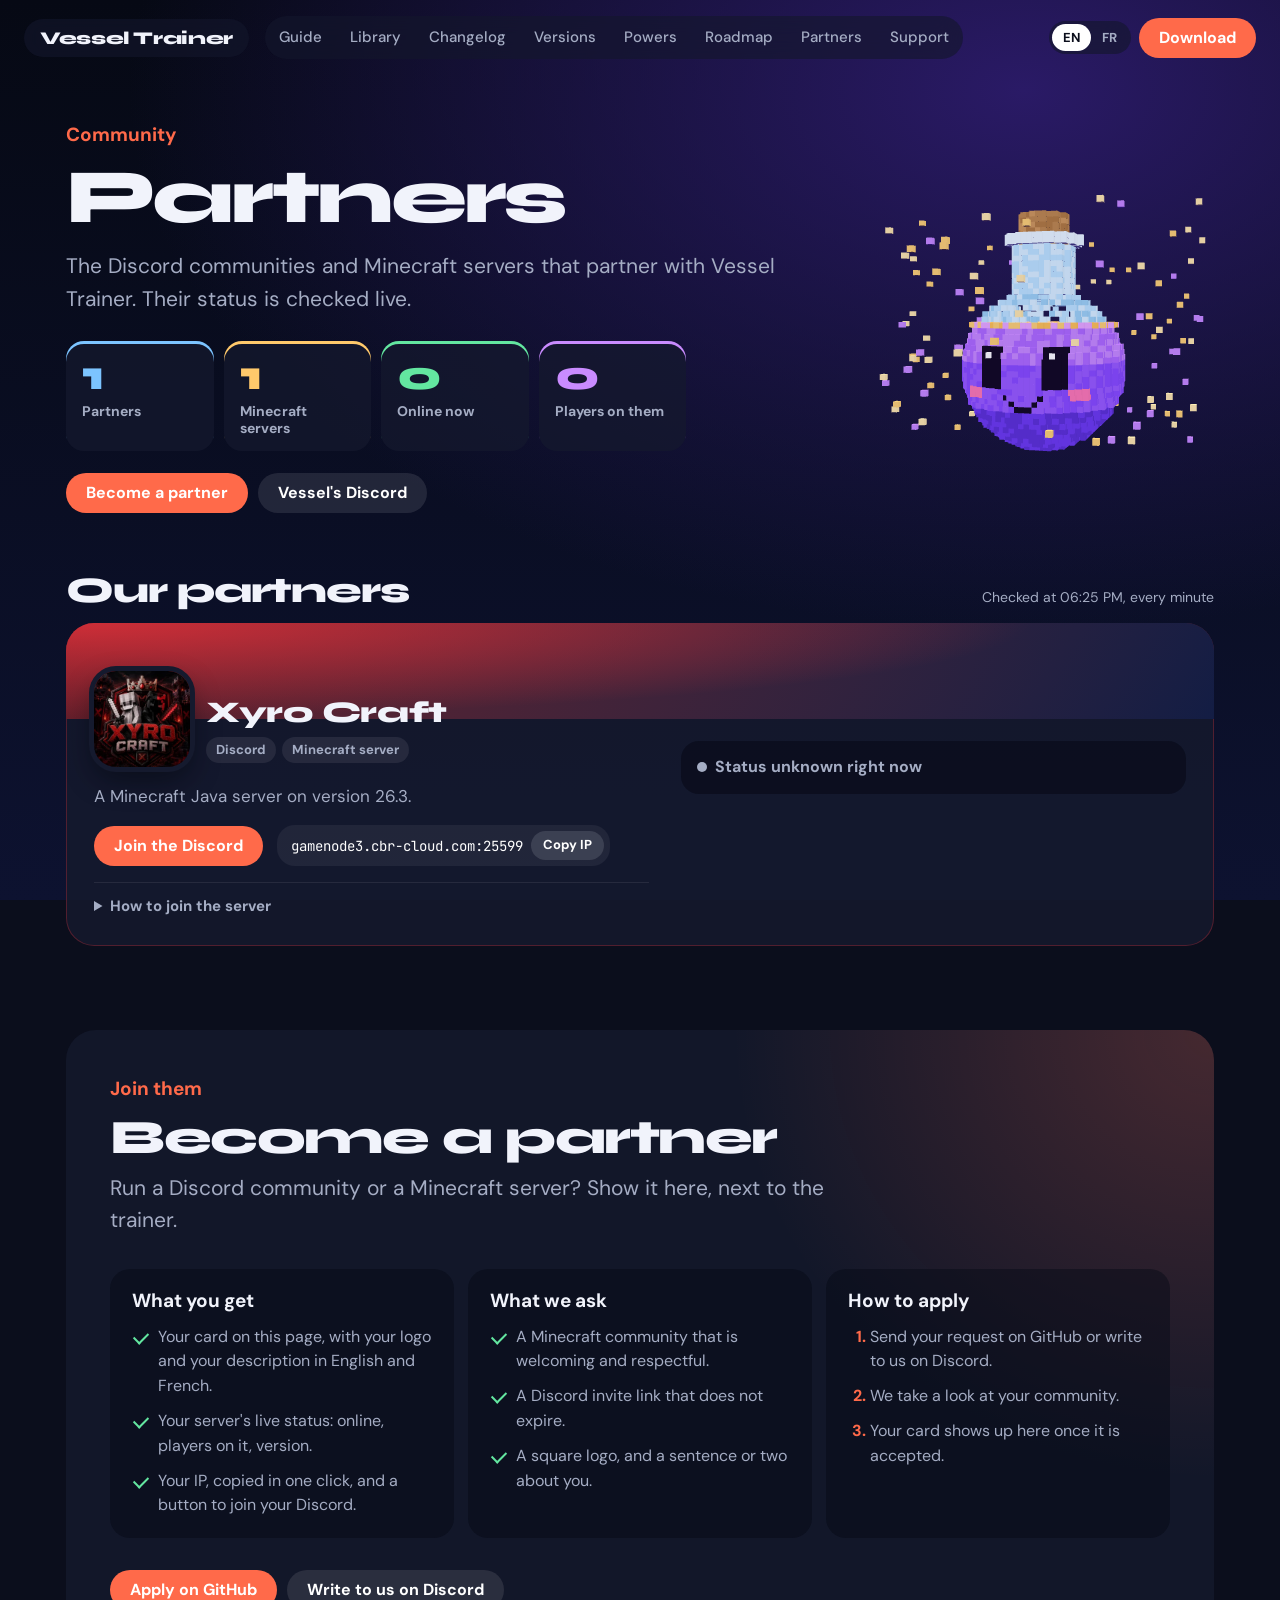
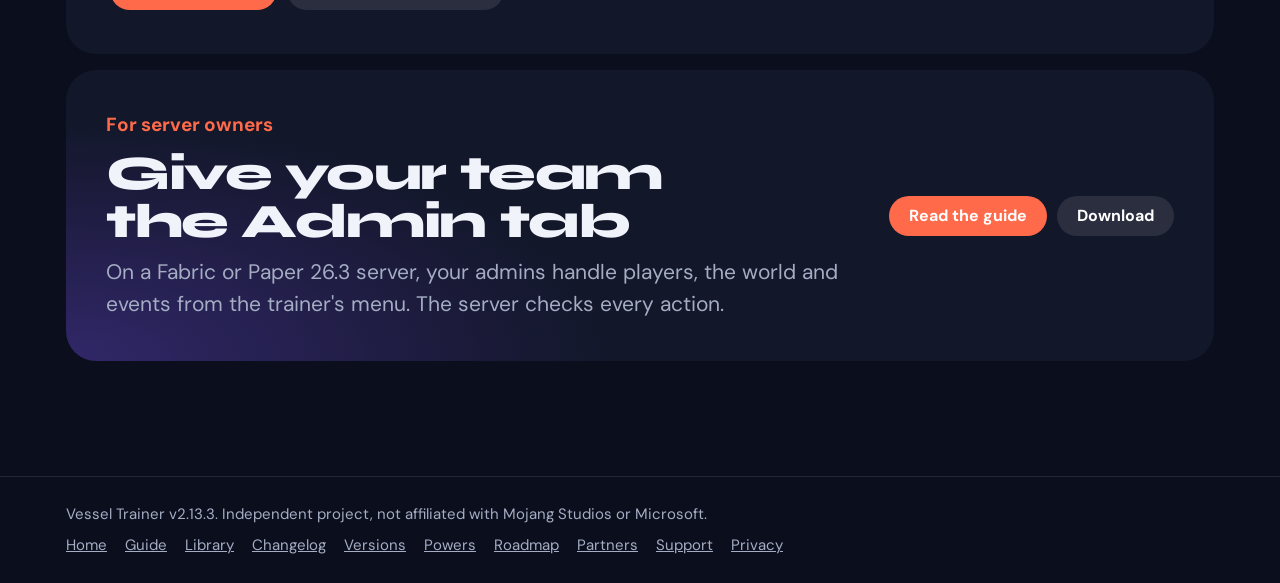
<file: partners.html>
<!doctype html>
<html lang="en">
<head>
<meta charset="utf-8">
<meta name="viewport" content="width=device-width, initial-scale=1, viewport-fit=cover">
<title>Vessel Trainer Partners</title>
<meta name="description" content="The Discord communities and Minecraft servers that partner with Vessel Trainer, with their live status.">
<link rel="icon" type="image/png" href="assets/img/favicon.png">
<link rel="stylesheet" href="assets/css/style.css?v=8cb9c6679a">
</head>
<body class="page">
<div class="sky" aria-hidden="true"></div>
<nav class="nav" aria-label="Main navigation" data-fr-aria="Navigation principale">
  <a class="brand" href="index.html">Vessel Trainer</a>
  <div class="nav-links">
    <a href="guide.html">Guide</a>
    <a href="library.html" data-fr="Bibliothèque">Library</a>
    <a href="changelog.html">Changelog</a>
    <a href="versions.html">Versions</a>
    <a href="powers.html" data-fr="Pouvoirs">Powers</a>
    <a href="roadmap.html">Roadmap</a>
    <a href="partners.html" data-fr="Partenaires">Partners</a><a href="support.html" data-fr="Soutenir">Support</a>
  </div>
  <div class="nav-right">
    <div class="lang" role="group" aria-label="Language">
      <button type="button" data-lang="en">EN</button>
      <button type="button" data-lang="fr">FR</button>
    </div>
    <a class="pill" href="index.html#install" data-fr="Télécharger">Download</a>
  </div>
</nav>
<main class="page-main">
  <div class="wrap">
    <header class="page-top">
      <div class="page-head">
        <p class="kicker" data-fr="Communauté">Community</p>
        <h1 class="page-title" data-fr="Partenaires">Partners</h1>
        <p class="sub" data-fr="Les communautés Discord et les serveurs Minecraft partenaires de Vessel Trainer. Leur statut est vérifié en direct.">The Discord communities and Minecraft servers that partner with Vessel Trainer. Their status is checked live.</p>
        <dl class="rm-stats" id="ptStats"></dl>
        <div class="rm-cta">
          <a class="pill" href="#apply" data-fr="Devenir partenaire">Become a partner</a>
          <a class="pill quiet" id="ptDiscord" href="#" target="_blank" rel="noopener" data-fr="Discord de Vessel">Vessel's Discord</a>
        </div>
      </div>
      <canvas id="vess" aria-hidden="true"></canvas>
    </header>

    <section aria-labelledby="ptListTitle">
      <div class="rm-section-head">
        <h2 id="ptListTitle" data-fr="Nos partenaires">Our partners</h2>
        <p class="pt-checked" id="ptChecked" aria-live="polite"></p>
      </div>
      <div class="pt-grid" id="partners"></div>
    </section>

    <section class="pt-apply" id="apply" aria-labelledby="ptApplyTitle">
      <div class="pt-apply-head">
        <p class="kicker" data-fr="Rejoins-les">Join them</p>
        <h2 id="ptApplyTitle" data-fr="Devenir partenaire">Become a partner</h2>
        <p class="sub" data-fr="Tu as une communauté Discord ou un serveur Minecraft ? Mets-le en avant ici, à côté du trainer.">Run a Discord community or a Minecraft server? Show it here, next to the trainer.</p>
      </div>
      <div class="pt-columns">
        <div class="pt-col">
          <h3 data-fr="Ce que tu obtiens">What you get</h3>
          <ul class="pt-list">
            <li data-fr="Ta carte sur cette page, avec ton logo et ta description en français et en anglais.">Your card on this page, with your logo and your description in English and French.</li>
            <li data-fr="Le statut de ton serveur en direct : en ligne, joueurs connectés, version.">Your server's live status: online, players on it, version.</li>
            <li data-fr="Ton IP copiable en un clic et un bouton pour rejoindre ton Discord.">Your IP, copied in one click, and a button to join your Discord.</li>
          </ul>
        </div>
        <div class="pt-col">
          <h3 data-fr="Ce qu'on demande">What we ask</h3>
          <ul class="pt-list">
            <li data-fr="Une communauté autour de Minecraft, accueillante et respectueuse.">A Minecraft community that is welcoming and respectful.</li>
            <li data-fr="Un lien d'invitation Discord qui n'expire pas.">A Discord invite link that does not expire.</li>
            <li data-fr="Un logo carré, et une phrase ou deux pour te présenter.">A square logo, and a sentence or two about you.</li>
          </ul>
        </div>
        <div class="pt-col">
          <h3 data-fr="Comment faire">How to apply</h3>
          <ol class="pt-steps">
            <li data-fr="Envoie ta demande sur GitHub ou écris-nous sur Discord.">Send your request on GitHub or write to us on Discord.</li>
            <li data-fr="On jette un œil à ta communauté.">We take a look at your community.</li>
            <li data-fr="Ta carte apparaît ici dès qu'elle est acceptée.">Your card shows up here once it is accepted.</li>
          </ol>
        </div>
      </div>
      <div class="rm-ask-actions" id="ptApply"></div>
    </section>

    <section class="pt-server" aria-labelledby="ptServerTitle">
      <div>
        <p class="kicker" data-fr="Pour les propriétaires de serveurs">For server owners</p>
        <h2 id="ptServerTitle" data-fr="Donne l'onglet Admin à ton équipe">Give your team the Admin tab</h2>
        <p class="sub" data-fr="Sur un serveur Fabric ou Paper 26.3, tes admins gèrent les joueurs, le monde et les événements depuis le menu du trainer. Le serveur vérifie chaque action.">On a Fabric or Paper 26.3 server, your admins handle players, the world and events from the trainer's menu. The server checks every action.</p>
      </div>
      <div class="rm-ask-actions">
        <a class="pill" href="guide.html#admin" data-fr="Lire le guide">Read the guide</a>
        <a class="pill quiet" href="versions.html" data-fr="Télécharger">Download</a>
      </div>
    </section>
  </div>
</main>
<footer class="foot">
  <div class="wrap foot-in">
    <span data-fr="Vessel Trainer v2.13.3. Projet indépendant, non affilié à Mojang Studios ni à Microsoft.">Vessel Trainer v2.13.3. Independent project, not affiliated with Mojang Studios or Microsoft.</span>
    <span class="foot-links"><a href="index.html" data-fr="Accueil">Home</a><a href="guide.html">Guide</a><a href="library.html" data-fr="Bibliothèque">Library</a><a href="changelog.html">Changelog</a><a href="versions.html">Versions</a><a href="powers.html" data-fr="Pouvoirs">Powers</a><a href="roadmap.html">Roadmap</a><a href="partners.html" data-fr="Partenaires">Partners</a><a href="support.html" data-fr="Soutenir">Support</a><a href="privacy.html" data-fr="Confidentialité">Privacy</a></span>
  </div>
</footer>
<script src="assets/js/vendor/three.min.js?v=3b3a1c97de"></script>
<script src="assets/js/vendor/gsap.min.js?v=28033e449a"></script>
<script src="assets/js/vendor/lenis.min.js?v=b2958f142f"></script>
<script src="assets/js/lang.js?v=766214369f"></script>
<script src="assets/js/vess.js?v=04c6b9b6e1"></script>
<script src="assets/js/data.js?v=85277a6fb2"></script>
<script src="assets/js/pages.js?v=c3deb91f3d"></script>
</body>
</html>
</file>
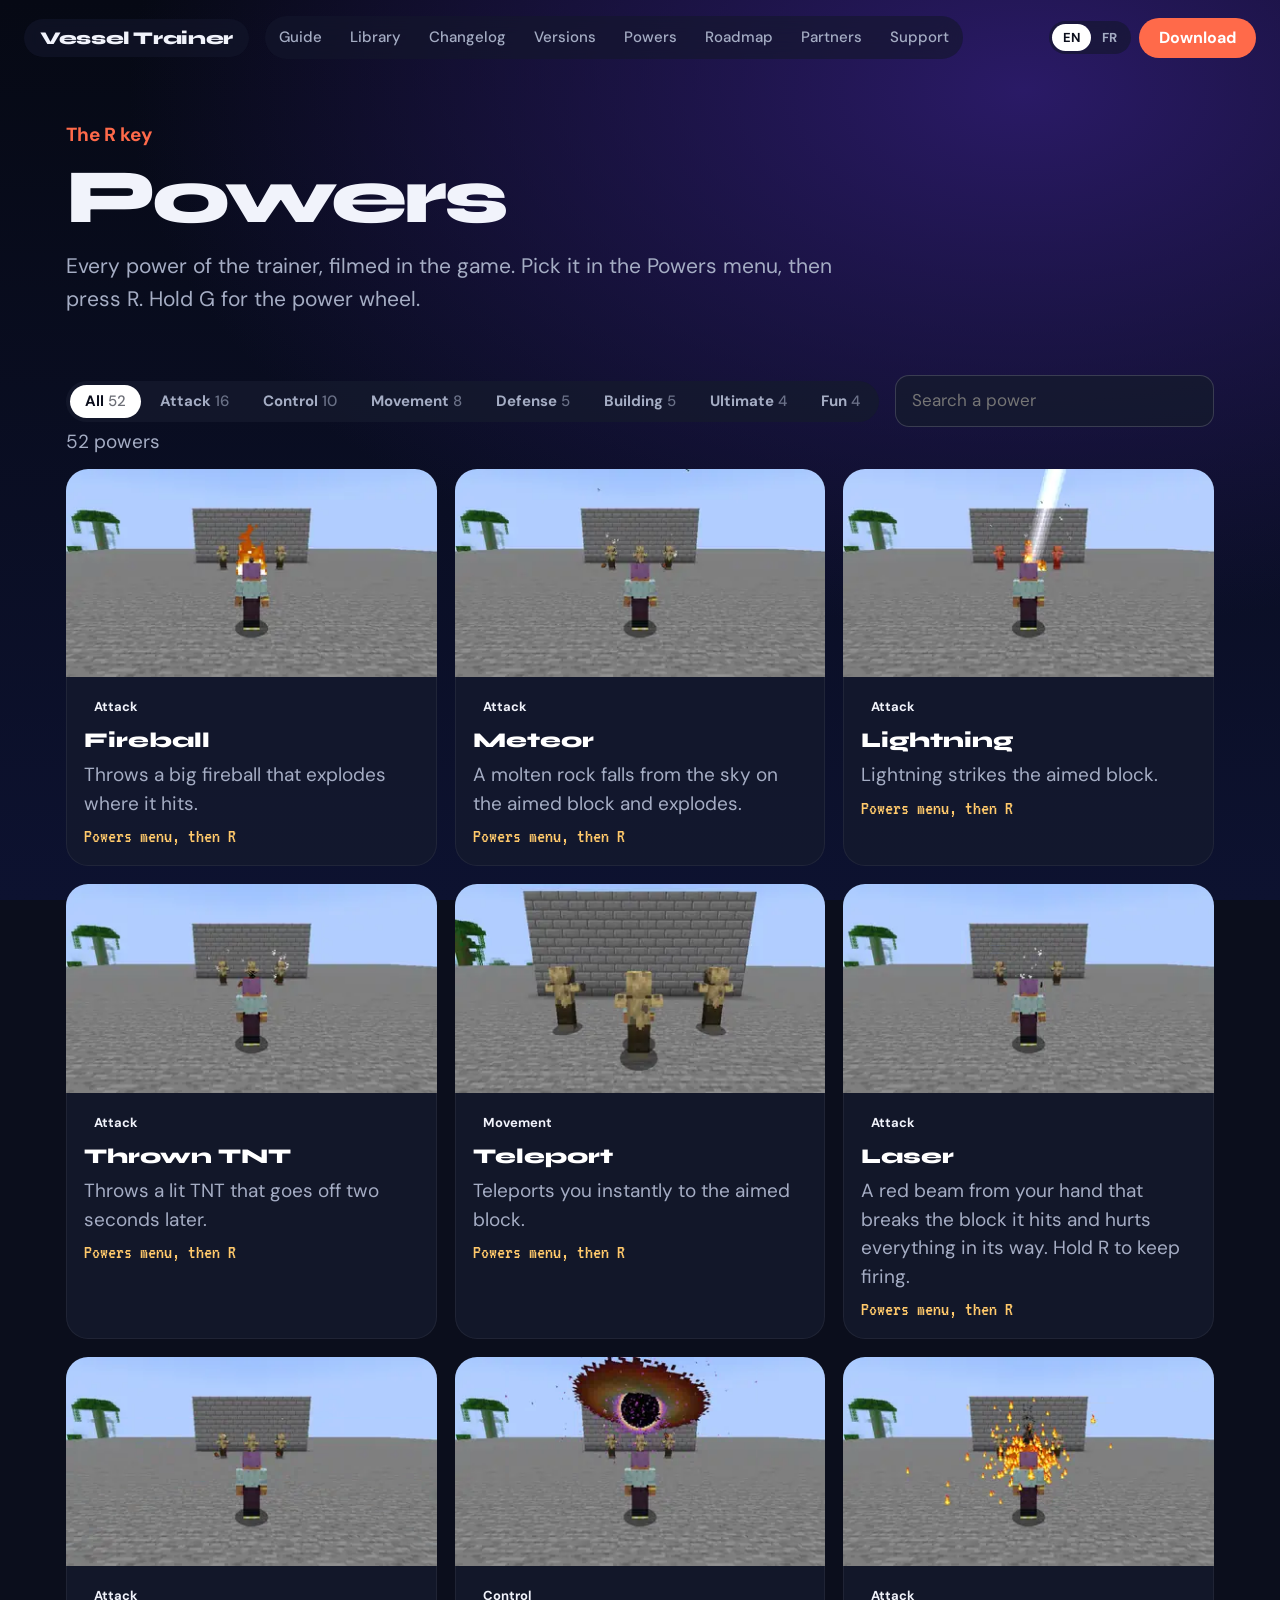
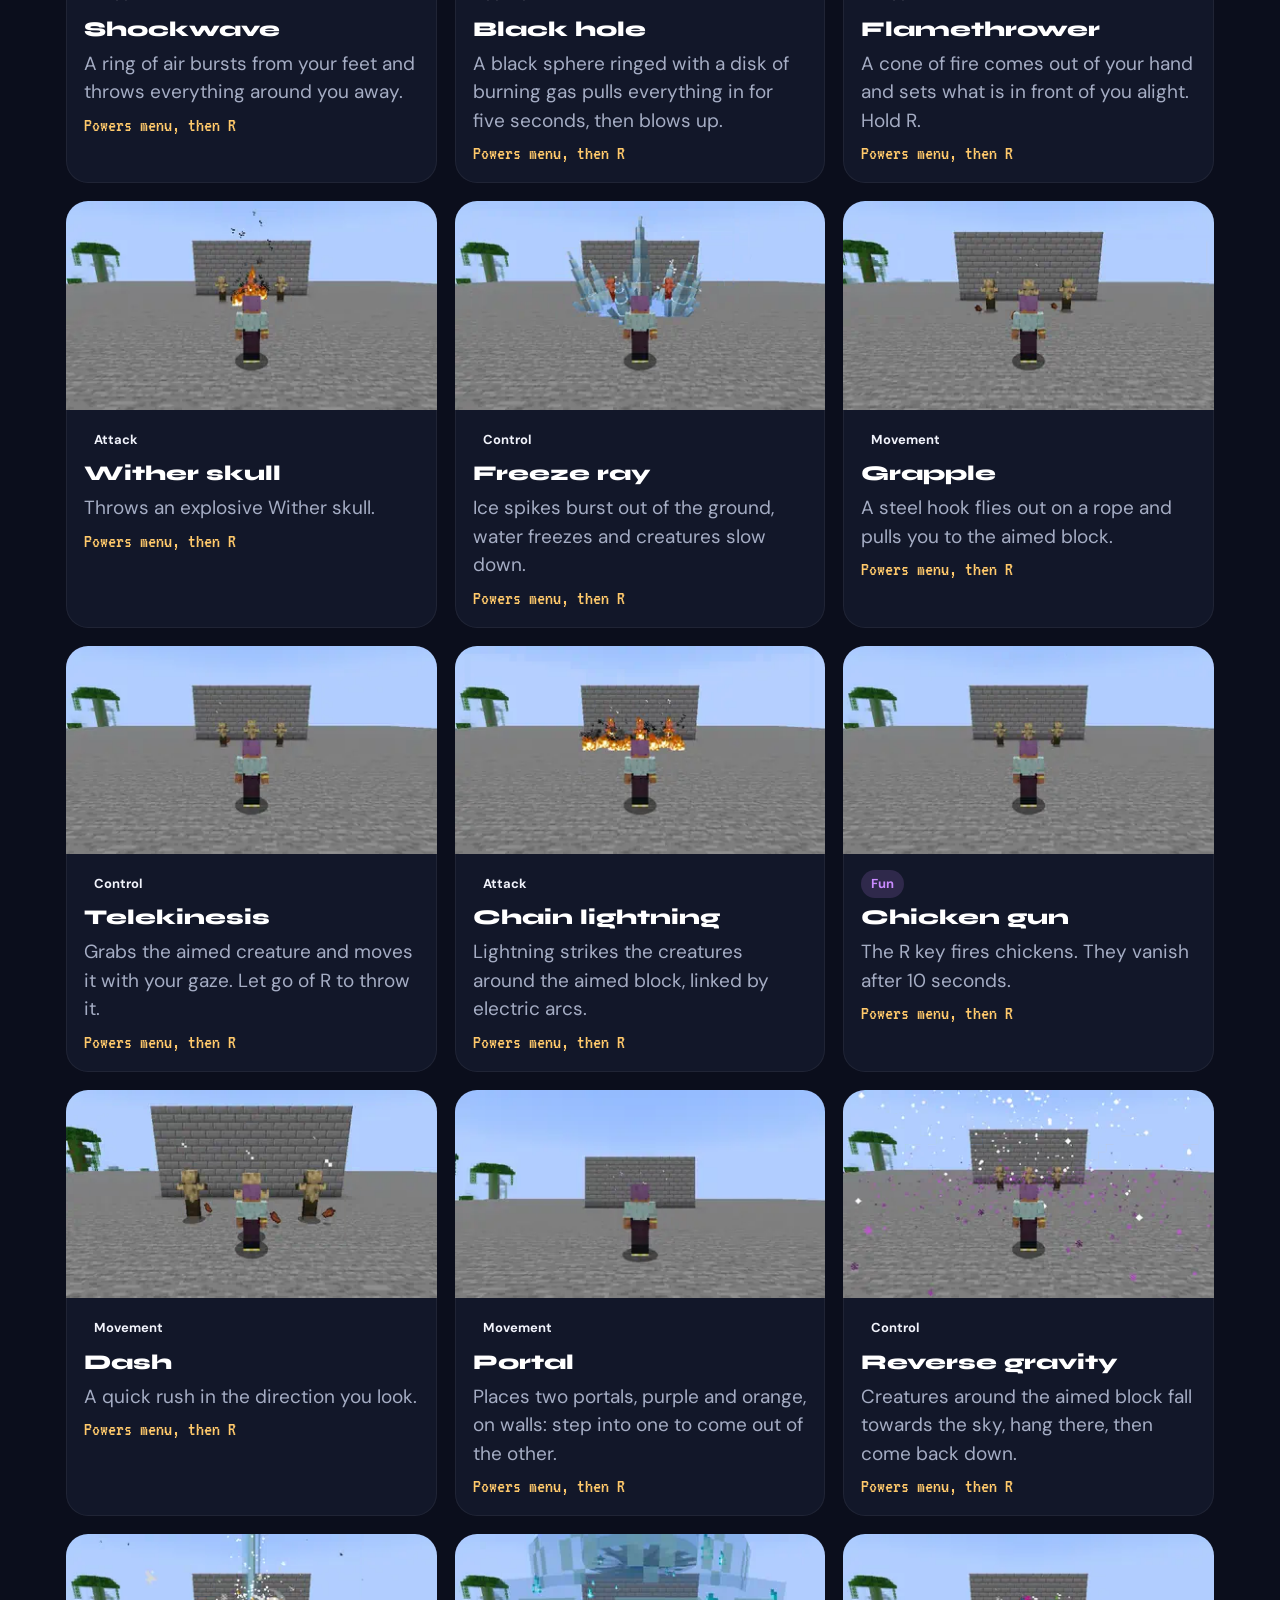
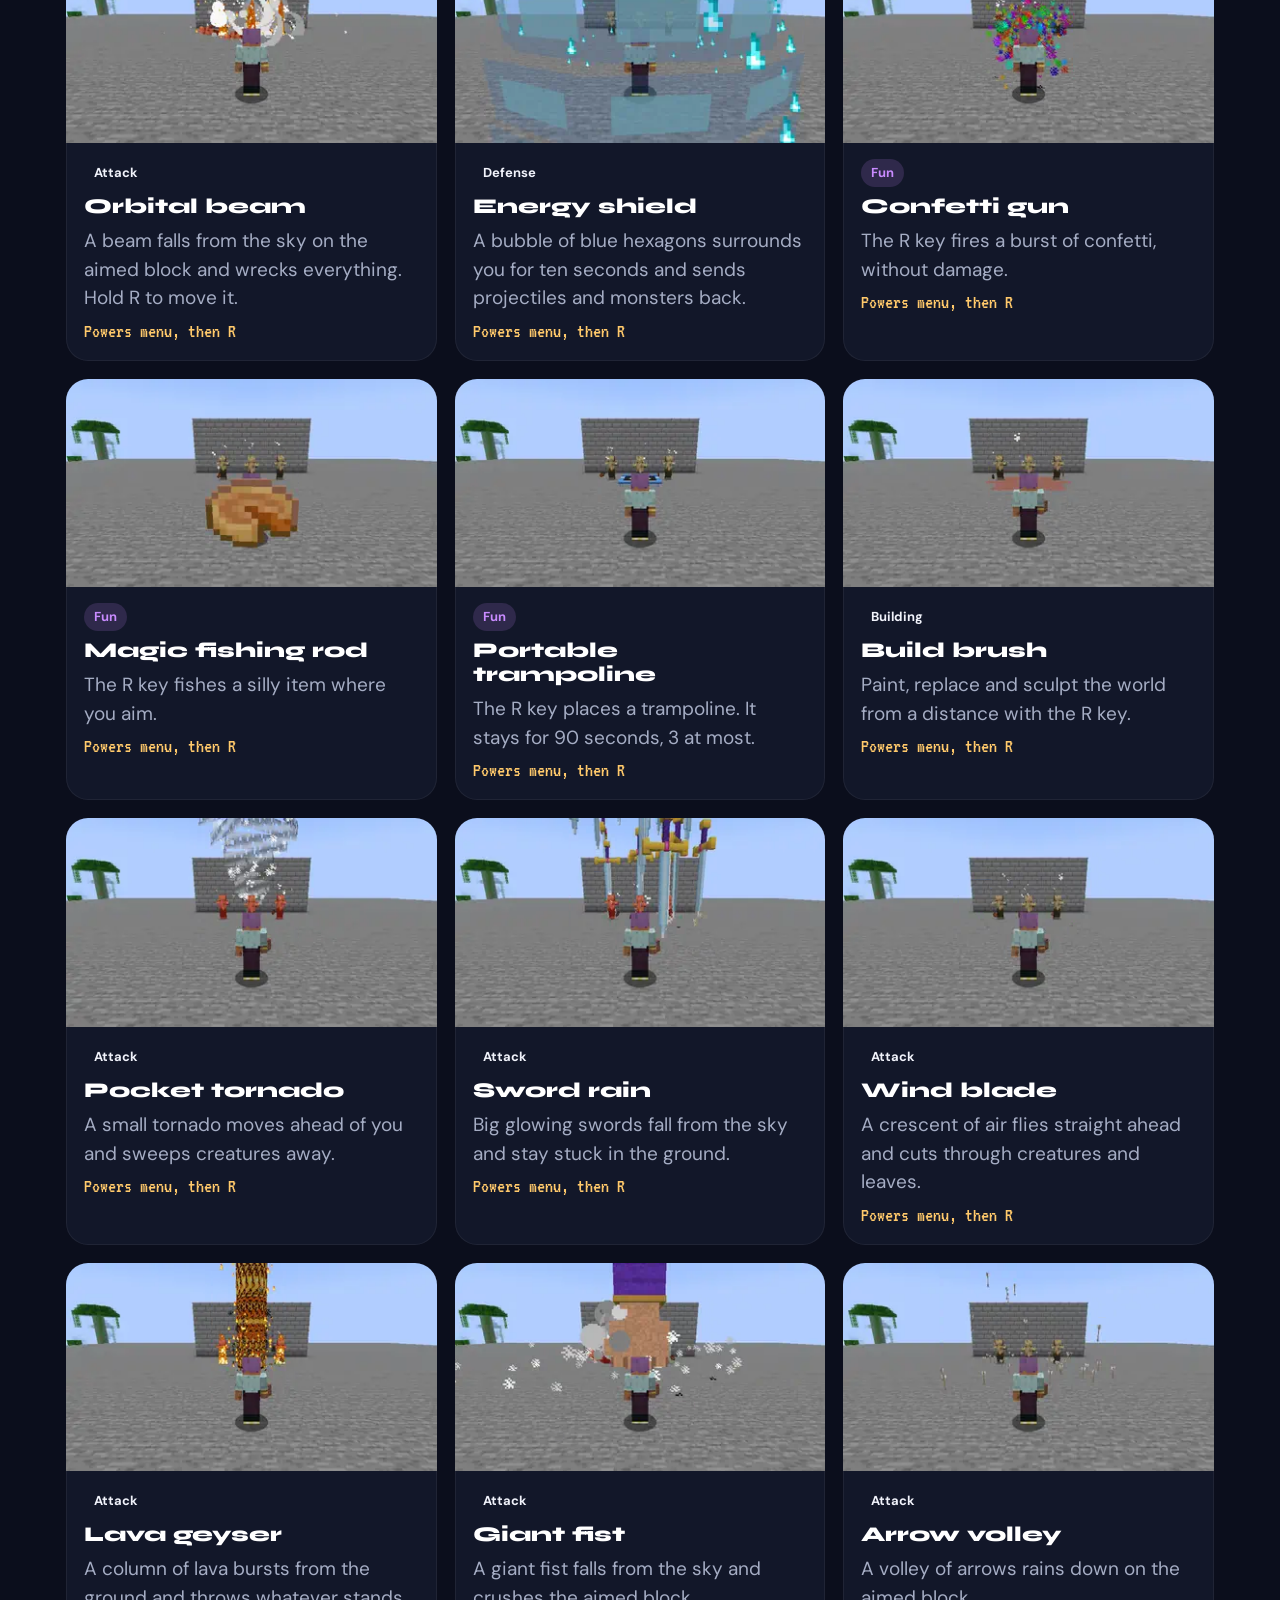
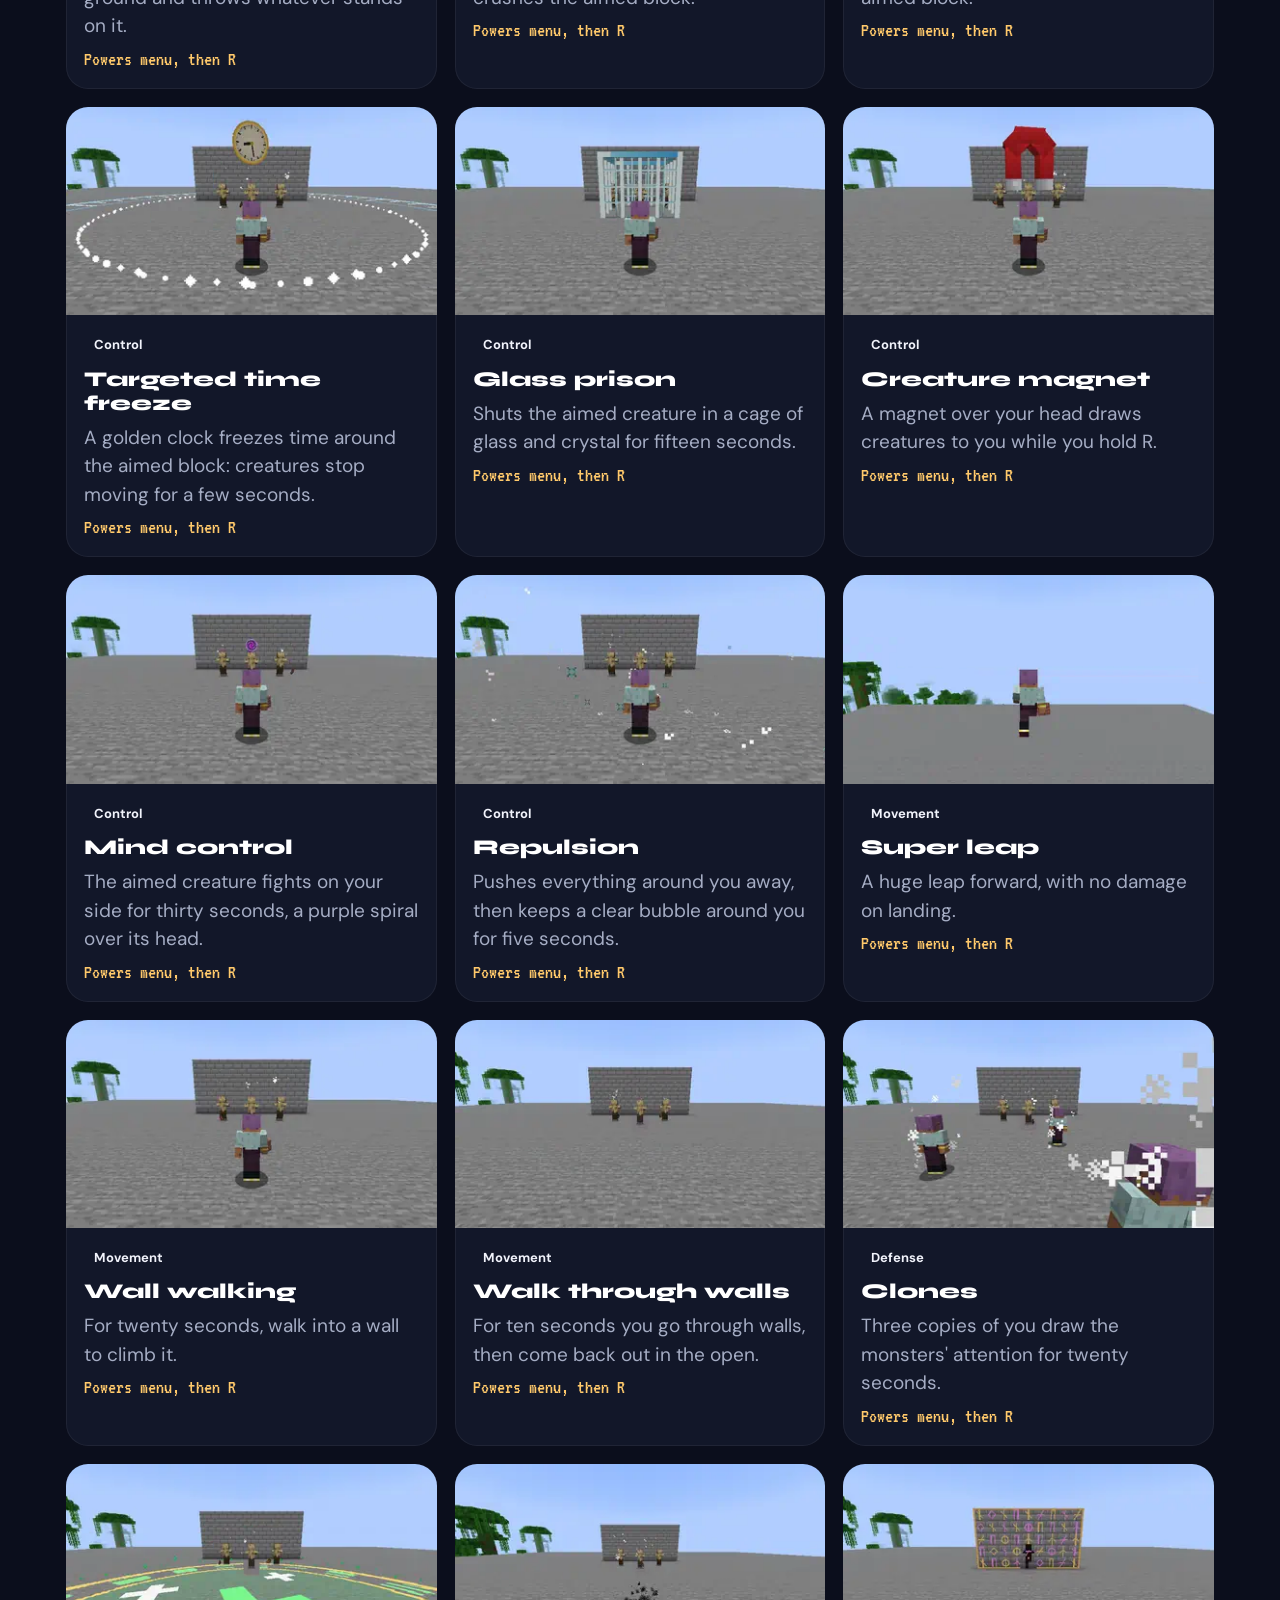
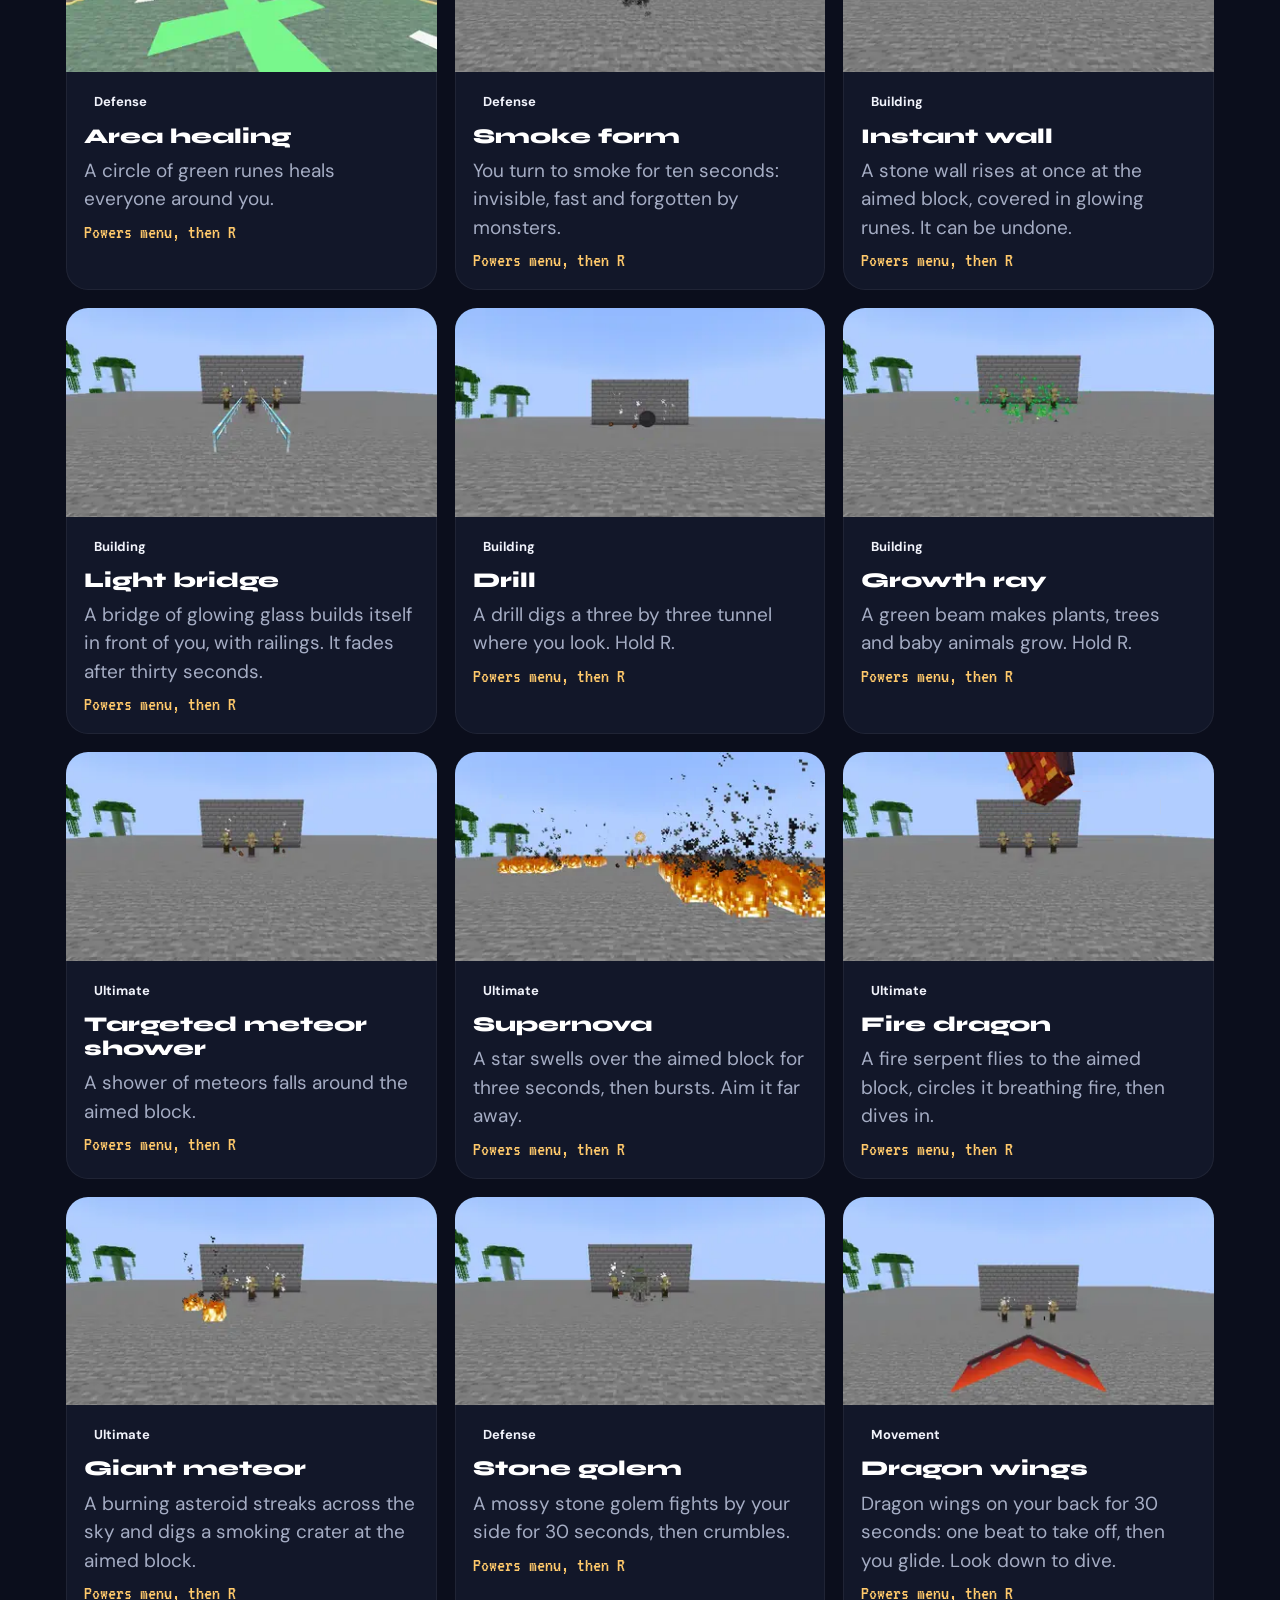
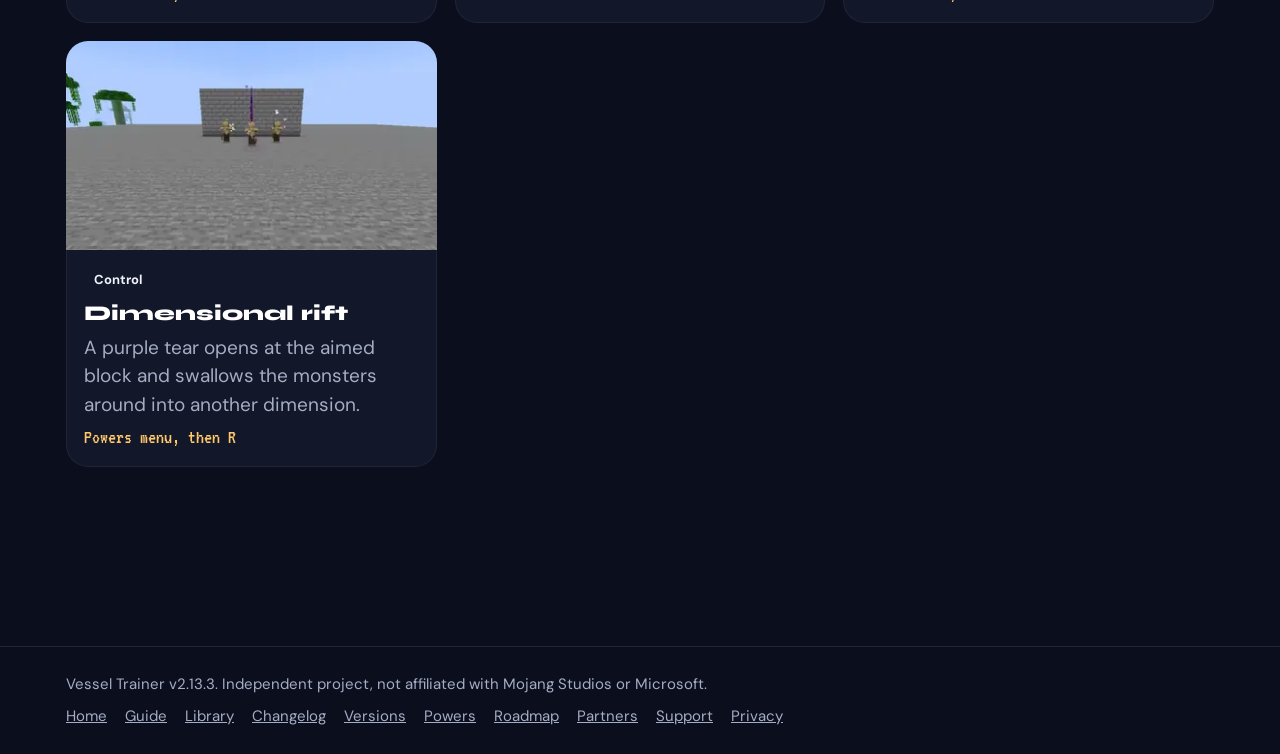
<file: powers.html>
<!doctype html>
<html lang="en">
<head>
<meta charset="utf-8">
<meta name="viewport" content="width=device-width, initial-scale=1, viewport-fit=cover">
<title>Vessel Trainer Powers</title>
<meta name="description" content="Every power of Vessel Trainer, seen in the game: what it does and where to find it.">
<link rel="icon" type="image/png" href="assets/img/favicon.png">
<link rel="stylesheet" href="assets/css/style.css?v=8cb9c6679a">
</head>
<body class="page">
<div class="sky" aria-hidden="true"></div>
<nav class="nav" aria-label="Main navigation" data-fr-aria="Navigation principale">
  <a class="brand" href="index.html">Vessel Trainer</a>
  <div class="nav-links">
    <a href="guide.html">Guide</a>
    <a href="library.html" data-fr="Bibliothèque">Library</a>
    <a href="changelog.html">Changelog</a>
    <a href="versions.html">Versions</a>
    <a href="powers.html" data-fr="Pouvoirs">Powers</a>
    <a href="roadmap.html">Roadmap</a>
    <a href="partners.html" data-fr="Partenaires">Partners</a><a href="support.html" data-fr="Soutenir">Support</a>
  </div>
  <div class="nav-right">
    <div class="lang" role="group" aria-label="Language">
      <button type="button" data-lang="en">EN</button>
      <button type="button" data-lang="fr">FR</button>
    </div>
    <a class="pill" href="index.html#install" data-fr="Télécharger">Download</a>
  </div>
</nav>
<main class="page-main">
  <div class="wrap">
    <header class="page-top">
      <div class="page-head">
        <p class="kicker" data-fr="La touche R">The R key</p>
        <h1 class="page-title" data-fr="Pouvoirs">Powers</h1>
        <p class="sub" data-fr="Chaque pouvoir du trainer, filmé en jeu. Choisis-le dans le menu Pouvoirs, puis appuie sur R. Maintiens G pour la roue des pouvoirs.">Every power of the trainer, filmed in the game. Pick it in the Powers menu, then press R. Hold G for the power wheel.</p>
      </div>
    </header>

    <div class="pw-toolbar">
      <div class="filter-group" role="group" id="pwFilters" aria-label="Category" data-fr-aria="Catégorie"></div>
      <label class="search pw-search" for="pwSearch"><span class="sr" data-fr="Chercher un pouvoir">Search a power</span><input id="pwSearch" type="search" autocomplete="off"></label>
    </div>
    <p class="build-count" id="pwCount" aria-live="polite"></p>

    <div class="pw-grid" id="powers"></div>
  </div>
</main>
<footer class="foot">
  <div class="wrap foot-in">
    <span data-fr="Vessel Trainer v2.13.3. Projet indépendant, non affilié à Mojang Studios ni à Microsoft.">Vessel Trainer v2.13.3. Independent project, not affiliated with Mojang Studios or Microsoft.</span>
    <span class="foot-links"><a href="index.html" data-fr="Accueil">Home</a><a href="guide.html">Guide</a><a href="library.html" data-fr="Bibliothèque">Library</a><a href="changelog.html">Changelog</a><a href="versions.html">Versions</a><a href="powers.html" data-fr="Pouvoirs">Powers</a><a href="roadmap.html">Roadmap</a><a href="partners.html" data-fr="Partenaires">Partners</a><a href="support.html" data-fr="Soutenir">Support</a><a href="privacy.html" data-fr="Confidentialité">Privacy</a></span>
  </div>
</footer>
<script src="assets/js/vendor/three.min.js?v=3b3a1c97de"></script>
<script src="assets/js/vendor/gsap.min.js?v=28033e449a"></script>
<script src="assets/js/vendor/lenis.min.js?v=b2958f142f"></script>
<script src="assets/js/lang.js?v=766214369f"></script>
<script src="assets/js/vess.js?v=04c6b9b6e1"></script>
<script src="assets/js/data.js?v=85277a6fb2"></script>
<script src="assets/js/powers-data.js?v=f8ef5e27e2"></script>
<script src="assets/js/pages.js?v=c3deb91f3d"></script>
</body>
</html>
</file>
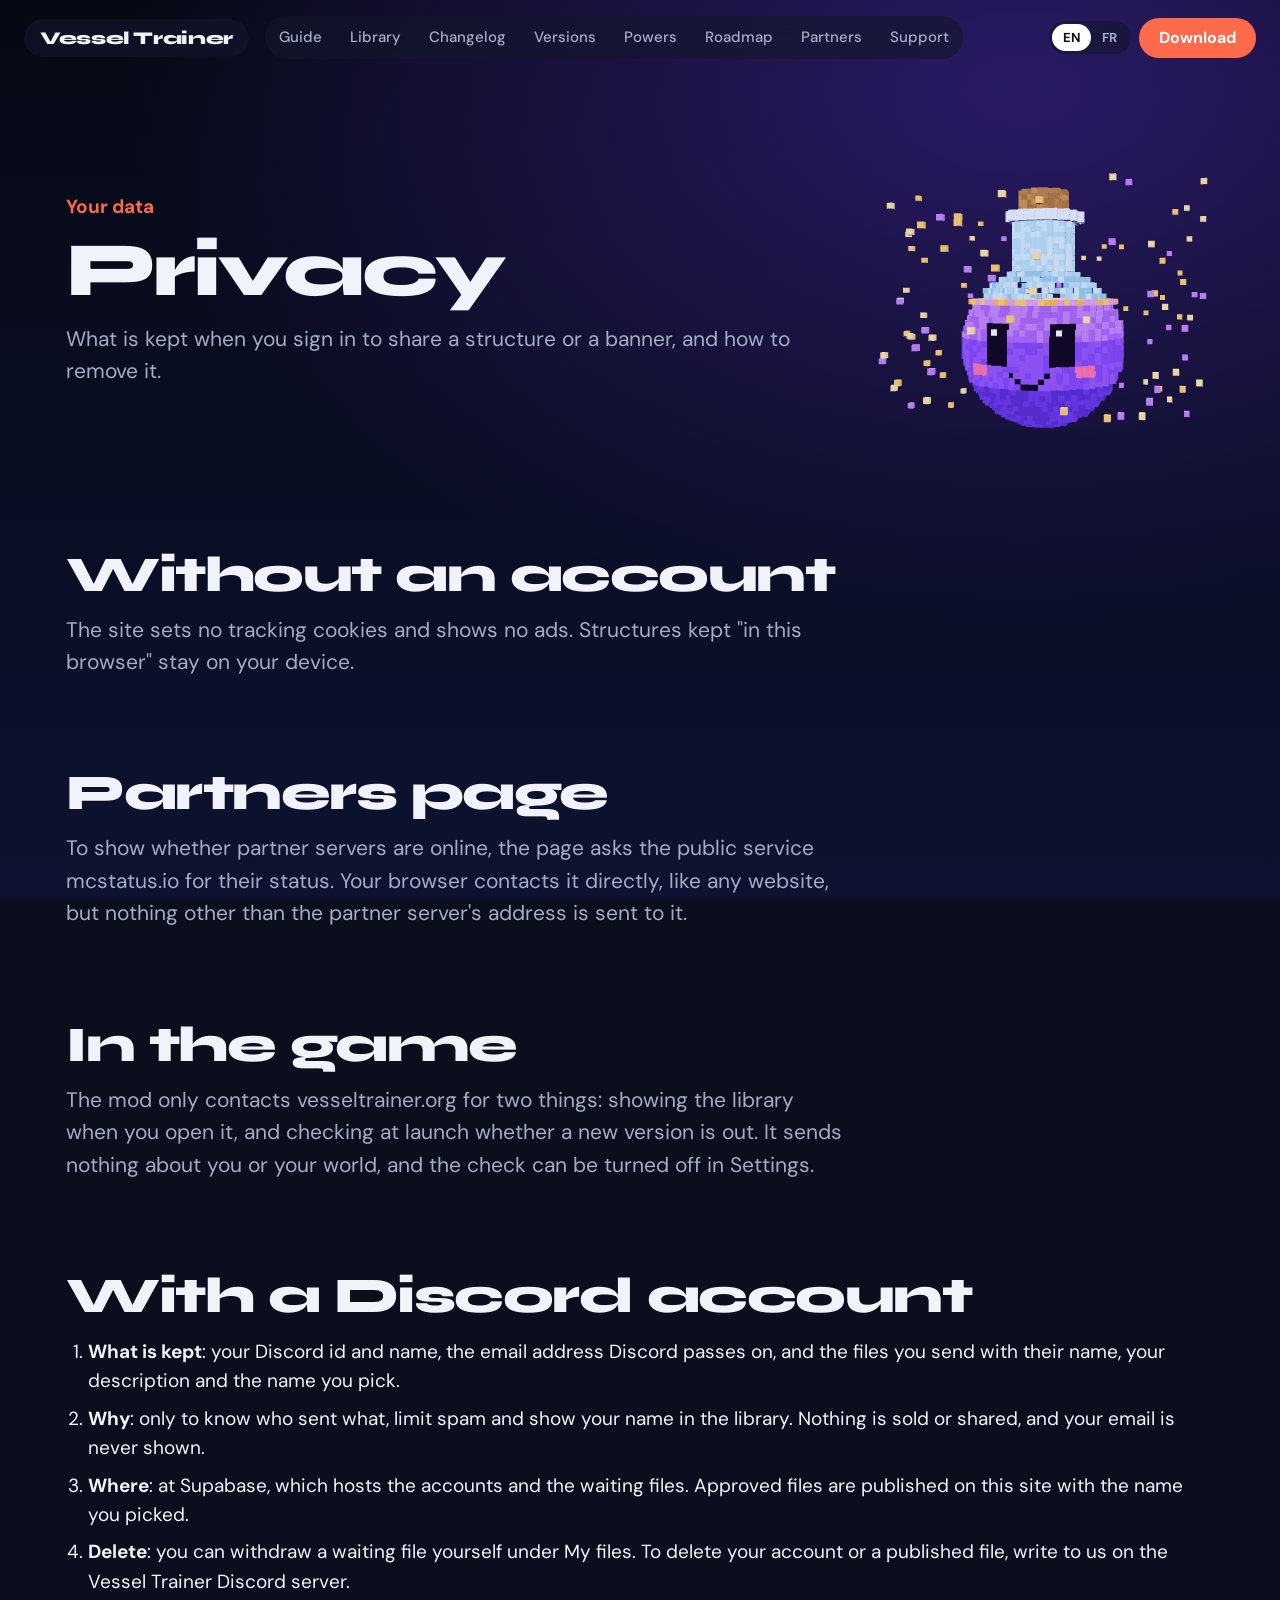
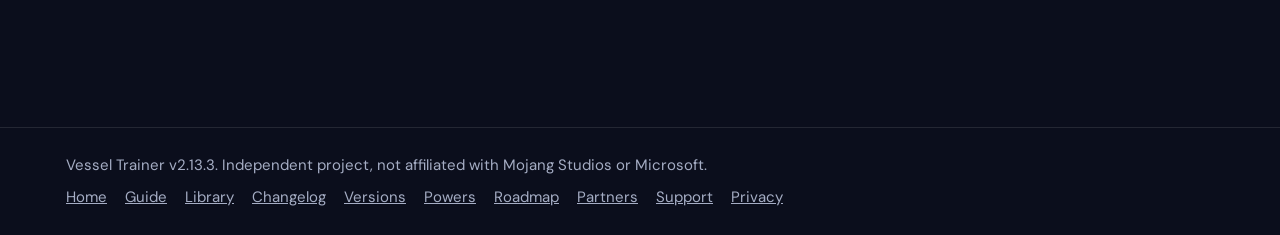
<file: privacy.html>
<!doctype html>
<html lang="en">
<head>
<meta charset="utf-8">
<meta name="viewport" content="width=device-width, initial-scale=1, viewport-fit=cover">
<title>Vessel Trainer Privacy</title>
<meta name="description" content="What is kept when you sign in to share a structure or a banner, and how to remove it.">
<link rel="icon" type="image/png" href="assets/img/favicon.png">
<link rel="stylesheet" href="assets/css/style.css?v=8cb9c6679a">
</head>
<body class="page">
<div class="sky" aria-hidden="true"></div>
<nav class="nav" aria-label="Main navigation" data-fr-aria="Navigation principale">
  <a class="brand" href="index.html">Vessel Trainer</a>
  <div class="nav-links">
    <a href="guide.html">Guide</a>
    <a href="library.html" data-fr="Bibliothèque">Library</a>
    <a href="changelog.html">Changelog</a>
    <a href="versions.html">Versions</a>
    <a href="powers.html" data-fr="Pouvoirs">Powers</a>
    <a href="roadmap.html">Roadmap</a>
    <a href="partners.html" data-fr="Partenaires">Partners</a><a href="support.html" data-fr="Soutenir">Support</a>
  </div>
  <div class="nav-right">
    <div class="lang" role="group" aria-label="Language">
      <button type="button" data-lang="en">EN</button>
      <button type="button" data-lang="fr">FR</button>
    </div>
    <a class="pill" href="index.html#install" data-fr="Télécharger">Download</a>
  </div>
</nav>
<main class="page-main">
  <div class="wrap">
    <header class="page-top">
      <div class="page-head">
        <p class="kicker" data-fr="Tes données">Your data</p>
        <h1 class="page-title" data-fr="Confidentialité">Privacy</h1>
        <p class="sub" data-fr="Ce qui est gardé quand tu te connectes pour partager une structure ou une bannière, et comment le supprimer.">What is kept when you sign in to share a structure or a banner, and how to remove it.</p>
      </div>
      <canvas id="vess" aria-hidden="true"></canvas>
    </header>

    <section class="doc">
      <h2 data-fr="Sans compte">Without an account</h2>
      <p class="sub" data-fr="Le site ne pose aucun cookie de suivi et n'affiche aucune publicité. Les structures gardées « dans ce navigateur » restent sur ton appareil.">The site sets no tracking cookies and shows no ads. Structures kept "in this browser" stay on your device.</p>
    </section>
    <section class="doc">
      <h2 data-fr="Page Partenaires">Partners page</h2>
      <p class="sub" data-fr="Pour afficher si les serveurs partenaires sont en ligne, la page demande leur statut au service public mcstatus.io. Ton navigateur le contacte donc directement, comme n'importe quel site, mais rien d'autre que l'adresse du serveur partenaire ne lui est envoyé.">To show whether partner servers are online, the page asks the public service mcstatus.io for their status. Your browser contacts it directly, like any website, but nothing other than the partner server's address is sent to it.</p>
    </section>
    <section class="doc">
      <h2 data-fr="Dans le jeu">In the game</h2>
      <p class="sub" data-fr="Le mod ne contacte vesseltrainer.org que pour deux choses : afficher la bibliothèque quand tu l'ouvres, et vérifier au lancement si une nouvelle version est sortie. Il n'envoie rien sur toi ni sur ton monde, et la vérification se coupe dans Réglages.">The mod only contacts vesseltrainer.org for two things: showing the library when you open it, and checking at launch whether a new version is out. It sends nothing about you or your world, and the check can be turned off in Settings.</p>
    </section>
    <section class="doc">
      <h2 data-fr="Avec un compte Discord">With a Discord account</h2>
      <ol class="doc-steps">
        <li data-fr="<b>Ce qui est gardé</b> : ton identifiant et ton nom Discord, ton adresse e-mail transmise par Discord, et les fichiers que tu envoies avec leur nom, ta description et le pseudo que tu choisis."><b>What is kept</b>: your Discord id and name, the email address Discord passes on, and the files you send with their name, your description and the name you pick.</li>
        <li data-fr="<b>Pourquoi</b> : seulement pour savoir qui a envoyé quoi, limiter le spam et afficher ton pseudo dans la bibliothèque. Rien n'est vendu ni partagé, et ton e-mail n'est jamais affiché."><b>Why</b>: only to know who sent what, limit spam and show your name in the library. Nothing is sold or shared, and your email is never shown.</li>
        <li data-fr="<b>Où</b> : chez Supabase, qui héberge les comptes et les fichiers en attente. Les fichiers validés sont publiés sur ce site avec le pseudo choisi."><b>Where</b>: at Supabase, which hosts the accounts and the waiting files. Approved files are published on this site with the name you picked.</li>
        <li data-fr="<b>Supprimer</b> : tu peux retirer un envoi en attente toi-même dans Mes envois. Pour supprimer ton compte ou un fichier publié, écris-nous sur le serveur Discord de Vessel Trainer."><b>Delete</b>: you can withdraw a waiting file yourself under My files. To delete your account or a published file, write to us on the Vessel Trainer Discord server.</li>
      </ol>
    </section>
  </div>
</main>
<footer class="foot">
  <div class="wrap foot-in">
    <span data-fr="Vessel Trainer v2.13.3. Projet indépendant, non affilié à Mojang Studios ni à Microsoft.">Vessel Trainer v2.13.3. Independent project, not affiliated with Mojang Studios or Microsoft.</span>
    <span class="foot-links"><a href="index.html" data-fr="Accueil">Home</a><a href="guide.html">Guide</a><a href="library.html" data-fr="Bibliothèque">Library</a><a href="changelog.html">Changelog</a><a href="versions.html">Versions</a><a href="powers.html" data-fr="Pouvoirs">Powers</a><a href="roadmap.html">Roadmap</a><a href="partners.html" data-fr="Partenaires">Partners</a><a href="support.html" data-fr="Soutenir">Support</a><a href="privacy.html" data-fr="Confidentialité">Privacy</a></span>
  </div>
</footer>
<script src="assets/js/vendor/three.min.js?v=3b3a1c97de"></script>
<script src="assets/js/vendor/gsap.min.js?v=28033e449a"></script>
<script src="assets/js/vendor/lenis.min.js?v=b2958f142f"></script>
<script src="assets/js/lang.js?v=766214369f"></script>
<script src="assets/js/vess.js?v=04c6b9b6e1"></script>
<script src="assets/js/data.js?v=85277a6fb2"></script>
<script src="assets/js/pages.js?v=c3deb91f3d"></script>
</body>
</html>
</file>
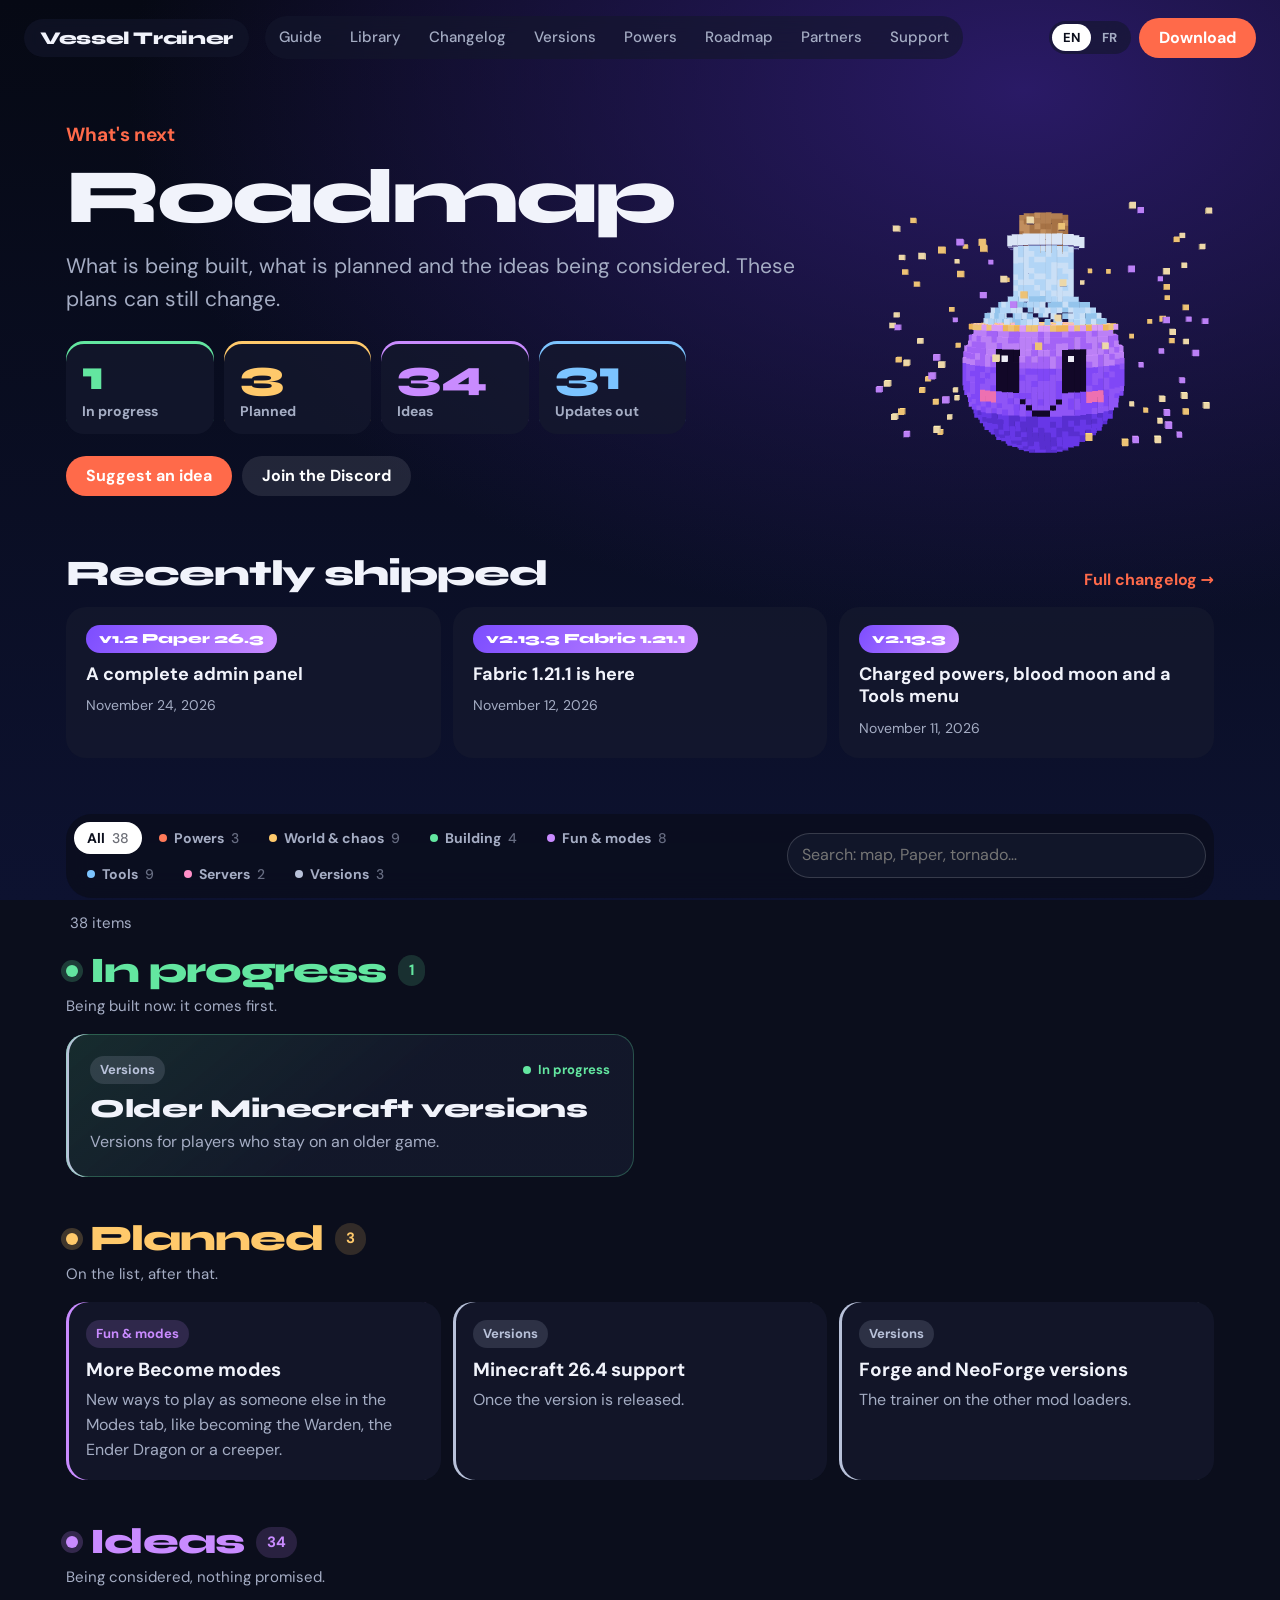
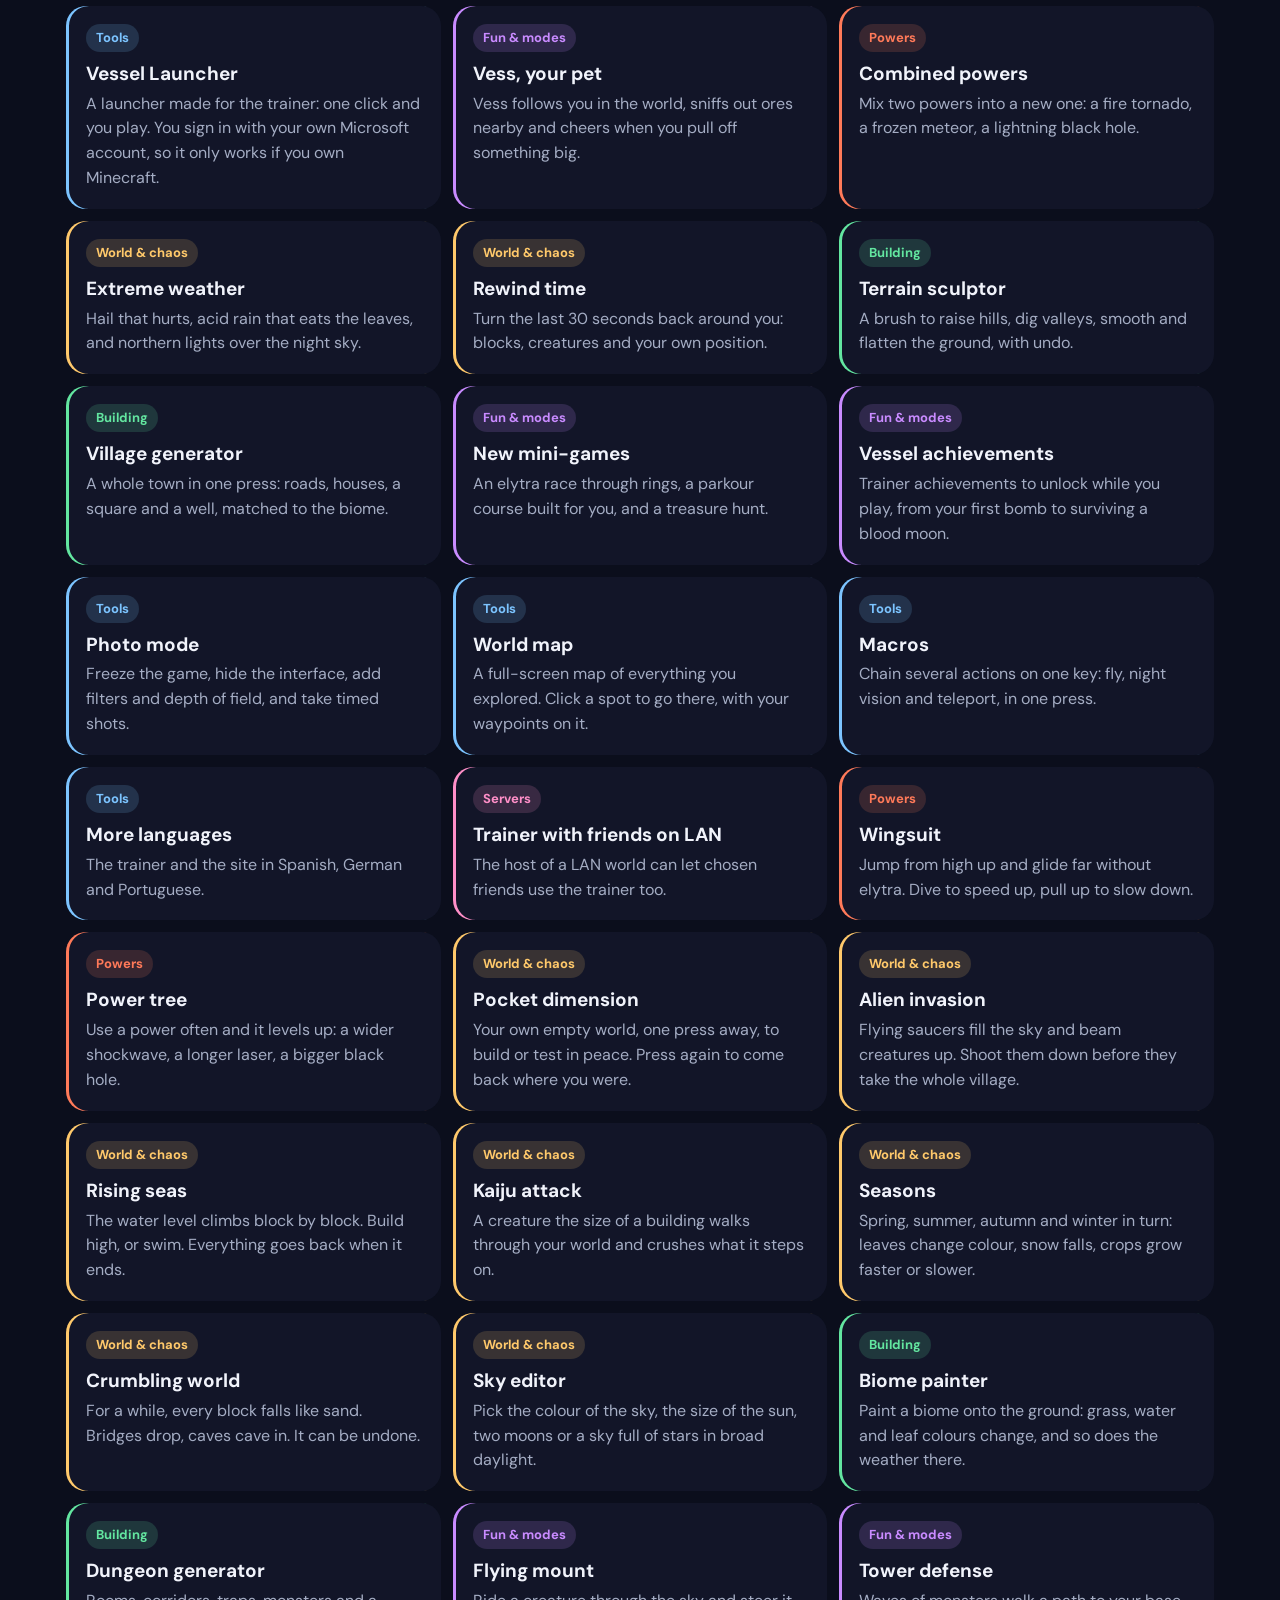
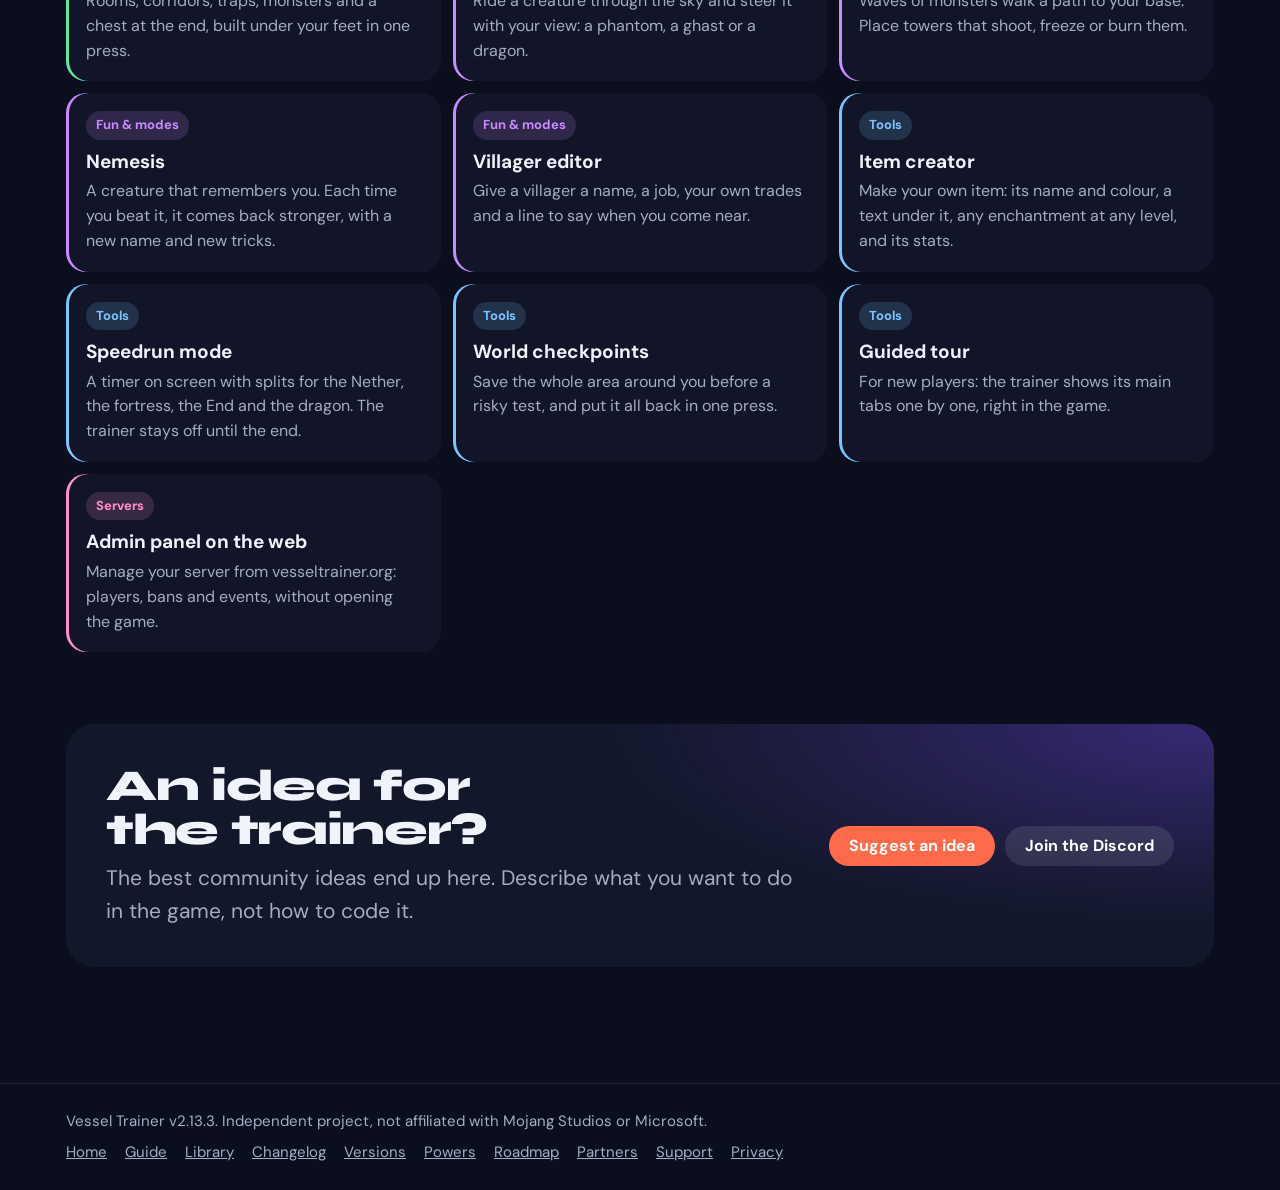
<file: roadmap.html>
<!doctype html>
<html lang="en">
<head>
<meta charset="utf-8">
<meta name="viewport" content="width=device-width, initial-scale=1, viewport-fit=cover">
<title>Vessel Trainer Roadmap</title>
<meta name="description" content="What is coming next in Vessel Trainer: work in progress, planned updates and ideas.">
<link rel="icon" type="image/png" href="assets/img/favicon.png">
<link rel="stylesheet" href="assets/css/style.css?v=8cb9c6679a">
</head>
<body class="page">
<div class="sky" aria-hidden="true"></div>
<nav class="nav" aria-label="Main navigation" data-fr-aria="Navigation principale">
  <a class="brand" href="index.html">Vessel Trainer</a>
  <div class="nav-links">
    <a href="guide.html">Guide</a>
    <a href="library.html" data-fr="Bibliothèque">Library</a>
    <a href="changelog.html">Changelog</a>
    <a href="versions.html">Versions</a>
    <a href="powers.html" data-fr="Pouvoirs">Powers</a>
    <a href="roadmap.html">Roadmap</a>
    <a href="partners.html" data-fr="Partenaires">Partners</a><a href="support.html" data-fr="Soutenir">Support</a>
  </div>
  <div class="nav-right">
    <div class="lang" role="group" aria-label="Language">
      <button type="button" data-lang="en">EN</button>
      <button type="button" data-lang="fr">FR</button>
    </div>
    <a class="pill" href="index.html#install" data-fr="Télécharger">Download</a>
  </div>
</nav>
<main class="page-main">
  <div class="wrap">
    <header class="page-top">
      <div class="page-head">
        <p class="kicker" data-fr="La suite">What's next</p>
        <h1 class="page-title">Roadmap</h1>
        <p class="sub" data-fr="Ce qui est en cours, ce qui est prévu et les idées à l'étude. Ces plans peuvent encore changer.">What is being built, what is planned and the ideas being considered. These plans can still change.</p>
        <dl class="rm-stats" id="rmStats"></dl>
        <div class="rm-cta" id="rmCta"></div>
      </div>
      <canvas id="vess" aria-hidden="true"></canvas>
    </header>

    <section class="rm-shipped" aria-labelledby="rmShippedTitle">
      <div class="rm-section-head">
        <h2 id="rmShippedTitle" data-fr="Sorti récemment">Recently shipped</h2>
        <a class="rm-more" href="changelog.html" data-fr="Tout le changelog">Full changelog</a>
      </div>
      <div class="rm-shipped-list" id="rmShipped"></div>
    </section>

    <div class="rm-toolbar">
      <div class="filter-group" role="group" id="rmFilters" aria-label="Category" data-fr-aria="Catégorie"></div>
      <label class="search rm-search" for="rmSearch"><span class="sr" data-fr="Chercher dans la roadmap">Search the roadmap</span><input id="rmSearch" type="search" autocomplete="off"></label>
    </div>
    <p class="build-count" id="rmCount" aria-live="polite"></p>

    <div class="rm-board" id="roadmap"></div>

    <section class="rm-ask">
      <div>
        <h2 data-fr="Une idée pour le trainer ?">An idea for the trainer?</h2>
        <p class="sub" data-fr="Les meilleures idées de la communauté arrivent ici. Décris ce que tu veux faire en jeu, pas comment le coder.">The best community ideas end up here. Describe what you want to do in the game, not how to code it.</p>
      </div>
      <div class="rm-ask-actions" id="rmAsk"></div>
    </section>
  </div>
</main>
<footer class="foot">
  <div class="wrap foot-in">
    <span data-fr="Vessel Trainer v2.13.3. Projet indépendant, non affilié à Mojang Studios ni à Microsoft.">Vessel Trainer v2.13.3. Independent project, not affiliated with Mojang Studios or Microsoft.</span>
    <span class="foot-links"><a href="index.html" data-fr="Accueil">Home</a><a href="guide.html">Guide</a><a href="library.html" data-fr="Bibliothèque">Library</a><a href="changelog.html">Changelog</a><a href="versions.html">Versions</a><a href="powers.html" data-fr="Pouvoirs">Powers</a><a href="roadmap.html">Roadmap</a><a href="partners.html" data-fr="Partenaires">Partners</a><a href="support.html" data-fr="Soutenir">Support</a><a href="privacy.html" data-fr="Confidentialité">Privacy</a></span>
  </div>
</footer>
<script src="assets/js/vendor/three.min.js?v=3b3a1c97de"></script>
<script src="assets/js/vendor/gsap.min.js?v=28033e449a"></script>
<script src="assets/js/vendor/lenis.min.js?v=b2958f142f"></script>
<script src="assets/js/lang.js?v=766214369f"></script>
<script src="assets/js/vess.js?v=04c6b9b6e1"></script>
<script src="assets/js/data.js?v=85277a6fb2"></script>
<script src="assets/js/pages.js?v=c3deb91f3d"></script>
</body>
</html>
</file>
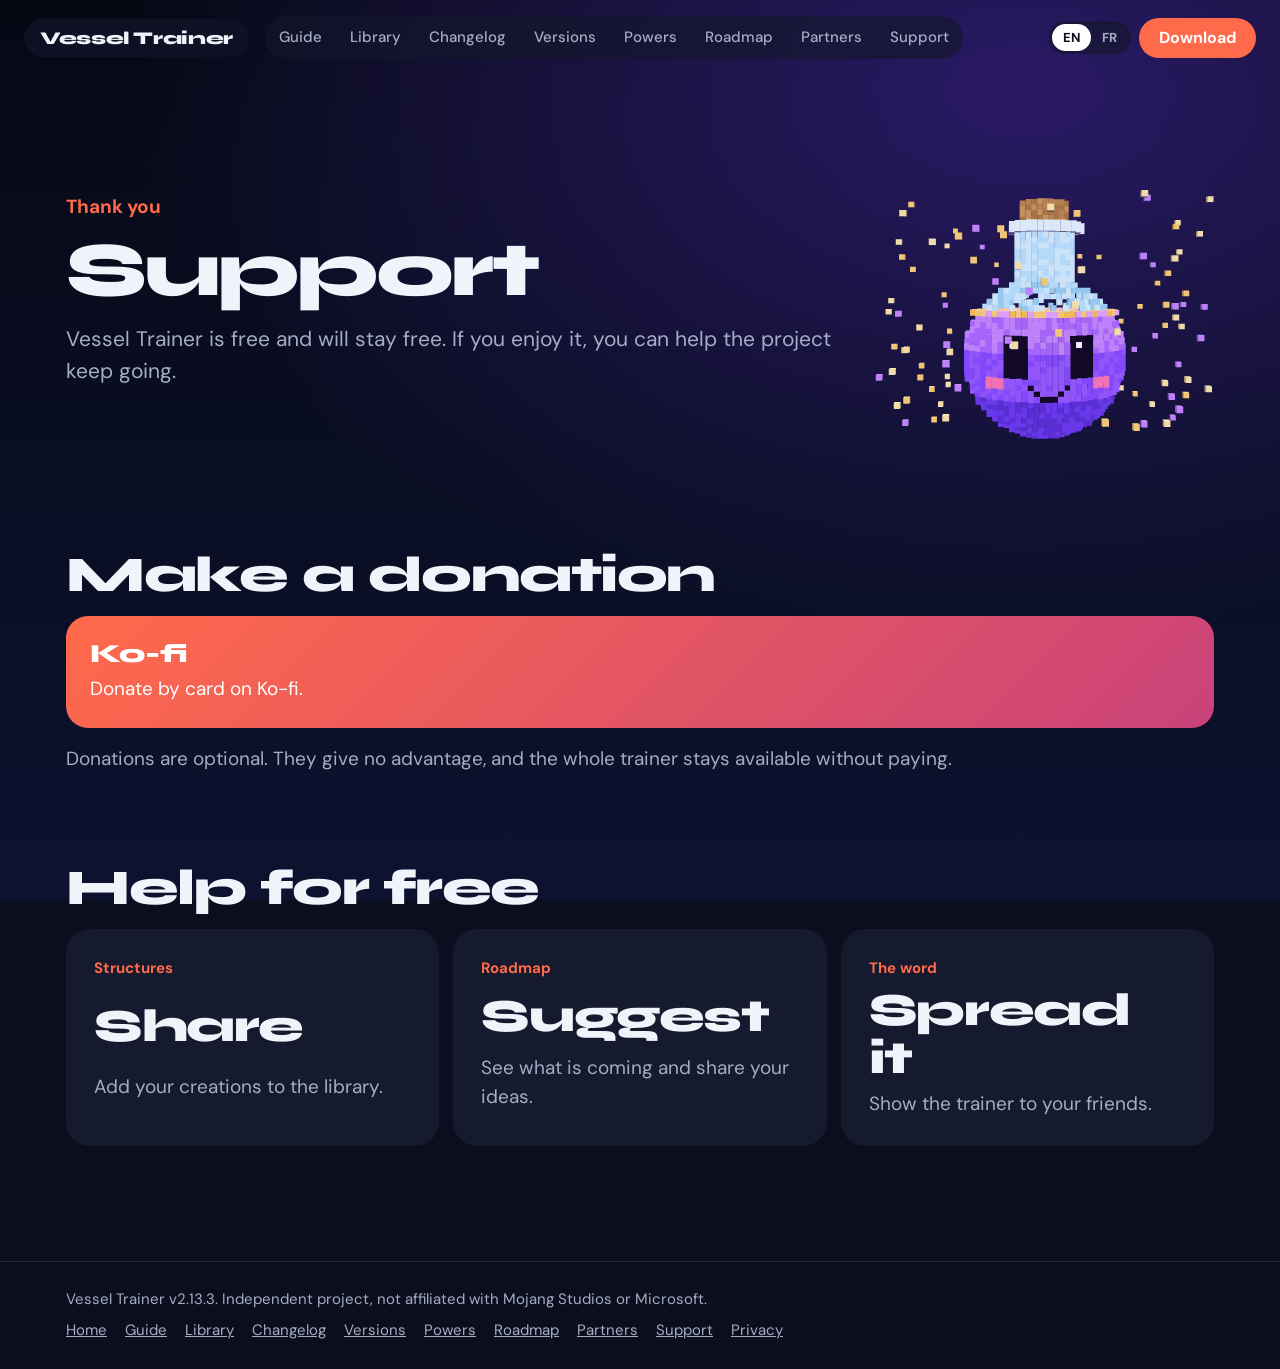
<file: support.html>
<!doctype html>
<html lang="en">
<head>
<meta charset="utf-8">
<meta name="viewport" content="width=device-width, initial-scale=1, viewport-fit=cover">
<title>Support Vessel Trainer</title>
<meta name="description" content="Vessel Trainer is free. Here is how to support the project.">
<link rel="icon" type="image/png" href="assets/img/favicon.png">
<link rel="stylesheet" href="assets/css/style.css?v=8cb9c6679a">
</head>
<body class="page">
<div class="sky" aria-hidden="true"></div>
<nav class="nav" aria-label="Main navigation" data-fr-aria="Navigation principale">
  <a class="brand" href="index.html">Vessel Trainer</a>
  <div class="nav-links">
    <a href="guide.html">Guide</a>
    <a href="library.html" data-fr="Bibliothèque">Library</a>
    <a href="changelog.html">Changelog</a>
    <a href="versions.html">Versions</a>
    <a href="powers.html" data-fr="Pouvoirs">Powers</a>
    <a href="roadmap.html">Roadmap</a>
    <a href="partners.html" data-fr="Partenaires">Partners</a><a href="support.html" data-fr="Soutenir">Support</a>
  </div>
  <div class="nav-right">
    <div class="lang" role="group" aria-label="Language">
      <button type="button" data-lang="en">EN</button>
      <button type="button" data-lang="fr">FR</button>
    </div>
    <a class="pill" href="index.html#install" data-fr="Télécharger">Download</a>
  </div>
</nav>
<main class="page-main">
  <div class="wrap">
    <header class="page-top">
      <div class="page-head">
        <p class="kicker" data-fr="Merci">Thank you</p>
        <h1 class="page-title" data-fr="Soutenir">Support</h1>
        <p class="sub" data-fr="Vessel Trainer est gratuit et le restera. Si tu l'aimes, tu peux aider le projet à continuer.">Vessel Trainer is free and will stay free. If you enjoy it, you can help the project keep going.</p>
      </div>
      <canvas id="vess" aria-hidden="true"></canvas>
    </header>

    <section class="doc">
      <h2 data-fr="Faire un don">Make a donation</h2>
      <div class="give-grid" id="supportLinks"></div>
      <p class="note" data-fr="Les dons sont facultatifs. Ils ne donnent aucun avantage, et tout le trainer reste accessible sans payer.">Donations are optional. They give no advantage, and the whole trainer stays available without paying.</p>
    </section>

    <section class="doc">
      <h2 data-fr="Aider sans payer">Help for free</h2>
      <div class="free-grid">
        <a class="more-card" href="library.html#add"><span>Structures</span><b data-fr="Partage">Share</b><i data-fr="Ajoute tes créations à la bibliothèque.">Add your creations to the library.</i></a>
        <a class="more-card" href="roadmap.html"><span>Roadmap</span><b data-fr="Propose">Suggest</b><i data-fr="Regarde ce qui arrive et donne tes idées.">See what is coming and share your ideas.</i></a>
        <a class="more-card" href="index.html"><span data-fr="Le mot">The word</span><b data-fr="Parles-en">Spread it</b><i data-fr="Montre le trainer à tes amis.">Show the trainer to your friends.</i></a>
      </div>
    </section>
  </div>
</main>
<footer class="foot">
  <div class="wrap foot-in">
    <span data-fr="Vessel Trainer v2.13.3. Projet indépendant, non affilié à Mojang Studios ni à Microsoft.">Vessel Trainer v2.13.3. Independent project, not affiliated with Mojang Studios or Microsoft.</span>
    <span class="foot-links"><a href="index.html" data-fr="Accueil">Home</a><a href="guide.html">Guide</a><a href="library.html" data-fr="Bibliothèque">Library</a><a href="changelog.html">Changelog</a><a href="versions.html">Versions</a><a href="powers.html" data-fr="Pouvoirs">Powers</a><a href="roadmap.html">Roadmap</a><a href="partners.html" data-fr="Partenaires">Partners</a><a href="support.html" data-fr="Soutenir">Support</a><a href="privacy.html" data-fr="Confidentialité">Privacy</a></span>
  </div>
</footer>
<script src="assets/js/vendor/three.min.js?v=3b3a1c97de"></script>
<script src="assets/js/vendor/gsap.min.js?v=28033e449a"></script>
<script src="assets/js/vendor/lenis.min.js?v=b2958f142f"></script>
<script src="assets/js/lang.js?v=766214369f"></script>
<script src="assets/js/vess.js?v=04c6b9b6e1"></script>
<script src="assets/js/data.js?v=85277a6fb2"></script>
<script src="assets/js/pages.js?v=c3deb91f3d"></script>
</body>
</html>
</file>
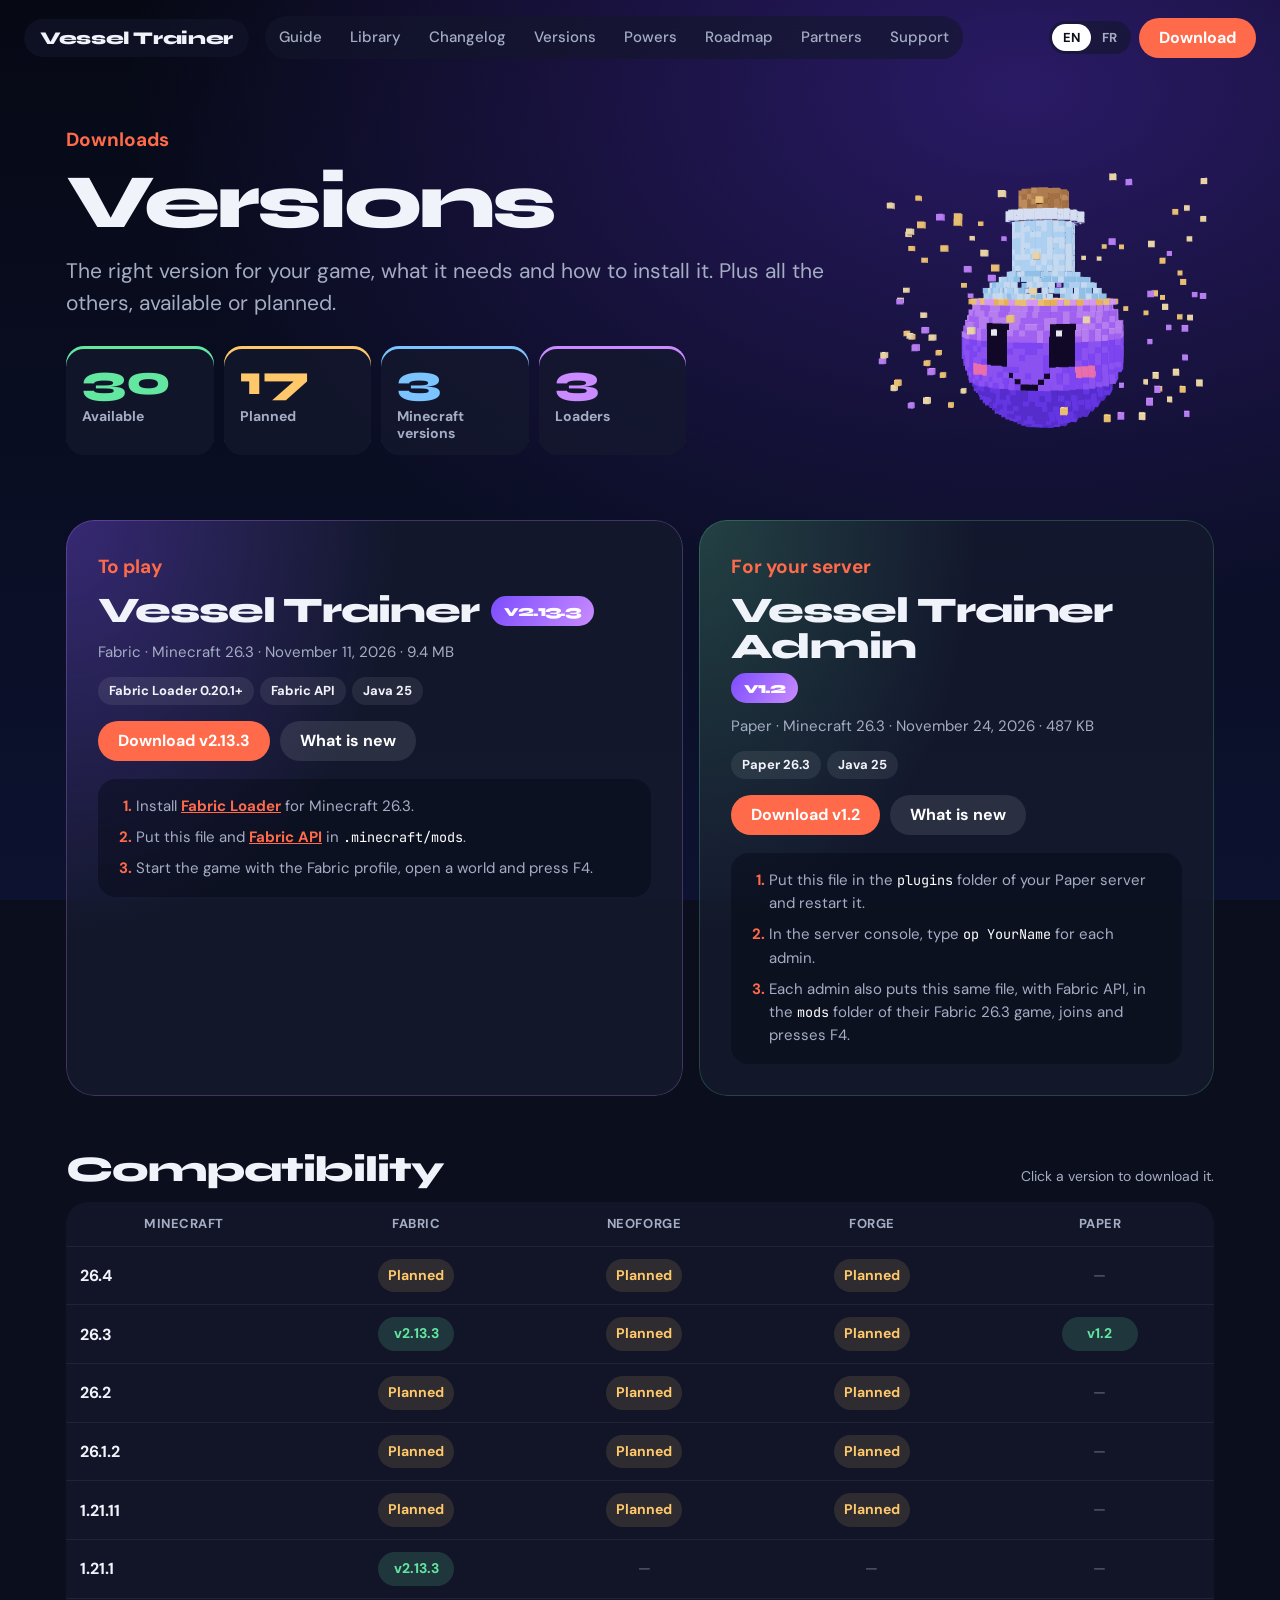
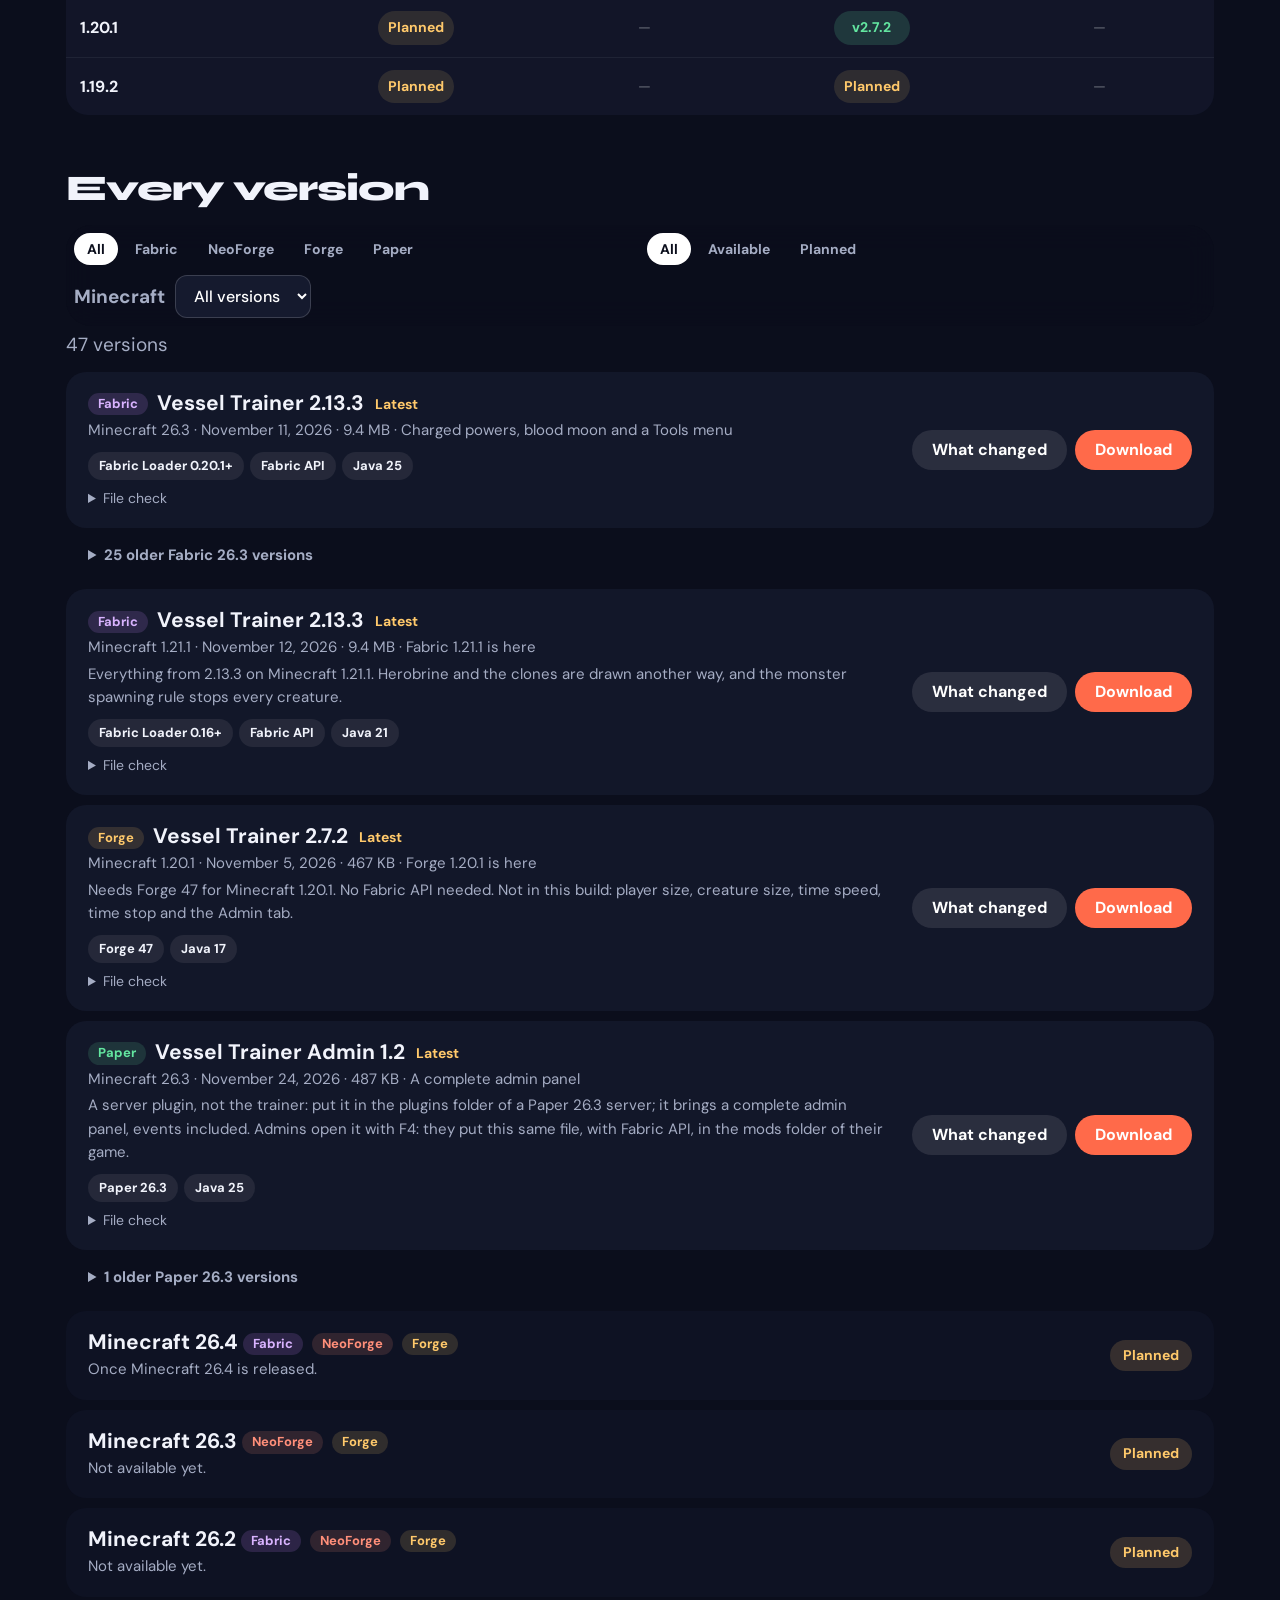
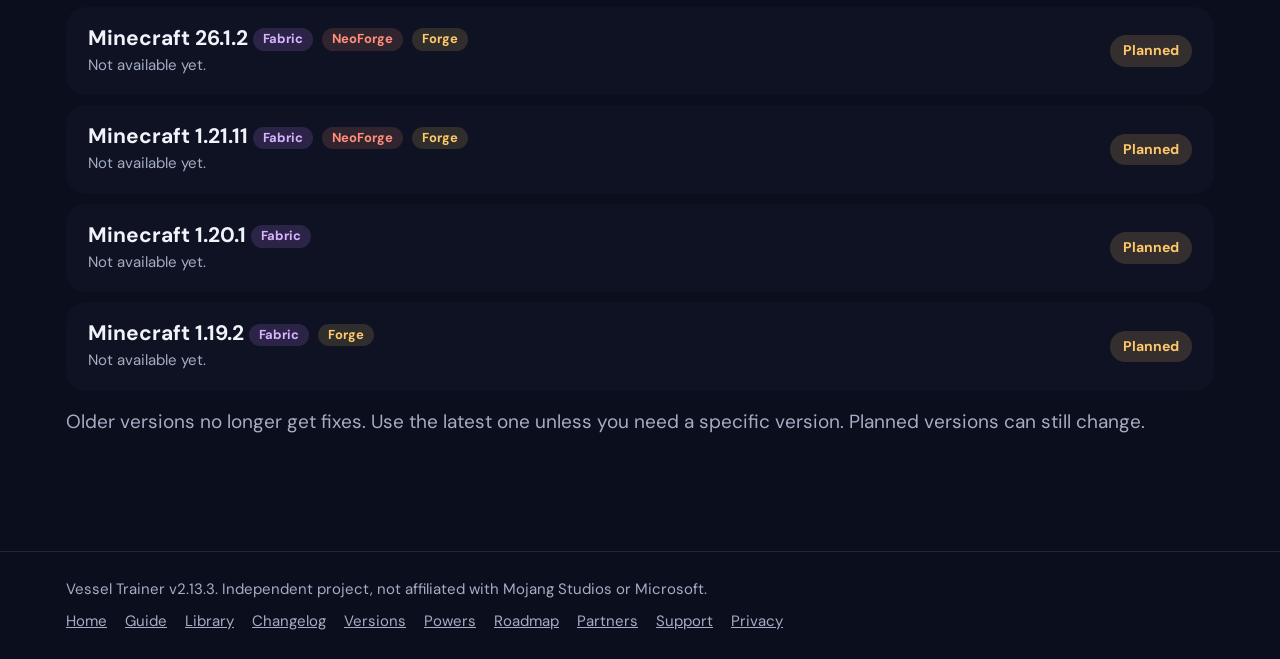
<file: versions.html>
<!doctype html>
<html lang="en">
<head>
<meta charset="utf-8">
<meta name="viewport" content="width=device-width, initial-scale=1, viewport-fit=cover">
<title>Vessel Trainer Versions</title>
<meta name="description" content="Download Vessel Trainer: the latest version, what it needs, how to install it, and every version by mod loader and Minecraft version.">
<link rel="icon" type="image/png" href="assets/img/favicon.png">
<link rel="stylesheet" href="assets/css/style.css?v=8cb9c6679a">
</head>
<body class="page">
<div class="sky" aria-hidden="true"></div>
<nav class="nav" aria-label="Main navigation" data-fr-aria="Navigation principale">
  <a class="brand" href="index.html">Vessel Trainer</a>
  <div class="nav-links">
    <a href="guide.html">Guide</a>
    <a href="library.html" data-fr="Bibliothèque">Library</a>
    <a href="changelog.html">Changelog</a>
    <a href="versions.html">Versions</a>
    <a href="powers.html" data-fr="Pouvoirs">Powers</a>
    <a href="roadmap.html">Roadmap</a>
    <a href="partners.html" data-fr="Partenaires">Partners</a><a href="support.html" data-fr="Soutenir">Support</a>
  </div>
  <div class="nav-right">
    <div class="lang" role="group" aria-label="Language">
      <button type="button" data-lang="en">EN</button>
      <button type="button" data-lang="fr">FR</button>
    </div>
    <a class="pill" href="index.html#install" data-fr="Télécharger">Download</a>
  </div>
</nav>
<main class="page-main">
  <div class="wrap">
    <header class="page-top">
      <div class="page-head">
        <p class="kicker" data-fr="Téléchargements">Downloads</p>
        <h1 class="page-title">Versions</h1>
        <p class="sub" data-fr="La bonne version pour ton jeu, ce qu'il lui faut et comment l'installer. Plus toutes les autres, disponibles ou prévues.">The right version for your game, what it needs and how to install it. Plus all the others, available or planned.</p>
        <dl class="rm-stats" id="vStats"></dl>
      </div>
      <canvas id="vess" aria-hidden="true"></canvas>
    </header>

    <section class="v-picks" id="vPicks" aria-label="Recommended downloads" data-fr-aria="Téléchargements conseillés"></section>

    <section class="v-grid-wrap" aria-labelledby="vGridTitle">
      <div class="rm-section-head">
        <h2 id="vGridTitle" data-fr="Compatibilité">Compatibility</h2>
        <p class="pt-checked" data-fr="Clique sur une version pour la télécharger.">Click a version to download it.</p>
      </div>
      <div class="v-table-scroll" tabindex="0" role="region" aria-labelledby="vGridTitle">
        <table class="v-table" id="vGrid"></table>
      </div>
    </section>

    <section class="v-all" aria-labelledby="vAllTitle">
      <div class="rm-section-head">
        <h2 id="vAllTitle" data-fr="Toutes les versions">Every version</h2>
      </div>
      <div class="rm-toolbar v-toolbar filters">
        <div class="filter-group" role="group" aria-label="Mod loader" data-fr-aria="Chargeur de mods">
          <button class="chip" type="button" data-filter="loader" data-value="all" data-fr="Tous">All</button>
          <button class="chip" type="button" data-filter="loader" data-value="fabric">Fabric</button>
          <button class="chip" type="button" data-filter="loader" data-value="neoforge">NeoForge</button>
          <button class="chip" type="button" data-filter="loader" data-value="forge">Forge</button>
          <button class="chip" type="button" data-filter="loader" data-value="paper">Paper</button>
        </div>
        <div class="filter-group" role="group" aria-label="Status" data-fr-aria="État">
          <button class="chip" type="button" data-filter="status" data-value="all" data-fr="Toutes">All</button>
          <button class="chip" type="button" data-filter="status" data-value="available" data-fr="Disponibles">Available</button>
          <button class="chip" type="button" data-filter="status" data-value="planned" data-fr="Prévues">Planned</button>
        </div>
        <label class="filter-select" for="mcFilter"><span data-fr="Minecraft">Minecraft</span><select id="mcFilter"></select></label>
      </div>
      <p class="build-count" id="buildCount" aria-live="polite"></p>
      <div class="builds" id="builds"></div>
      <div class="build-tip" id="buildTip" role="tooltip" hidden></div>
      <p class="note" data-fr="Les anciennes versions ne reçoivent plus de corrections. Prends la dernière, sauf si tu as besoin d'une version précise. Les versions prévues peuvent encore changer.">Older versions no longer get fixes. Use the latest one unless you need a specific version. Planned versions can still change.</p>
    </section>
  </div>
</main>
<footer class="foot">
  <div class="wrap foot-in">
    <span data-fr="Vessel Trainer v2.13.3. Projet indépendant, non affilié à Mojang Studios ni à Microsoft.">Vessel Trainer v2.13.3. Independent project, not affiliated with Mojang Studios or Microsoft.</span>
    <span class="foot-links"><a href="index.html" data-fr="Accueil">Home</a><a href="guide.html">Guide</a><a href="library.html" data-fr="Bibliothèque">Library</a><a href="changelog.html">Changelog</a><a href="versions.html">Versions</a><a href="powers.html" data-fr="Pouvoirs">Powers</a><a href="roadmap.html">Roadmap</a><a href="partners.html" data-fr="Partenaires">Partners</a><a href="support.html" data-fr="Soutenir">Support</a><a href="privacy.html" data-fr="Confidentialité">Privacy</a></span>
  </div>
</footer>
<script src="assets/js/vendor/three.min.js?v=3b3a1c97de"></script>
<script src="assets/js/vendor/gsap.min.js?v=28033e449a"></script>
<script src="assets/js/vendor/lenis.min.js?v=b2958f142f"></script>
<script src="assets/js/lang.js?v=766214369f"></script>
<script src="assets/js/vess.js?v=04c6b9b6e1"></script>
<script src="assets/js/data.js?v=85277a6fb2"></script>
<script src="assets/js/versions-meta.js?v=1715b445c3"></script>
<script src="assets/js/pages.js?v=c3deb91f3d"></script>
</body>
</html>
</file>
<file: assets/css/style.css>
@font-face {
  font-family: 'DM Sans';
  font-style: normal;
  font-weight: 400;
  font-display: swap;
  src: url(../fonts/DMSans-400.woff2) format('woff2');
  unicode-range: U+0000-00FF, U+0131, U+0152-0153, U+02BB-02BC, U+02C6, U+02DA, U+02DC, U+0304, U+0308, U+0329, U+2000-206F, U+20AC, U+2122, U+2191, U+2193, U+2212, U+2215, U+FEFF, U+FFFD;
}
@font-face {
  font-family: 'DM Sans';
  font-style: normal;
  font-weight: 500;
  font-display: swap;
  src: url(../fonts/DMSans-500.woff2) format('woff2');
  unicode-range: U+0000-00FF, U+0131, U+0152-0153, U+02BB-02BC, U+02C6, U+02DA, U+02DC, U+0304, U+0308, U+0329, U+2000-206F, U+20AC, U+2122, U+2191, U+2193, U+2212, U+2215, U+FEFF, U+FFFD;
}
@font-face {
  font-family: 'DM Sans';
  font-style: normal;
  font-weight: 700;
  font-display: swap;
  src: url(../fonts/DMSans-700.woff2) format('woff2');
  unicode-range: U+0000-00FF, U+0131, U+0152-0153, U+02BB-02BC, U+02C6, U+02DA, U+02DC, U+0304, U+0308, U+0329, U+2000-206F, U+20AC, U+2122, U+2191, U+2193, U+2212, U+2215, U+FEFF, U+FFFD;
}
@font-face {
  font-family: 'JetBrains Mono';
  font-style: normal;
  font-weight: 400;
  font-display: swap;
  src: url(../fonts/JetBrainsMono-400.woff2) format('woff2');
  unicode-range: U+0000-00FF, U+0131, U+0152-0153, U+02BB-02BC, U+02C6, U+02DA, U+02DC, U+0304, U+0308, U+0329, U+2000-206F, U+20AC, U+2122, U+2191, U+2193, U+2212, U+2215, U+FEFF, U+FFFD;
}
@font-face {
  font-family: 'JetBrains Mono';
  font-style: normal;
  font-weight: 500;
  font-display: swap;
  src: url(../fonts/JetBrainsMono-500.woff2) format('woff2');
  unicode-range: U+0000-00FF, U+0131, U+0152-0153, U+02BB-02BC, U+02C6, U+02DA, U+02DC, U+0304, U+0308, U+0329, U+2000-206F, U+20AC, U+2122, U+2191, U+2193, U+2212, U+2215, U+FEFF, U+FFFD;
}
@font-face {
  font-family: 'Syne';
  font-style: normal;
  font-weight: 700;
  font-display: swap;
  src: url(../fonts/Syne-700.woff2) format('woff2');
  unicode-range: U+0000-00FF, U+0131, U+0152-0153, U+02BB-02BC, U+02C6, U+02DA, U+02DC, U+0304, U+0308, U+0329, U+2000-206F, U+20AC, U+2122, U+2191, U+2193, U+2212, U+2215, U+FEFF, U+FFFD;
}
@font-face {
  font-family: 'Syne';
  font-style: normal;
  font-weight: 800;
  font-display: swap;
  src: url(../fonts/Syne-800.woff2) format('woff2');
  unicode-range: U+0000-00FF, U+0131, U+0152-0153, U+02BB-02BC, U+02C6, U+02DA, U+02DC, U+0304, U+0308, U+0329, U+2000-206F, U+20AC, U+2122, U+2191, U+2193, U+2212, U+2215, U+FEFF, U+FFFD;
}
@font-face {
  font-family: 'VT323';
  font-style: normal;
  font-weight: 400;
  font-display: swap;
  src: url(../fonts/VT323-400.woff2) format('woff2');
  unicode-range: U+0000-00FF, U+0131, U+0152-0153, U+02BB-02BC, U+02C6, U+02DA, U+02DC, U+0304, U+0308, U+0329, U+2000-206F, U+20AC, U+2122, U+2191, U+2193, U+2212, U+2215, U+FEFF, U+FFFD;
}

/* Layout concept: a night sky. A 3D cloud of voxels stays on screen and reshapes itself while the words pass by. */
:root {
  color-scheme: dark;
  --navy: #f1f3fb;
  --soft: #a5adc4;
  --coral: #ff6a4a;
  --white: #ffffff;
  --panel: #0b0e1c;
  --cloud: #151a2e;
  --a: #060914;
  --b: #131d44;
  --head: "Syne", "Arial Black", system-ui, sans-serif;
  --body: "DM Sans", "Segoe UI", system-ui, sans-serif;
  --mono: "JetBrains Mono", Consolas, monospace;
  --pixel: "VT323", "Courier New", monospace;
  --gl: max(16px, env(safe-area-inset-left, 0px));
  --gr: max(16px, env(safe-area-inset-right, 0px));
  /* Names the shared demo styles expect. */
  --ink-3: #1c2c47;
  --line: rgba(255, 255, 255, .16);
  --text: #eef3fa;
  --dim: #aebbcd;
  --gold: #ffc96b;
  --violet: #ff5a3c;
}
* { box-sizing: border-box; }
html.lenis, html.lenis body { height: auto; }
.lenis.lenis-smooth { scroll-behavior: auto !important; }
body { margin: 0; color: var(--navy); background: var(--panel); font: 400 19px/1.55 var(--body); overflow-x: clip; -webkit-font-smoothing: antialiased; }
[hidden] { display: none !important; }
h1, h2, p { margin: 0; }
img { display: block; max-width: 100%; height: auto; }
a { color: inherit; }
:focus-visible { outline: 3px solid var(--coral); outline-offset: 3px; border-radius: 6px; }
.wrap { width: 100%; max-width: 1180px; margin-inline: auto; padding-left: var(--gl); padding-right: var(--gr); }
h2 { font: 800 clamp(40px, 6.4vw, 88px)/1 var(--head); letter-spacing: -.03em; text-wrap: balance; }

.sky { position: fixed; inset: 0; z-index: 0; background: linear-gradient(180deg, var(--a), var(--b)); }
.title { position: fixed; z-index: 1; inset: 0; display: grid; align-content: center; justify-items: center; font: 800 clamp(44px, 12.4vw, 206px)/.9 var(--head); letter-spacing: -.045em; color: var(--white); text-shadow: 0 0 80px rgba(120, 130, 255, .4); pointer-events: none; will-change: transform, opacity; }
#world { position: fixed; inset: 0; z-index: 2; width: 100%; height: 100%; pointer-events: none; }
main { position: relative; z-index: 3; }

.nav { position: fixed; z-index: 10; left: 0; right: 0; top: calc(env(safe-area-inset-top, 0px) + 16px); display: flex; align-items: center; justify-content: space-between; gap: 12px; padding-left: calc(var(--gl) + 8px); padding-right: calc(var(--gr) + 8px); }
.brand { font: 800 18px/1 var(--head); letter-spacing: -.02em; text-decoration: none; padding: 10px 16px; border-radius: 999px; background: rgba(20, 24, 44, .62); backdrop-filter: blur(12px); -webkit-backdrop-filter: blur(12px); white-space: nowrap; color: var(--navy); }
.nav-right { display: flex; align-items: center; gap: 8px; }
.lang { display: flex; padding: 3px; border-radius: 999px; background: rgba(20, 24, 44, .62); backdrop-filter: blur(12px); -webkit-backdrop-filter: blur(12px); }
.lang button { padding: 7px 11px; border: 0; border-radius: 999px; background: none; color: var(--soft); font: 700 13px/1 var(--body); cursor: pointer; transition: background .3s, color .3s; }
.lang button[aria-pressed="true"] { background: var(--white); color: #0b0e1c; }
.pill { display: inline-block; padding: 12px 20px; border: 0; border-radius: 999px; background: var(--coral); color: var(--white); font: 700 16px/1 var(--body); text-decoration: none; cursor: pointer; transition: transform .35s cubic-bezier(.34, 1.56, .64, 1), background .3s; }
.pill:hover { transform: scale(1.06); }
.pill.big { padding: 17px 30px; font-size: 18px; margin-top: 24px; }
.pill[disabled] { background: #333a55; color: #aab2c8; cursor: not-allowed; transform: none; }

.dots { position: fixed; z-index: 9; right: calc(var(--gr) + 6px); top: 50%; display: grid; gap: 10px; transform: translateY(-50%); transition: opacity .4s; }
.dots i { display: block; width: 8px; height: 8px; border-radius: 50%; background: rgba(255, 255, 255, .28); box-shadow: 0 0 0 1px rgba(255, 255, 255, .12); transition: transform .4s, background .4s; }
.dots i.on { background: var(--coral); transform: scale(1.6); }

.chapter { display: flex; align-items: center; min-height: 150vh; min-height: 150svh; padding-left: calc(var(--gl) + 3vw); padding-right: calc(var(--gr) + 3vw); }
.chapter.right { justify-content: flex-end; }
.chapter.night .copy { color: var(--white); }
.chapter.night .copy .tag { color: var(--gold); }
.copy { width: min(100%, 520px); position: sticky; top: 34vh; margin-block: 34vh; will-change: transform, opacity; }
.copy .tag { font: 700 15px/1 var(--body); color: var(--coral); margin-bottom: 14px; }
.copy h2 { margin-bottom: 16px; font-size: clamp(32px, 4.3vw, 60px); line-height: 1.04; }
.hero-ch { min-height: 120vh; align-items: flex-end; justify-content: center; text-align: center; padding-bottom: 28vh; }
.hero-ch .copy { position: static; margin: 0; width: min(100%, 560px); }
.lead { font: 500 clamp(21px, 2.4vw, 28px)/1.3 var(--body); }
.hero-dl { display: flex; flex-wrap: wrap; justify-content: center; gap: 10px; margin-top: 18px; }
.pill.soon { opacity: .62; cursor: default; }
.pill.soon:hover { transform: none; }
.hint { margin-top: 14px; font-size: 15px; font-weight: 700; color: var(--coral); animation: nudge 1.8s ease-in-out infinite; }
@keyframes nudge { 50% { transform: translateY(7px); } }
@media (max-width: 760px) {
  .chapter, .chapter.right { justify-content: center; align-items: flex-end; padding-left: var(--gl); padding-right: var(--gr); }
  .copy { position: sticky; top: auto; bottom: 16px; margin-block: 80vh 16px; padding: 18px; border-radius: 20px; background: rgba(11, 14, 28, .72); backdrop-filter: blur(14px); -webkit-backdrop-filter: blur(14px); color: var(--white) !important; }
  .chapter.night .copy { background: rgba(14, 16, 40, .72); color: var(--white) !important; }
  .hero-ch .copy { background: none; backdrop-filter: none; -webkit-backdrop-filter: none; padding: 0; }
  .dots { display: none; }
  .nav { padding-left: var(--gl); padding-right: var(--gr); gap: 6px; }
  .brand { font-size: 14px; padding: 10px 12px; }
  .nav .pill { padding: 10px 13px; font-size: 14px; }
  .lang button { padding: 6px 8px; }
}

.solid { position: relative; background: var(--panel); border-radius: 40px 40px 0 0; }
.shots { padding-block: clamp(70px, 10vw, 130px) clamp(40px, 6vw, 70px); }
.sub { color: var(--soft); max-width: 56ch; margin-top: 14px; font-size: clamp(18px, 2vw, 21px); }
.stack { display: grid; gap: 24px; margin-top: 44px; }
.card { position: sticky; top: 92px; margin: 0; border-radius: 24px; overflow: hidden; background: var(--cloud); box-shadow: 0 24px 70px rgba(0, 0, 0, .55); will-change: transform; }
.card img { width: 100%; }
.card figcaption { position: absolute; left: 16px; bottom: 16px; padding: 9px 15px; border-radius: 999px; background: rgba(11, 14, 28, .82); color: var(--white); font-weight: 700; font-size: 16px; }

.try { background: #10152a; color: var(--text); padding-block: clamp(70px, 10vw, 130px); }
.try .sub { color: var(--dim); }
/* Live menu */
.stage { position: relative; aspect-ratio: 16 / 9; container-type: inline-size; overflow: hidden; border-radius: 14px; border: 1px solid var(--line); background: #223 center / cover no-repeat; box-shadow: 0 30px 90px rgba(0, 0, 0, .55); }
.stage:focus { outline: 2px solid var(--gold); outline-offset: 4px; }
.stage-bg { position: absolute; inset: 0; width: 100%; height: 100%; object-fit: cover; transition: opacity .5s; }
.vt { --px: calc(100cqw / 1920); position: absolute; left: calc(var(--px) * 30); top: calc(var(--px) * 30); width: calc(var(--px) * 570); font: 500 calc(var(--px) * 30)/1 var(--pixel); color: #f0f0f0; }
.vt-head { position: relative; height: calc(var(--px) * 90); display: grid; place-items: center; background: linear-gradient(var(--h1, #1fa35b), var(--h2, #0e5c33)) center / cover; letter-spacing: .06em; overflow: hidden; }
.vt-head img { position: absolute; inset: 0; width: 100%; height: 100%; object-fit: cover; }
.vt-head b { position: relative; font-weight: 500; }
.vt-head i { position: absolute; right: calc(var(--px) * 9); bottom: calc(var(--px) * 5); font-style: normal; font-size: calc(var(--px) * 25); }
.vt-bar { display: flex; justify-content: space-between; height: calc(var(--px) * 39); align-items: center; padding-inline: calc(var(--px) * 18); background: rgba(16, 16, 16, .94); }
.vt-bar span + span { color: #a8a8a8; }
.vt-row { display: flex; justify-content: space-between; align-items: center; gap: 8px; height: calc(var(--px) * 42); padding-inline: calc(var(--px) * 18); background: rgba(0, 0, 0, .75); cursor: pointer; white-space: nowrap; overflow: hidden; }
.vt-row.on { background: #ececec; color: #101010; }
.vt-row em { font-style: normal; }
.vt-row .y { color: #35c76f; } .vt-row .n { color: #e05252; }
.vt-row.on .y { color: #0e7a3c; } .vt-row.on .n { color: #b02020; }
.vt-notice { display: inline-block; margin-top: calc(var(--px) * 9); padding: calc(var(--px) * 9) calc(var(--px) * 18); background: rgba(16, 16, 16, .94); }
.vt-side { position: absolute; right: 0; top: 25%; display: grid; justify-items: end; gap: calc(100cqw / 1920 * 3); font: 500 calc(100cqw / 1920 * 30)/1.15 var(--pixel); color: #f0f0f0; }
.vt-side span { background: rgba(0, 0, 0, .75); padding: 0 calc(100cqw / 1920 * 18) 0 calc(100cqw / 1920 * 9); border-right: 3px solid var(--h1, #1fa35b); }
.vt-count { position: absolute; inset: 0; display: grid; place-items: center; font: 900 30cqw/1 var(--display); color: #ff3030; pointer-events: none; }
.vt-flash { position: absolute; inset: 0; background: #fff8e8; opacity: 0; pointer-events: none; }
.vt-flash.go { animation: flash 3s ease-out; }
@keyframes flash { 0%, 12% { opacity: 1; } 100% { opacity: 0; } }
.keys { display: flex; flex-wrap: wrap; gap: 10px 22px; margin-top: 18px; color: var(--dim); font-size: 15px; align-items: center; }
kbd { font: 500 13px var(--mono); padding: 3px 8px; border-radius: 6px; color: var(--text); background: var(--ink-3); border: 1px solid var(--line); border-bottom-width: 2px; }
.pad { display: none; gap: 8px; margin-top: 14px; flex-wrap: wrap; }
.pad button { flex: 1 0 56px; height: 50px; font: 500 20px var(--mono); color: var(--text); background: var(--ink-3); border: 1px solid var(--line); border-radius: 10px; cursor: pointer; }
.pad button:active { background: var(--violet); }
@media (hover: none), (max-width: 760px) { .pad { display: flex; } }
@media (max-width: 760px) {
  .stage { aspect-ratio: 4 / 5; }
  .vt { --px: calc(100cqw / 700); left: 10px; top: 10px; width: calc(100% - 20px); }
  .vt-side { display: none; }
}


/* Only the trainer, on the page itself. The height is fixed so the page does not jump between menus. */
.try .stage { width: min(100%, 520px); aspect-ratio: 570 / 760; margin: 34px auto 0; overflow: visible; border: 0; border-radius: 4px; background: none; box-shadow: none; }
.try .vt { --px: calc(100cqw / 570); position: relative; left: 0; top: 0; width: 100%; font-size: calc(var(--px) * 36); box-shadow: 0 24px 70px rgba(0, 0, 0, .5); }
.try .vt-head i { font-size: calc(var(--px) * 30); }
.try .vt-desc { font-size: calc(var(--px) * 31); line-height: 1.1; }
.try .stage:focus { outline: 0; }
.try .stage:focus .vt { outline: 2px solid var(--gold); outline-offset: 4px; }
.try .vt-flash { border-radius: 4px; }
.keys { display: none; }

.install { padding-block: clamp(70px, 10vw, 130px); }
.steps { display: grid; grid-template-columns: repeat(2, minmax(0, 1fr)); gap: 14px; margin: 34px 0 6px; padding: 0; list-style: none; counter-reset: s; }
.steps li { position: relative; padding: 22px 22px 22px 66px; border-radius: 20px; background: var(--cloud); counter-increment: s; min-width: 0; }
.steps li::before { content: counter(s); position: absolute; left: 22px; top: 20px; font: 800 28px/1 var(--head); color: var(--coral); }
.steps a { color: var(--coral); font-weight: 700; }
code { font: 400 .9em var(--mono); }
.note { margin-top: 16px; color: var(--soft); }
@media (max-width: 760px) { .steps { grid-template-columns: minmax(0, 1fr); } }
.foot { position: relative; z-index: 3; padding-block: 26px; border-top: 1px solid rgba(255, 255, 255, .1); color: var(--soft); font-size: 15px; background: var(--panel); }
.foot-in { display: flex; flex-wrap: wrap; justify-content: space-between; gap: 8px 24px; }
.foot-links { display: flex; flex-wrap: wrap; gap: 8px 18px; }

.nav-links { display: flex; gap: 6px; margin-right: auto; margin-left: 4px; padding: 3px; border-radius: 999px; background: rgba(20, 24, 44, .62); backdrop-filter: blur(12px); -webkit-backdrop-filter: blur(12px); }
.nav-links a { padding: 7px 11px; border-radius: 999px; font-size: 15px; font-weight: 500; text-decoration: none; color: var(--soft); transition: color .25s, background .25s; }
.nav-links a:hover { color: var(--white); background: rgba(255, 255, 255, .1); }
@media (max-width: 1240px) { .nav-links { gap: 0; } .nav-links a { padding: 7px 8px; font-size: 14px; } }
@media (max-width: 1100px) { .nav-links { display: none; } }
@media (max-width: 420px) { .nav-right { gap: 4px; } .nav-right .pill { padding-inline: 9px; font-size: 13px; } .nav .lang button { padding-inline: 7px; } }
@media (max-width: 380px) { .brand { font-size: 12px; padding: 9px 8px; } }

.more { padding-block: clamp(60px, 8vw, 100px) 0; }
.more-grid { display: grid; grid-template-columns: repeat(2, minmax(0, 1fr)); gap: 16px; }
.more-card { display: grid; gap: 6px; padding: 28px; border-radius: 24px; background: var(--cloud); text-decoration: none; transition: transform .45s cubic-bezier(.34, 1.56, .64, 1), background .3s; }
.more-card:hover { transform: translateY(-6px); background: #1c2340; }
.more-card span { color: var(--coral); font-weight: 700; font-size: 15px; }
.more-card b { font: 800 clamp(30px, 4vw, 46px)/1.05 var(--head); letter-spacing: -.03em; }
.more-card i { font-style: normal; color: var(--soft); }
@media (max-width: 640px) { .more-grid { grid-template-columns: minmax(0, 1fr); } }

.pill.quiet { background: rgba(255, 255, 255, .1); color: var(--white); }
.downloads { display: flex; flex-wrap: wrap; gap: 12px; }
.downloads .pill.big { margin-top: 24px; }
.vt-desc { padding: calc(var(--px) * 10) calc(var(--px) * 18); background: rgba(0, 0, 0, .75); color: #a8a8a8; font-size: calc(var(--px) * 25); line-height: 1.25; white-space: normal; }

/* Guide */
.doc { margin-top: clamp(50px, 7vw, 90px); }
.doc h2 { font-size: clamp(30px, 4vw, 50px); margin-bottom: 14px; }
.split-doc { display: grid; grid-template-columns: minmax(0, 1fr) minmax(0, 1fr); gap: clamp(22px, 4vw, 48px); align-items: center; }
.split-doc img { border-radius: 18px; }
@media (max-width: 860px) { .split-doc { grid-template-columns: minmax(0, 1fr); } }
.key-grid { display: grid; grid-template-columns: repeat(auto-fit, minmax(240px, 1fr)); gap: 10px; margin-bottom: 16px; }
.key-grid div { display: flex; align-items: center; flex-wrap: wrap; gap: 8px; padding: 14px 16px; border-radius: 14px; background: rgba(21, 26, 46, .72); }
.key-grid span { color: var(--soft); margin-left: 4px; }
kbd { font: 500 14px var(--mono); padding: 3px 9px; border-radius: 7px; color: var(--white); background: var(--ink-3); border: 1px solid var(--line); border-bottom-width: 2px; }
.doc-steps { display: grid; gap: 8px; margin: 16px 0; padding-left: 22px; }
.search { display: block; margin-block: 16px; }
.search input, .field input, .field textarea { width: 100%; padding: 13px 16px; border: 1px solid rgba(255, 255, 255, .16); border-radius: 14px; background: rgba(21, 26, 46, .78); color: var(--navy); font: 400 17px/1.4 var(--body); }
.sr { position: absolute; width: 1px; height: 1px; overflow: hidden; clip-path: inset(50%); }
.ref-group { margin-top: 26px; }
.ref-group h3 { margin: 0 0 8px; font: 800 20px/1.2 var(--head); color: var(--gold); }
.ref-row { display: grid; grid-template-columns: minmax(0, 260px) minmax(0, 1fr); gap: 4px 20px; padding-block: 10px; border-bottom: 1px solid rgba(255, 255, 255, .09); }
.ref-row b { font-weight: 700; }
.ref-row span { color: var(--soft); }
@media (max-width: 640px) { .ref-row { grid-template-columns: minmax(0, 1fr); } }

/* Library */
.lib-grid { display: grid; grid-template-columns: repeat(auto-fill, minmax(290px, 1fr)); gap: 16px; margin-top: 8px; }
.lib-card { display: flex; flex-direction: column; min-width: 0; border-radius: 22px; overflow: hidden; background: rgba(21, 26, 46, .78); transition: transform .45s cubic-bezier(.34, 1.56, .64, 1); }
.lib-card:hover { transform: translateY(-5px); }
.lib-card img { width: 100%; aspect-ratio: 16 / 9; object-fit: cover; }
.lib-card img.banner-image { aspect-ratio: 19 / 3; object-fit: contain; background: #0b0e1c; image-rendering: pixelated; }
.banner-share { margin-top: 16px; }
.lib-blank { display: grid; place-items: center; aspect-ratio: 16 / 9; background: linear-gradient(135deg, #2a1a66, #10152a); font: 800 26px/1 var(--head); color: var(--gold); }
.lib-body { display: flex; flex-direction: column; align-items: flex-start; gap: 6px; flex: 1; padding: 18px; }
.lib-body h2 { font-size: 23px; }
.lib-body p { color: var(--soft); font-size: 16px; }
.lib-body .pill { margin-top: auto; }
.lib-stats { font-weight: 700; color: var(--gold) !important; font-variant-numeric: tabular-nums; }
.lib-author { flex: 1; }
.lib-badge { padding: 3px 10px; border-radius: 999px; background: rgba(255, 201, 107, .16); color: var(--gold); font-size: 13px; font-weight: 700; }
.lib-actions { display: flex; flex-wrap: wrap; gap: 8px; margin-top: auto; }
.lib-body h2, .lib-body p { overflow-wrap: anywhere; }
.filters { display: flex; flex-wrap: wrap; align-items: center; gap: 12px 18px; margin-block: 18px 12px; }
.filter-group { display: flex; flex-wrap: wrap; gap: 4px; padding: 4px; border-radius: 999px; background: rgba(21, 26, 46, .78); }
.chip { padding: 9px 15px; border: 0; border-radius: 999px; background: none; color: var(--soft); font: 700 15px/1 var(--body); cursor: pointer; transition: background .25s, color .25s; }
.chip:hover { color: var(--white); }
.chip[aria-pressed="true"] { background: var(--white); color: #0b0e1c; }
.filter-select { display: flex; align-items: center; gap: 10px; color: var(--soft); font-weight: 700; }
.filter-select select { padding: 9px 14px; border: 1px solid rgba(255, 255, 255, .16); border-radius: 12px; background: #151a2e; color: var(--white); font: 500 16px/1.2 var(--body); }
.build-count { color: var(--soft); margin-bottom: 12px; }
.builds { display: grid; gap: 10px; }
.build { display: flex; flex-wrap: wrap; align-items: center; justify-content: space-between; gap: 12px 24px; padding: 18px 22px; border-radius: 20px; background: rgba(21, 26, 46, .78); }
.build.planned { background: rgba(21, 26, 46, .42); }
.build-main { flex: 1 1 320px; min-width: 0; }
.build h2 { font: 700 21px/1.25 var(--body); letter-spacing: 0; }
.build h2 .latest { margin-left: 6px; vertical-align: middle; }
.build p { color: var(--soft); font-size: 15px; margin-top: 3px; }
.build-actions { display: flex; flex-wrap: wrap; gap: 8px; }
.build-status { padding: 5px 13px; border-radius: 999px; background: rgba(255, 201, 107, .16); color: var(--gold); font-size: 14px; font-weight: 700; }
.build-tip { position: fixed; z-index: 30; width: min(420px, calc(100vw - 16px)); max-height: calc(100vh - 16px); overflow: auto; padding: 16px 18px; border: 1px solid rgba(255, 255, 255, .14); border-radius: 18px; background: #151a2e; box-shadow: 0 18px 50px rgba(0, 0, 0, .55); font-size: 15px; line-height: 1.4; pointer-events: none; }
.build-tip > b { display: block; margin-bottom: 8px; font: 700 18px/1.25 var(--body); }
.build-tip ul { display: grid; gap: 7px; margin: 0; padding: 0; list-style: none; }
.build-tip li { display: grid; grid-template-columns: 68px minmax(0, 1fr); gap: 8px; align-items: baseline; }
.build-tip li b { font-size: 12px; font-weight: 700; }
.build-tip b.added { color: #63e6a0; } .build-tip b.changed { color: var(--gold); } .build-tip b.fixed { color: #7cc4ff; } .build-tip b.missing { color: #ff8f7a; }

/* Versions: the two downloads most people want, a compatibility table, then every build. */
.v-picks { display: grid; grid-template-columns: minmax(0, 1.2fr) minmax(0, 1fr); gap: 16px; margin-bottom: clamp(36px, 5vw, 56px); }
.v-picks:empty { display: none; }
.v-pick { display: flex; flex-direction: column; gap: 12px; min-width: 0; padding: clamp(22px, 3vw, 32px); border-radius: 28px; background: radial-gradient(90% 120% at 0% 0%, rgba(124, 77, 255, .34), transparent 60%), rgba(21, 26, 46, .82); box-shadow: inset 0 0 0 1px rgba(201, 139, 255, .25); }
.v-pick.server { background: radial-gradient(90% 120% at 0% 0%, rgba(99, 230, 160, .2), transparent 60%), rgba(21, 26, 46, .82); box-shadow: inset 0 0 0 1px rgba(99, 230, 160, .22); }
.v-pick .kicker { margin: 0; }
.v-pick h2 { display: flex; flex-wrap: wrap; align-items: center; gap: 8px 12px; font-size: clamp(26px, 3vw, 36px); }
.v-pick h2 .badge { font-size: 16px; }
.v-pick-meta { color: var(--soft); font-size: 15px; }
.v-needs { display: flex; flex-wrap: wrap; gap: 6px; }
.v-need { padding: 4px 11px; border-radius: 999px; background: rgba(255, 255, 255, .08); color: var(--navy); font-size: 13px; font-weight: 700; }
.v-pick-actions { display: flex; flex-wrap: wrap; gap: 10px; margin-top: 4px; }
.v-steps { display: grid; gap: 8px; margin: 6px 0 0; padding: 16px 18px 16px 38px; border-radius: 18px; background: rgba(6, 9, 20, .45); color: var(--soft); font-size: 15px; }
.v-steps li::marker { color: var(--coral); font-weight: 800; }
.v-steps a { color: var(--coral); font-weight: 700; }
.v-steps code { color: var(--white); overflow-wrap: anywhere; }

.v-grid-wrap { margin-bottom: clamp(36px, 5vw, 56px); }
.v-table-scroll { overflow-x: auto; border-radius: 22px; background: rgba(21, 26, 46, .72); }
.v-table { width: 100%; min-width: 560px; border-collapse: collapse; font-size: 15px; }
.v-table th, .v-table td { padding: 12px 14px; text-align: center; border-bottom: 1px solid rgba(255, 255, 255, .06); }
.v-table thead th { color: var(--soft); font-size: 13px; font-weight: 700; letter-spacing: .04em; text-transform: uppercase; }
.v-table tbody th { text-align: left; font: 700 16px/1.2 var(--body); color: var(--navy); white-space: nowrap; }
.v-table tbody tr:last-child th, .v-table tbody tr:last-child td { border-bottom: 0; }
.v-table tbody tr:hover { background: rgba(255, 255, 255, .03); }
.v-cell { display: inline-block; min-width: 76px; padding: 6px 10px; border-radius: 999px; font-weight: 700; font-size: 14px; text-decoration: none; }
.v-cell.available { background: rgba(99, 230, 160, .16); color: #63e6a0; transition: background .25s; }
.v-cell.available:hover { background: rgba(99, 230, 160, .3); }
.v-cell.planned { background: rgba(255, 201, 107, .12); color: var(--gold); }
.v-cell.none { color: rgba(255, 255, 255, .25); }

.v-toolbar { margin-bottom: 4px; }
.v-loader { display: inline-block; padding: 3px 10px; margin-right: 4px; border-radius: 999px; font-size: 13px; font-weight: 700; vertical-align: middle; background: rgba(201, 139, 255, .16); color: #d9b3ff; }
.v-loader.paper { background: rgba(99, 230, 160, .14); color: #63e6a0; }
.v-loader.forge { background: rgba(255, 201, 107, .14); color: var(--gold); }
.v-loader.neoforge { background: rgba(255, 143, 122, .14); color: #ff8f7a; }
.build .v-needs { margin-top: 10px; }
.build .lib-check { margin-top: 8px; }
.v-older { margin: -2px 0 4px; }
.v-older > summary { cursor: pointer; padding: 8px 22px; color: var(--soft); font-weight: 700; font-size: 15px; }
.v-older > summary:hover { color: var(--white); }
.v-older .builds { margin-top: 8px; }
.build.older { background: rgba(21, 26, 46, .5); }

@media (max-width: 860px) { .v-picks { grid-template-columns: minmax(0, 1fr); } }
.lib-preview { display: block; width: 100%; aspect-ratio: 16 / 9; background: linear-gradient(135deg, #2a1a66, #10152a); }
.form-preview { display: block; width: 100%; max-width: 420px; aspect-ratio: 16 / 9; margin-top: 12px; border-radius: 12px; background: linear-gradient(135deg, #2a1a66, #10152a); }
.banner-demo { display: block; width: 100%; max-width: 570px; height: auto; margin-block: 18px; border-radius: 10px; image-rendering: pixelated; }
.add-box { max-width: 640px; }
.account-box { display: grid; gap: 10px; margin: 12px 0 8px; padding: 16px 18px; border-radius: 18px; background: rgba(21, 26, 46, .78); }
.account-box p { display: flex; flex-wrap: wrap; align-items: center; gap: 10px; }
.account-box h3 { font: 700 17px/1.3 var(--body); margin-top: 6px; }
.my-files { display: grid; gap: 8px; }
.my-file { display: flex; flex-wrap: wrap; align-items: center; gap: 8px 14px; padding: 10px 12px; border-radius: 12px; background: rgba(255, 255, 255, .05); }
.my-file .status { color: var(--soft); font-size: 14px; }
.my-file .status.published { color: #63e6a0; } .my-file .status.rejected { color: #ff8f7a; } .my-file .status.approved { color: var(--gold); }
.banner-form { display: grid; gap: 14px; max-width: 640px; margin-top: 16px; justify-items: start; }
.nav-links a.nav-admin { color: #ff6a6a; font-weight: 700; }
.admin-stats { display: grid; grid-template-columns: repeat(auto-fit, minmax(150px, 1fr)); gap: 12px; margin: 14px 0 8px; }
.admin-stat { padding: 16px 18px; border-radius: 18px; background: rgba(21, 26, 46, .78); }
.admin-stat b { display: block; font: 800 30px/1.1 var(--head); }
.admin-stat span { color: var(--soft); font-size: 14px; }
.admin-list { display: grid; gap: 8px; margin-top: 12px; }
.admin-row { display: flex; flex-wrap: wrap; align-items: center; justify-content: space-between; gap: 8px 14px; padding: 12px 14px; border-radius: 14px; background: rgba(21, 26, 46, .78); }
.admin-row small { color: var(--soft); }
.review-filters { display: flex; flex-wrap: wrap; gap: 8px; margin: 16px 0 4px; }
.add-box form { display: grid; gap: 14px; margin-top: 16px; justify-items: start; }
.field { display: grid; gap: 6px; width: 100%; font-weight: 500; }
.report { width: 100%; padding: 14px 16px; border-radius: 14px; background: rgba(99, 230, 160, .12); }
.report.bad { background: rgba(255, 106, 74, .16); }
.report .warn { color: var(--gold); }

/* Library: how to use it, filters, richer cards, and one place to share. */
.lib-how { margin-bottom: clamp(26px, 4vw, 40px); }
.lib-steps { display: grid; grid-template-columns: repeat(3, minmax(0, 1fr)); gap: 12px; margin: 0; padding: 0; list-style: none; counter-reset: step; }
.lib-steps li { position: relative; display: grid; gap: 6px; min-width: 0; padding: 20px 20px 20px 64px; border-radius: 20px; background: rgba(21, 26, 46, .72); counter-increment: step; }
.lib-steps li::before { content: counter(step); position: absolute; left: 20px; top: 18px; display: grid; place-items: center; width: 30px; height: 30px; border-radius: 50%; background: var(--coral); color: var(--white); font: 800 16px/1 var(--body); }
.lib-steps b { font-size: 18px; }
.lib-steps span { color: var(--soft); font-size: 15px; }
.lib-steps span b { font-size: inherit; color: var(--navy); }
.lib-steps code, .lib-section-sub code { overflow-wrap: break-word; color: var(--white); }
.lib-toolbar .filter-group { flex: 0 1 auto; }
.lib-toolbar .rm-search { flex: 1 1 200px; }
.lib-sort select { padding: 9px 12px; border-radius: 999px; }
.lib-section { margin-top: clamp(26px, 4vw, 40px); }
.lib-section[hidden] { display: none; }
.lib-section .rm-section-head { justify-content: flex-start; align-items: center; gap: 12px; }
#structures { --s: #c98bff; } #banners { --s: #7cc4ff; }
.lib-section-sub { margin: -4px 0 16px; font-size: 16px; max-width: 72ch; }
.lib-section-sub b { color: var(--navy); }

.lib-media { position: relative; }
.lib-media img, .lib-media canvas { display: block; }
.lib-size { position: absolute; left: 12px; bottom: 12px; padding: 5px 11px; border-radius: 999px; background: rgba(6, 9, 20, .78); color: var(--white); font: 700 13px/1.2 var(--body); font-variant-numeric: tabular-nums; backdrop-filter: blur(6px); -webkit-backdrop-filter: blur(6px); }
.lib-card { box-shadow: inset 0 0 0 1px rgba(255, 255, 255, .06); }
.lib-card:hover { box-shadow: inset 0 0 0 1px rgba(255, 255, 255, .14), 0 22px 50px rgba(0, 0, 0, .4); }
.lib-body { gap: 8px; }
.lib-badge.team { background: rgba(201, 139, 255, .16); color: #d9b3ff; }
.lib-badge.community { background: rgba(99, 230, 160, .14); color: #63e6a0; }
.lib-badge.mine { background: rgba(255, 201, 107, .16); color: var(--gold); }
.lib-meta { display: flex; flex-wrap: wrap; gap: 6px 14px; margin: 0; padding: 0; list-style: none; color: var(--soft); font-size: 15px; }
.lib-meta b { color: var(--navy); font-variant-numeric: tabular-nums; }
.lib-body .lib-actions { width: 100%; padding-top: 6px; }
.lib-check { width: 100%; font-size: 14px; color: var(--soft); }
.lib-check summary { cursor: pointer; }
.lib-check summary:hover { color: var(--white); }
.lib-check p { margin-top: 6px; font-size: 13px !important; }
.lib-check code { display: block; margin-top: 4px; overflow-wrap: anywhere; color: var(--navy); font-size: 12px; }
.lib-banners { grid-template-columns: repeat(auto-fill, minmax(min(100%, 380px), 1fr)); }
.banner-media { background: #0b0e1c; }
.banner-media .lib-size { top: 10px; bottom: auto; left: auto; right: 10px; }

.lib-share { margin-top: clamp(48px, 7vw, 84px); padding: clamp(24px, 4vw, 44px); border-radius: 30px; background: radial-gradient(70% 120% at 100% 0%, rgba(124, 77, 255, .3), transparent 60%), rgba(21, 26, 46, .78); }
.lib-share-head h2 { font-size: clamp(30px, 4vw, 48px); }
.lib-share-head .sub { margin-top: 10px; }
.lib-share-grid { display: grid; grid-template-columns: minmax(0, 1.25fr) minmax(0, 1fr); gap: 16px; margin-top: clamp(20px, 3vw, 28px); align-items: start; }
.lib-panel { min-width: 0; padding: clamp(18px, 2.6vw, 26px); border-radius: 22px; background: rgba(6, 9, 20, .45); }
.lib-panel h3 { margin: 0; font: 800 clamp(22px, 2.4vw, 26px)/1.15 var(--head); }
.lib-panel > .sub { margin-top: 8px; font-size: 16px; }
.lib-panel.add-box { max-width: none; }
.lib-panel .banner-form { max-width: none; }
.lib-rules { display: grid; gap: 8px; margin: 20px 0 0; padding: 0; list-style: none; color: var(--soft); font-size: 15px; }
.lib-rules li { position: relative; padding-left: 26px; }
.lib-rules li::before { content: "!"; position: absolute; left: 0; top: .1em; display: grid; place-items: center; width: 18px; height: 18px; border-radius: 50%; background: rgba(255, 201, 107, .2); color: var(--gold); font: 800 12px/1 var(--body); }

@media (max-width: 860px) {
  .lib-steps { grid-template-columns: minmax(0, 1fr); }
  .lib-share-grid { grid-template-columns: minmax(0, 1fr); }
}

/* Support */
/* Partners: rich cards with the server's live status, then how to join them. */
.pt-checked { margin: 0; color: var(--soft); font-size: 14px; }
.pt-grid { display: grid; grid-template-columns: repeat(auto-fit, minmax(min(100%, 460px), 1fr)); gap: 16px; }
.pt-card { --accent: #ff6a4a; position: relative; min-width: 0; overflow: hidden; border-radius: 28px; background: rgba(21, 26, 46, .82); box-shadow: inset 0 0 0 1px color-mix(in srgb, var(--accent) 30%, transparent); transition: transform .45s cubic-bezier(.34, 1.56, .64, 1), box-shadow .3s; }
.pt-card { container-type: inline-size; }
.pt-card:hover { transform: translateY(-4px); box-shadow: inset 0 0 0 1px color-mix(in srgb, var(--accent) 55%, transparent), 0 24px 60px color-mix(in srgb, var(--accent) 18%, transparent); }
.pt-banner { height: 96px; background: radial-gradient(120% 140% at 0% 0%, color-mix(in srgb, var(--accent) 85%, transparent), transparent 70%), linear-gradient(120deg, color-mix(in srgb, var(--accent) 45%, #0b0e1c), #131d44); }
.pt-body { display: grid; gap: 16px; padding: 0 clamp(20px, 3vw, 28px) clamp(20px, 3vw, 28px); }
.pt-head { display: flex; align-items: flex-end; gap: 16px; margin-top: -48px; }
.pt-icon { display: grid; place-items: center; flex: none; width: 96px; height: 96px; border-radius: 22px; background: linear-gradient(135deg, var(--accent), #c9427a); font: 800 38px/1 var(--head); color: var(--white); object-fit: cover; box-shadow: 0 0 0 5px #151a2e, 0 12px 30px rgba(0, 0, 0, .45); }
.pt-icon.pixel { image-rendering: pixelated; }
.pt-title { min-width: 0; padding-bottom: 4px; }
.pt-title h3 { margin: 0; font: 800 clamp(24px, 2.6vw, 30px)/1.1 var(--head); letter-spacing: -.01em; overflow-wrap: anywhere; }
.pt-tags { display: flex; flex-wrap: wrap; gap: 6px; margin-top: 8px; }
.pt-tag { padding: 3px 10px; border-radius: 999px; background: rgba(255, 255, 255, .08); color: var(--soft); font-size: 13px; font-weight: 700; }
.pt-text { color: var(--soft); font-size: 17px; }

.pt-live { display: grid; gap: 8px; padding: 14px 16px; border-radius: 18px; background: rgba(6, 9, 20, .55); }
.pt-status { display: flex; flex-wrap: wrap; align-items: center; gap: 6px 8px; margin: 0; font-weight: 700; font-size: 16px; color: var(--soft); }
.pt-status i { width: 10px; height: 10px; border-radius: 50%; background: currentColor; }
.pt-status.online { color: #63e6a0; }
.pt-status.online i { animation: live 1.6s ease-in-out infinite; }
.pt-status.offline { color: #ff8f7a; }
.pt-status.checking i { animation: blink 1s steps(2) infinite; }
@keyframes blink { 50% { opacity: .2; } }
.pt-status b { color: var(--white); }
.pt-version { margin: 0; color: var(--soft); font-size: 14px; }
.pt-version b { color: var(--navy); }
.pt-motd { margin: 0; padding: 8px 12px; border-radius: 10px; background: rgba(0, 0, 0, .35); color: #e8e8e8; font: 400 20px/1.15 var(--pixel); overflow-wrap: anywhere; }
.pt-players { display: flex; flex-wrap: wrap; gap: 6px; margin: 0; padding: 0; list-style: none; }
.pt-players li { padding: 3px 9px; border-radius: 8px; background: rgba(255, 255, 255, .07); font: 400 18px/1.1 var(--pixel); color: var(--navy); }
.pt-players li.more { color: var(--soft); }

.pt-actions { display: flex; flex-wrap: wrap; align-items: center; gap: 10px 14px; }
.pt-ip { display: inline-flex; flex-wrap: wrap; align-items: center; gap: 8px; min-width: 0; padding: 6px 6px 6px 14px; border-radius: 18px; background: rgba(255, 255, 255, .06); }
.pt-ip code { color: var(--white); font-size: 14px; overflow-wrap: anywhere; }
.partner-copy { padding: 6px 12px; border: 0; border-radius: 999px; background: rgba(255, 255, 255, .12); color: var(--white); font: 700 13px/1.3 var(--body); cursor: pointer; transition: background .25s; }
.partner-copy:hover { background: rgba(255, 255, 255, .22); }
.pt-how { border-top: 1px solid rgba(255, 255, 255, .08); padding-top: 12px; }
.pt-how summary { cursor: pointer; color: var(--soft); font-weight: 700; font-size: 15px; }
.pt-how summary:hover { color: var(--white); }
.pt-how ol { margin: 10px 0 0; padding-left: 22px; color: var(--soft); font-size: 15px; display: grid; gap: 4px; }

.pt-apply { margin-top: clamp(48px, 7vw, 84px); padding: clamp(24px, 4vw, 44px); border-radius: 30px; background: radial-gradient(70% 120% at 100% 0%, rgba(255, 106, 74, .22), transparent 60%), rgba(21, 26, 46, .78); }
.pt-apply h2, .pt-server h2 { font-size: clamp(30px, 4vw, 48px); }
.pt-apply .sub { margin-top: 10px; }
.pt-columns { display: grid; grid-template-columns: repeat(3, minmax(0, 1fr)); gap: 14px; margin-block: clamp(22px, 3vw, 32px); }
.pt-col { min-width: 0; padding: 20px 22px; border-radius: 20px; background: rgba(6, 9, 20, .45); }
.pt-col h3 { margin: 0 0 12px; font: 700 19px/1.25 var(--body); }
.pt-list, .pt-steps { display: grid; gap: 10px; margin: 0; color: var(--soft); font-size: 16px; }
.pt-list { padding: 0; list-style: none; }
.pt-list li { position: relative; padding-left: 26px; }
.pt-list li::before { content: ""; position: absolute; left: 2px; top: .45em; width: 12px; height: 7px; border-left: 2px solid #63e6a0; border-bottom: 2px solid #63e6a0; transform: rotate(-45deg); }
.pt-steps { padding-left: 22px; }
.pt-steps li::marker { color: var(--coral); font-weight: 800; }

.pt-server { display: grid; grid-template-columns: minmax(0, 1fr) auto; align-items: center; gap: 20px 32px; margin-top: 16px; padding: clamp(24px, 4vw, 40px); border-radius: 30px; background: radial-gradient(80% 140% at 0% 100%, rgba(124, 77, 255, .3), transparent 60%), rgba(21, 26, 46, .78); }
.pt-server .sub { margin-top: 10px; }

/* A wide card, as when there is one partner: the live status moves beside the rest. */
@container (min-width: 760px) {
  .pt-body { grid-template-columns: minmax(0, 1.1fr) minmax(0, 1fr); column-gap: 32px; }
  .pt-head, .pt-text, .pt-actions, .pt-how { grid-column: 1; }
  .pt-live { grid-column: 2; grid-row: 1 / span 4; align-self: start; margin-top: 22px; }
}
@media (max-width: 860px) {
  .pt-columns { grid-template-columns: minmax(0, 1fr); }
  .pt-server { grid-template-columns: minmax(0, 1fr); }
}
.give-grid { display: grid; grid-template-columns: repeat(auto-fit, minmax(240px, 1fr)); gap: 14px; margin-block: 16px; }
.give-card { display: grid; gap: 6px; padding: 24px; border-radius: 22px; background: linear-gradient(135deg, #ff6a4a, #c9427a); color: var(--white); text-decoration: none; transition: transform .45s cubic-bezier(.34, 1.56, .64, 1); }
.give-card:hover { transform: translateY(-6px) scale(1.02); }
.give-card b { font: 800 26px/1.1 var(--head); }
.free-grid { display: grid; grid-template-columns: repeat(auto-fit, minmax(240px, 1fr)); gap: 14px; margin-top: 16px; }

/* Changelog and Roadmap */
body.page .sky { background: radial-gradient(70% 60% at 80% 10%, #2a1a66, transparent), linear-gradient(180deg, #060914, #0d1230); }
.page-main { position: relative; z-index: 3; padding-block: 120px clamp(70px, 9vw, 120px); }
.page-top { display: grid; grid-template-columns: minmax(0, 1fr) minmax(220px, 340px); align-items: center; gap: 24px; margin-bottom: clamp(30px, 5vw, 60px); }
.kicker { color: var(--coral); font-weight: 700; margin-bottom: 10px; }
.page-title { font: 800 clamp(40px, 6vw, 84px)/1 var(--head); letter-spacing: -.04em; }
#vess { width: 100%; aspect-ratio: 1; }
@media (max-width: 720px) { .page-top { grid-template-columns: minmax(0, 1fr); } #vess { max-width: 220px; justify-self: center; order: -1; } }

.releases { display: grid; gap: 18px; }
.release { display: grid; grid-template-columns: 190px minmax(0, 1fr); gap: 24px; padding: clamp(20px, 3vw, 34px); border-radius: 26px; background: rgba(21, 26, 46, .78); backdrop-filter: blur(14px); -webkit-backdrop-filter: blur(14px); }
.release-side { display: flex; flex-direction: column; align-items: flex-start; gap: 8px; }
.badge { padding: 7px 13px; border-radius: 999px; background: linear-gradient(120deg, #7c4dff, #c98bff); color: #fff; font: 800 17px/1 var(--head); }
.release time { color: var(--soft); font-size: 15px; }
.latest { color: var(--gold); font-size: 14px; font-weight: 700; }
.release h2 { font-size: clamp(26px, 3.2vw, 38px); margin-bottom: 14px; }
.release ul { display: grid; gap: 10px; margin: 0; padding: 0; list-style: none; }
.release li { display: grid; grid-template-columns: 82px minmax(0, 1fr); gap: 12px; align-items: baseline; }
.release li b { font-size: 13px; font-weight: 700; }
.release b.added { color: #63e6a0; } .release b.changed { color: var(--gold); } .release b.fixed { color: #7cc4ff; } .release b.missing { color: #ff8f7a; }
@media (max-width: 720px) { .release { grid-template-columns: minmax(0, 1fr); gap: 14px; } .release-side { flex-direction: row; flex-wrap: wrap; align-items: center; } }

/* Changelog: the latest version, filters, a timeline beside the list. */
.cl-latest { display: grid; grid-template-columns: minmax(0, 1fr) auto; align-items: center; gap: 18px 32px; margin-bottom: clamp(28px, 4vw, 44px); padding: clamp(22px, 3.4vw, 36px); border-radius: 28px; background: radial-gradient(80% 140% at 0% 0%, rgba(124, 77, 255, .38), transparent 60%), rgba(21, 26, 46, .8); box-shadow: inset 0 0 0 1px rgba(201, 139, 255, .22); }
.cl-latest:empty { display: none; }
.cl-latest h2 { display: flex; flex-wrap: wrap; align-items: center; gap: 10px 14px; font-size: clamp(28px, 3.8vw, 46px); }
.cl-latest h2 .badge { font-size: clamp(16px, 1.8vw, 20px); }
.cl-latest .sub { display: flex; flex-wrap: wrap; align-items: center; gap: 6px 10px; margin-top: 12px; font-size: 16px; }
.cl-latest-actions { display: flex; flex-wrap: wrap; gap: 10px; }
.cl-toolbar .filter-group { flex: 0 1 auto; }
.cl-toolbar .rm-search { flex: 1 1 220px; }
.cl-type { display: inline-flex; align-items: center; gap: 7px; }
.cl-type:not([data-type="all"])::before { content: ""; width: 8px; height: 8px; border-radius: 50%; background: var(--t); }
.added { --t: #63e6a0; } .changed { --t: var(--gold); } .fixed { --t: #7cc4ff; } .missing { --t: #ff8f7a; }

.cl-layout { display: grid; grid-template-columns: 250px minmax(0, 1fr); gap: 28px; align-items: start; margin-top: 18px; }
.cl-timeline { position: sticky; top: 200px; max-height: calc(100vh - 220px); max-height: calc(100svh - 220px); overflow: auto; padding: 6px 6px 6px 0; scrollbar-width: thin; }
.cl-day + .cl-day { margin-top: 16px; }
.cl-date { margin: 0 0 6px 10px; color: var(--soft); font-size: 13px; font-weight: 700; letter-spacing: .04em; text-transform: uppercase; }
.cl-timeline ul { margin: 0; padding: 0; list-style: none; border-left: 2px solid rgba(255, 255, 255, .1); margin-left: 14px; }
.cl-timeline a { display: grid; grid-template-columns: 10px minmax(0, 1fr); column-gap: 10px; align-items: center; margin-left: -6px; padding: 7px 10px; border-radius: 12px; color: var(--soft); text-decoration: none; transition: background .25s, color .25s; }
.cl-timeline a > span:nth-child(2) { font-weight: 700; font-size: 15px; color: var(--navy); }
.cl-timeline a small { grid-column: 2; overflow: hidden; text-overflow: ellipsis; white-space: nowrap; font-size: 13px; }
.cl-timeline a:hover { background: rgba(255, 255, 255, .06); }
.cl-timeline a.on { background: rgba(124, 77, 255, .22); color: var(--white); }
.cl-dot { width: 10px; height: 10px; border-radius: 50%; background: #c98bff; box-shadow: 0 0 0 3px var(--panel); }
.cl-dot.paper { background: #63e6a0; } .cl-dot.forge { background: var(--gold); }
.cl-jump { display: none; align-items: center; gap: 10px; margin-bottom: 14px; color: var(--soft); font-weight: 700; }
.cl-jump select { flex: 1; min-width: 0; padding: 10px 14px; border: 1px solid rgba(255, 255, 255, .16); border-radius: 12px; background: #151a2e; color: var(--white); font: 500 16px/1.2 var(--body); }

.release { scroll-margin-top: 150px; }
.release.newest { box-shadow: inset 0 0 0 1px rgba(201, 139, 255, .35); }
a.badge { text-decoration: none; }
a.badge:hover { filter: brightness(1.15); }
.cl-product { padding: 4px 10px; border-radius: 999px; background: rgba(201, 139, 255, .16); color: #d9b3ff; font-size: 13px; font-weight: 700; }
.cl-product.paper { background: rgba(99, 230, 160, .14); color: #63e6a0; }
.cl-product.forge { background: rgba(255, 201, 107, .14); color: var(--gold); }
.cl-copy { padding: 0; border: 0; background: none; color: var(--soft); font: 500 14px/1.3 var(--body); text-decoration: underline; text-underline-offset: 3px; cursor: pointer; }
.cl-copy:hover { color: var(--white); }
.cl-sums { display: flex; flex-wrap: wrap; gap: 6px; margin: -4px 0 16px; }
.cl-sum { padding: 3px 10px; border-radius: 999px; background: color-mix(in srgb, var(--t) 14%, transparent); color: var(--t); font-size: 13px; font-weight: 700; }
.release mark { padding: 0 2px; border-radius: 4px; background: rgba(255, 201, 107, .35); color: var(--white); }
.cl-older { display: block; margin: 20px auto 0; }

@media (max-width: 960px) {
  .cl-layout { grid-template-columns: minmax(0, 1fr); }
  .cl-timeline { display: none; }
  .cl-jump { display: flex; }
}
@media (max-width: 720px) { .cl-latest { grid-template-columns: minmax(0, 1fr); } }
@media (max-width: 520px) { .release li { grid-template-columns: minmax(0, 1fr); gap: 2px; } }

/* Roadmap: status colours, then one colour per category. */
.next { --s: #63e6a0; } .planned { --s: var(--gold); } .ideas { --s: #c98bff; } .shipped { --s: #7cc4ff; }
.cat-powers { --c: #ff7a59; } .cat-world { --c: #ffc96b; } .cat-build { --c: #63e6a0; } .cat-fun { --c: #c98bff; }
.cat-tools { --c: #7cc4ff; } .cat-servers { --c: #ff8fc8; } .cat-versions { --c: #b8c1d9; }

.rm-stats { display: grid; grid-template-columns: repeat(4, minmax(0, 1fr)); gap: 10px; max-width: 620px; margin: 26px 0 0; }
.rm-stat { min-width: 0; padding: 14px 16px; border-radius: 18px; background: rgba(21, 26, 46, .72); box-shadow: inset 0 3px 0 var(--s); }
.rm-stat dd { order: -1; margin: 0; font: 800 clamp(30px, 4vw, 42px)/1 var(--head); color: var(--s); }
.rm-stat { display: flex; flex-direction: column; gap: 6px; }
.rm-stat dt { color: var(--soft); font-size: 14px; font-weight: 700; line-height: 1.2; }
.rm-cta { display: flex; flex-wrap: wrap; gap: 10px; margin-top: 22px; }
.rm-cta:empty { display: none; }

.rm-section-head { display: flex; flex-wrap: wrap; align-items: baseline; justify-content: space-between; gap: 8px 16px; margin-bottom: 14px; }
.rm-section-head h2 { font-size: clamp(26px, 3vw, 36px); }
.rm-more { color: var(--coral); font-weight: 700; font-size: 16px; text-decoration: none; }
.rm-more::after { content: " \2192"; }
.rm-more:hover { text-decoration: underline; }
.rm-shipped { margin-bottom: clamp(34px, 5vw, 56px); }
.rm-shipped-list { display: grid; grid-template-columns: repeat(3, minmax(0, 1fr)); gap: 12px; }
.rm-ship { display: flex; flex-direction: column; align-items: flex-start; gap: 10px; min-width: 0; padding: 18px 20px; border-radius: 20px; background: rgba(21, 26, 46, .72); color: inherit; text-decoration: none; transition: transform .4s cubic-bezier(.34, 1.56, .64, 1), background .3s; }
.rm-ship:hover { transform: translateY(-3px); background: rgba(31, 38, 66, .85); }
.rm-ship .badge { font-size: 14px; max-width: 100%; overflow-wrap: anywhere; }
.rm-ship b { font: 700 18px/1.25 var(--body); }
.rm-ship time { color: var(--soft); font-size: 14px; }

.rm-toolbar { position: sticky; top: 76px; z-index: 5; display: flex; flex-wrap: wrap; align-items: center; gap: 10px 14px; padding: 8px; border-radius: 26px; background: rgba(11, 14, 28, .78); backdrop-filter: blur(14px); -webkit-backdrop-filter: blur(14px); }
.rm-toolbar .filter-group { flex: 1 1 520px; border-radius: 20px; background: none; padding: 0; }
.rm-toolbar .chip { display: inline-flex; align-items: center; gap: 7px; font-size: 14px; padding: 9px 13px; }
.rm-toolbar .chip[class*="cat-"]::before { content: ""; width: 8px; height: 8px; border-radius: 50%; background: var(--c); }
.chip-count { color: inherit; opacity: .6; font-weight: 500; }
.rm-search { flex: 1 1 240px; margin: 0; }
.rm-search input { padding: 10px 14px; border-radius: 999px; font-size: 16px; }
#rmCount { margin: 14px 4px 0; font-size: 15px; }

.rm-board { display: grid; gap: clamp(28px, 4vw, 44px); margin-top: 18px; }
.lane { min-width: 0; }
.lane-head { display: flex; align-items: center; gap: 12px; }
.lane h2 { display: flex; align-items: center; gap: 12px; font-size: clamp(26px, 3vw, 36px); color: var(--s); }
.lane .dot { width: 12px; height: 12px; border-radius: 50%; background: var(--s); box-shadow: 0 0 0 5px color-mix(in srgb, var(--s) 22%, transparent); }
.lane-count { padding: 4px 11px; border-radius: 999px; background: color-mix(in srgb, var(--s) 16%, transparent); color: var(--s); font-weight: 700; font-size: 15px; }
.lane-hint { color: var(--soft); font-size: 15px; margin-block: 6px 16px; }
.lane-grid { display: grid; grid-template-columns: repeat(auto-fill, minmax(min(100%, 280px), 1fr)); gap: 12px; }
.lane.next .lane-grid { grid-template-columns: repeat(auto-fill, minmax(min(100%, 380px), 1fr)); }

.task { display: flex; flex-direction: column; gap: 6px; min-width: 0; padding: 18px 20px; border-radius: 20px; background: rgba(21, 26, 46, .72); box-shadow: inset 3px 0 0 var(--c); transition: transform .4s cubic-bezier(.34, 1.56, .64, 1), background .3s; }
.task:hover { transform: translateY(-3px); background: rgba(31, 38, 66, .85); }
.lane.next .task { padding: 22px 24px; background: linear-gradient(140deg, rgba(99, 230, 160, .14), rgba(21, 26, 46, .78) 55%); box-shadow: inset 0 0 0 1px rgba(99, 230, 160, .28), inset 3px 0 0 var(--c); }
.task-top { display: flex; flex-wrap: wrap; align-items: center; justify-content: space-between; gap: 8px; margin-bottom: 4px; }
.tag { padding: 4px 10px; border-radius: 999px; background: color-mix(in srgb, var(--c) 16%, transparent); color: var(--c); font-size: 13px; font-weight: 700; }
.live { display: inline-flex; align-items: center; gap: 7px; color: #63e6a0; font-size: 13px; font-weight: 700; }
.live::before { content: ""; width: 8px; height: 8px; border-radius: 50%; background: #63e6a0; animation: live 1.6s ease-in-out infinite; }
@keyframes live { 50% { box-shadow: 0 0 0 6px rgba(99, 230, 160, 0); } 0% { box-shadow: 0 0 0 0 rgba(99, 230, 160, .55); } }
.task h3 { margin: 0; font: 700 19px/1.25 var(--body); }
.lane.next .task h3 { font: 800 clamp(22px, 2.4vw, 26px)/1.15 var(--head); letter-spacing: -.01em; }
.task p { color: var(--soft); font-size: 16px; }
.rm-empty { padding: 26px; border-radius: 20px; background: rgba(21, 26, 46, .62); color: var(--soft); text-align: center; }

.rm-ask { display: grid; grid-template-columns: minmax(0, 1fr) auto; align-items: center; gap: 20px 32px; margin-top: clamp(44px, 6vw, 72px); padding: clamp(24px, 4vw, 40px); border-radius: 28px; background: radial-gradient(90% 140% at 100% 0%, rgba(124, 77, 255, .35), transparent 60%), rgba(21, 26, 46, .78); }
.rm-ask h2 { font-size: clamp(28px, 3.6vw, 44px); }
.rm-ask .sub { margin-top: 10px; }
.rm-ask-actions { display: flex; flex-wrap: wrap; gap: 10px; }

@media (max-width: 860px) {
  .rm-shipped-list { grid-template-columns: minmax(0, 1fr); }
  .rm-ask { grid-template-columns: minmax(0, 1fr); }
  .rm-toolbar { top: 68px; }
}
@media (max-width: 520px) {
  .rm-stats { grid-template-columns: repeat(2, minmax(0, 1fr)); }
  .rm-toolbar { position: static; }
}

@media (prefers-reduced-motion: reduce) {
  *, *::before, *::after { animation: none !important; transition: none !important; }
}

/* Powers page */
.pw-toolbar { display: flex; flex-wrap: wrap; align-items: center; gap: 12px 16px; margin-top: 8px; }
.pw-toolbar .filter-group { flex: 0 1 auto; }
.pw-search { flex: 1 1 220px; margin-block: 0; }
.pw-grid { display: grid; grid-template-columns: repeat(auto-fill, minmax(min(100%, 280px), 1fr)); gap: 18px; margin-bottom: 64px; }
.pw-card { display: flex; flex-direction: column; min-width: 0; border-radius: 22px; overflow: hidden; background: rgba(21, 26, 46, .78); box-shadow: inset 0 0 0 1px rgba(255, 255, 255, .06); transition: transform .45s cubic-bezier(.34, 1.56, .64, 1), box-shadow .3s; }
.pw-card:hover { transform: translateY(-5px); box-shadow: inset 0 0 0 1px rgba(255, 255, 255, .14), 0 22px 50px rgba(0, 0, 0, .4); }
.pw-card img, .pw-noimg { width: 100%; height: auto; aspect-ratio: 16 / 9; object-fit: cover; background: #0b0e1c; }
.pw-body { display: flex; flex-direction: column; gap: 8px; padding: 16px 18px 20px; }
.pw-body h3 { margin: 0; font: 800 21px/1.15 var(--head); color: var(--white); }
.pw-body p { margin: 0; color: var(--soft); line-height: 1.5; }
.pw-body .tag { align-self: flex-start; }
.pw-where { font: 400 20px/1 var(--pixel) !important; color: var(--gold) !important; }
</file>
